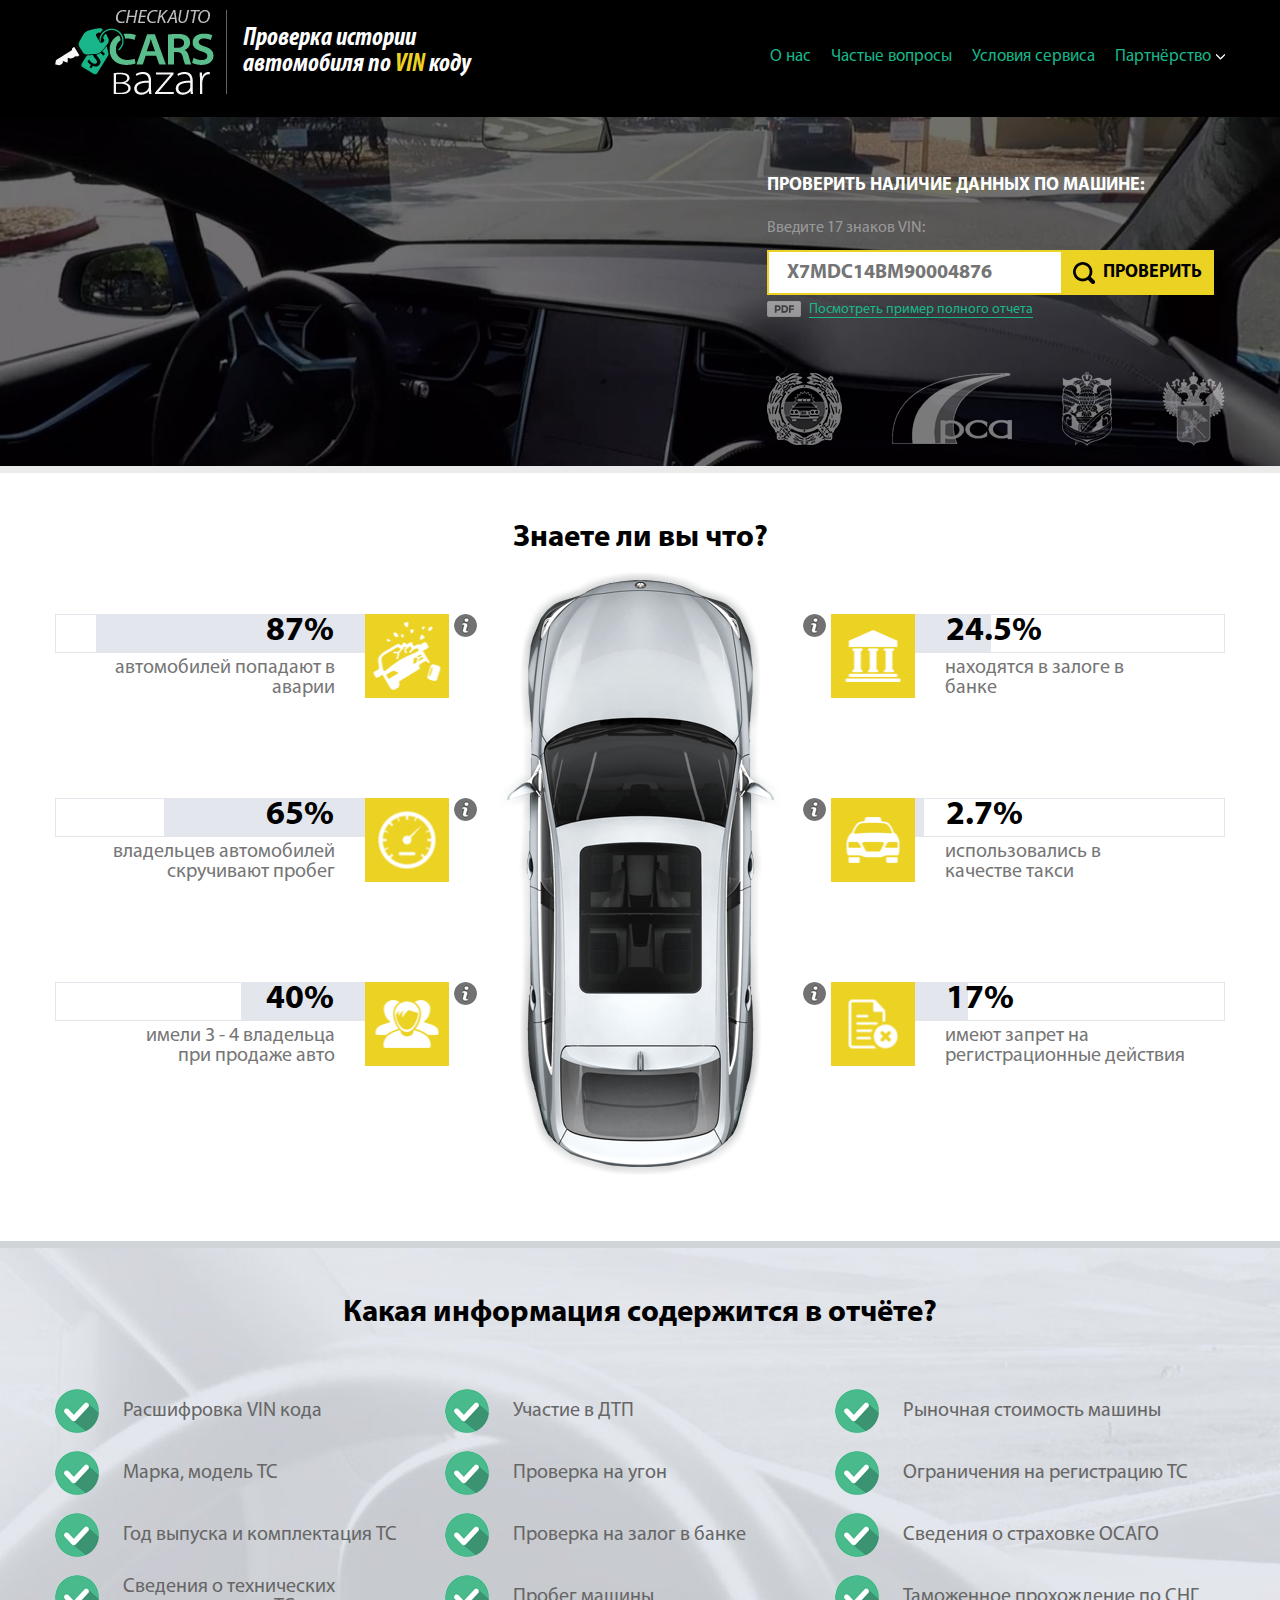
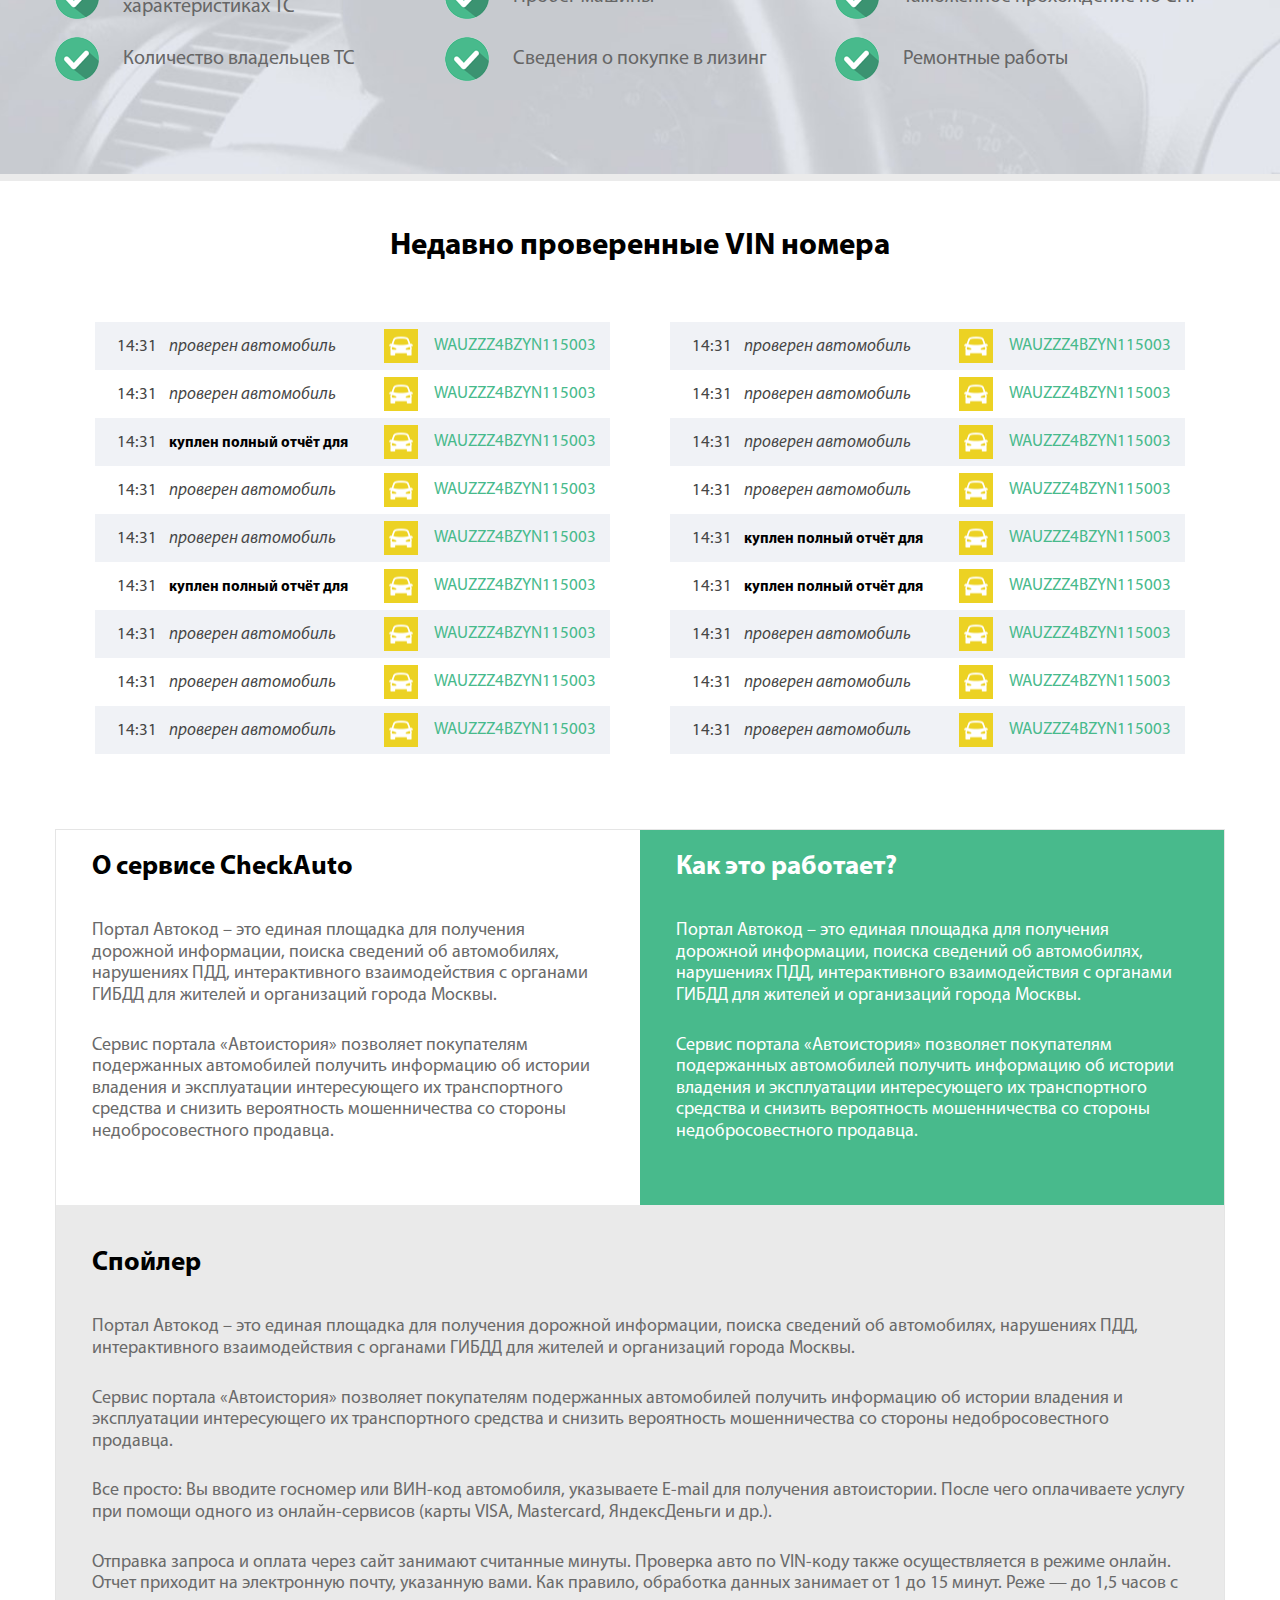
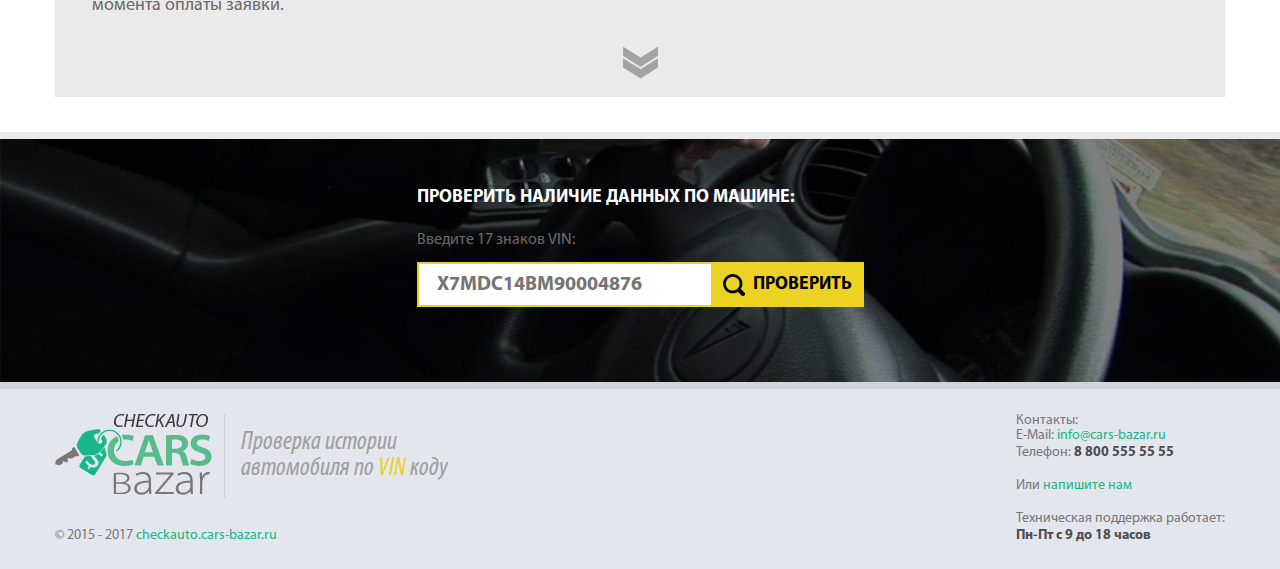
<file: index.html>
<!DOCTYPE html>
<html lang="ru">
	<head>
		<meta charset="utf-8">
		<meta name="viewport" content="width=device-width, initial-scale=1.0, maximum-scale=1.0, user-scalable=no">
		<meta name="description" content="Проверка истории автомобиля по VIN коду">
		<link rel="stylesheet" href="css/reset.css">
		<link rel="stylesheet" href="css/main.css">
		<title>CheckAuto Cars Bazar</title>
	</head>
	<body>
		<div class="modal-window">
			<div class="modal-window-wrapper">
				<div class="close-button">
					<i class="icon icon-close"></i>
				</div>
				<div id="modal1" class="modal-window-full-report">
					<div class="modal-window-content">
						<div class="vin-full-report">
							<h3 class="modal-window-title">Получен полный отчёт по VIN коду - Z8NBBUJ32BS024566</h3>
							<div class="modal-window-container">
								<div class="buttons-wrapper">
									<a class="button print" href="#">Распечатать</a>
									<a class="button pdf" href="#">Сохранить в PDF</a>
								</div>
								<h5 class="report-data-category">Общие сведения об автомобиле</h5>
								<ul class="vin-report-list">
									<li class="vin-report-data">
										<span class="vin-report-data-title">VIN</span>
										<span class="vin-report-data-value">Z8NBBUJ32BS024566</span>
									</li>
									<li class="vin-report-data">
										<span class="vin-report-data-title">Модель</span>
										<span class="vin-report-data-value">Honda Civic</span>
									</li>
									<li class="vin-report-data">
										<span class="vin-report-data-title">Год производства</span>
										<span class="vin-report-data-value">2008</span>
									</li>
									<li class="vin-report-data">
										<span class="vin-report-data-title">Объем двигателя</span>
										<span class="vin-report-data-value">1799 куб. см.</span>
									</li>
									<li class="vin-report-data">
										<span class="vin-report-data-title">Мощность двигателя</span>
										<span class="vin-report-data-value">133 л.с. / 98 кВт</span>
									</li>
									<li class="vin-report-data">
										<span class="vin-report-data-title">Цвет</span>
										<span class="vin-report-data-value">Серый</span>
									</li>
									<li class="vin-report-data">
										<span class="vin-report-data-title">Комплектация</span>
										<span class="vin-report-data-value">Седан</span>
									</li>
								</ul>
								<h5 class="report-data-category">Данные таможни</h5>
								<ul class="vin-report-list">
									<li class="vin-report-data">
										<span class="vin-report-data-title">Дата декларации</span>
										<span class="vin-report-data-value">2008/10/06</span>
									</li>
									<li class="vin-report-data">
										<span class="vin-report-data-title">Страна вывоз</span>
										<span class="vin-report-data-value">Турция</span>
									</li>
								</ul>
								<h5 class="report-data-category">Данные ОСАГО</h5>
								<ul class="vin-report-list">
									<li class="vin-report-data">
										<span class="vin-report-data-title">Дата запроса действительности полиса</span>
										<span class="vin-report-data-value">2008/10/06</span>
									</li>
									<li class="vin-report-data">
										<span class="vin-report-data-title">Серия договора</span>
										<span class="vin-report-data-value">ЕЕЕ</span>
									</li>
									<li class="vin-report-data">
										<span class="vin-report-data-title">Номер договора</span>
										<span class="vin-report-data-value">0385473973</span>
									</li>
									<li class="vin-report-data">
										<span class="vin-report-data-title">Ограничения лиц допущенных к управлению ТС</span>
										<span class="vin-report-data-value">С ограничениями</span>
									</li>
									<li class="vin-report-data">
										<span class="vin-report-data-title">Страховая компания</span>
										<span class="vin-report-data-value">РЕСО-гарантия</span>
									</li>
									<li class="vin-report-data">
										<span class="vin-report-data-title">Примерная стоимость ОСАГО на 1 год</span>
										<span class="vin-report-data-value">
											10570 рублей
											<a class="button" href="http://cars-bazar.ru/uslugi/osago/" target="_blank">Купить ОСАГО</a>
										</span>
									</li>
								</ul>
								<h5 class="report-data-category">Пробег автомобиля</h5>
								<ul class="vin-report-list">
									<li class="vin-report-data">
										<span class="vin-report-data-title">Значение</span>
										<span class="vin-report-data-value">Данные не зафиксированы</span>
									</li>
								</ul>
								<h5 class="report-data-category">Сведения об участии в ДТП</h5>
								<ul class="vin-report-list">
									<li class="vin-report-data">
										<span class="vin-report-data-value single">Данные об участии в ДТП не найдены</span>
									</li>
									<li class="vin-report-data">
										<span class="vin-report-data-hint">
											Мы не смогли найти факты, которые указывают на наличие ДТП.<br>
											Тем не менее, это не означает, что данный автомобиль НЕ УЧАСТВОВАЛ в ДТП
										</span>
									</li>
								</ul>
								<h5 class="report-data-category">Количество владельцев</h5>
								<ul class="vin-report-list">
									<li class="vin-report-data">
										<span class="vin-report-data-title">Владельцев</span>
										<span class="vin-report-data-value">4</span>
									</li>
								</ul>
								<h5 class="report-data-category">История регистрационных действий</h5>
								<ul class="vin-report-list">
									<li class="vin-report-data">
										<span class="vin-report-data-title">Дата последней операции</span>
										<span class="vin-report-data-value">2008-11-11</span>
									</li>
									<li class="vin-report-data">
										<span class="vin-report-data-title">Дата последней операции</span>
										<span class="vin-report-data-value">2014-05-02</span>
									</li>
									<li class="vin-report-data">
										<span class="vin-report-data-title">Дата последней операции</span>
										<span class="vin-report-data-value">2015-10-08</span>
									</li>
									<li class="vin-report-data">
										<span class="vin-report-data-title">Дата последней операции</span>
										<span class="vin-report-data-value">2015-10-08</span>
									</li>
								</ul>
								<h5 class="report-data-category">Информация о розыске ТС, в системе МВД России</h5>
								<ul class="vin-report-list">
									<li class="vin-report-data">
										<span class="vin-report-data-value single">ГИБДД подтвердило, что автомобиль не числится в угоне</span>
									</li>
								</ul>
								<h5 class="report-data-category">Информация о наложении ограничений в Госавтоинспекции на ТС</h5>
								<ul class="vin-report-list">
									<li class="vin-report-data">
										<span class="vin-report-data-value single">Ограничений нет (проверено в ГИБДД)</span>
									</li>
								</ul>
								<h5 class="report-data-category">Утилизация</h5>
								<ul class="vin-report-list">
									<li class="vin-report-data">
										<span class="vin-report-data-value single">Автомобиль не был утилизирован (Проверено в ГИБДД)</span>
									</li>
								</ul>
								<h5 class="report-data-category">Использование автомобиля в качестве такси</h5>
								<ul class="vin-report-list">
									<li class="vin-report-data">
										<span class="vin-report-data-value single">На автомобиль не выдавалась лицензия на такси</span>
									</li>
								</ul>
								<h5 class="report-data-category">Информация о нахождении в залоге у банков</h5>
								<ul class="vin-report-list">
									<li class="vin-report-data">
										<span class="vin-report-data-title">Дата регистрации</span>
										<span class="vin-report-data-value">5.10.2015</span>
									</li>
									<li class="vin-report-data">
										<span class="vin-report-data-title">Номер уведомления</span>
										<span class="vin-report-data-value">2015-000-953173-757</span>
									</li>
									<li class="vin-report-data">
										<span class="vin-report-data-title">Имущество</span>
										<span class="vin-report-data-value">VIN: NLAFD75308W072210</span>
									</li>
									<li class="vin-report-data">
										<span class="vin-report-data-title">Залогодержатель</span>
										<span class="vin-report-data-value">Иванов Иван Иванович (02.04.1992)</span>
									</li>
									<li class="vin-report-data">
										<span class="vin-report-data-title">Залогодатель</span>
										<span class="vin-report-data-value">Банк СОЮЗ (акционерное общество)</span>
									</li>
								</ul>
								<div class="buttons-wrapper">
									<a class="button print" href="#">Распечатать</a>
									<a class="button pdf" href="#">Сохранить в PDF</a>
								</div>
							</div>
						</div>
					</div>
				</div>
				<div id="modal2" class="modal-window-notification">
					<div class="modal-window-content">
						<div class="payment-notification">
							<h3 class="modal-window-title">Оплата прошла успешно</h3>
							<div class="modal-window-container">
								<span class="modal-window-text">Ваш отчёт по VIN коду - Z8NBBUJ32BS024566 подготавливается.</span>
								<span class="modal-window-text">Пожалуйста подождите, обычно это занимает не более 45 секунд.</span>
							</div>
						</div>
						<div class="payment-status">
							<div class="modal-window-container">
								<div class="payment-status-icon">
									<i class="icon icon-timer"></i>
								</div>
							</div>
						</div>
					</div>
				</div>
				<div id="modal3" class="modal-window-contact">
					<div class="modal-window-content">
						<div class="contact-form">
							<h3 class="modal-window-title">Задайте вопрос</h3>
							<div class="modal-window-container">
								<span class="modal-window-text">С вами свяжутся в течении рабочего дня</span>
								<form name="contact-form" method="POST">
									<input name="name" class="text-input" placeholder="Введите ваше Имя*" type="text" required>
									<input name="email" class="text-input" placeholder="Введите ваш E-Mail*" type="text" required>
									<input name="phone" class="text-input" placeholder="Введите ваш Телефон*" type="text" pattern="^((8|\+7)[\- ]?)?(\(?\d{3}\)?[\- ]?)?[\d\- ]{7,10}$" required>
									<textarea name="message" class="text-input" rows="3" required></textarea>
									<input class="button" value="Отправить" type="submit">
								</form>
								<span class="modal-window-text">Ваши данные не передаются третьим лицам</span>
							</div>
						</div>
					</div>
				</div>
			</div>
			<div class="modal-window-overlay"></div>
		</div>

		<header class="header">
			<div class="container">
				<a class="site-logo" href="index.html">
					<img src="img/site_logo.png" alt="">
				</a>
				<h2 class="site-description">
					Проверка истории<br>
					автомобиля по <span>VIN</span> коду
				</h2>
				<nav class="site-nav">
					<div class="menu-button">
						<i class="icon icon-hamburger"></i>
					</div>
					<ul class="site-nav-menu">
						<li class="site-nav-menu-item">
							<a href="#about">О нас</a>
						</li>
						<li class="site-nav-menu-item">
							<a href="faq.html">Частые вопросы</a>
						</li>
						<li class="site-nav-menu-item">
							<a href="conditions.html">Условия сервиса</a>
						</li>
						<li class="site-nav-menu-item dropdown">
							<a href="partnership.html">Партнёрство</a>
							<ul class="dropdown-menu">
								<li class="dropdown-menu-item">
									<a href="partnership1.html">Ссылка 1</a>
								</li>
								<li class="dropdown-menu-item">
									<a href="partnership2.html">Ссылка 2</a>
								</li>
								<li class="dropdown-menu-item">
									<a href="partnership3.html">Ссылка 3</a>
								</li>
								<li class="dropdown-menu-item">
									<a href="partnership4.html">Ссылка 4</a>
								</li>
							</ul>
						</li>
					</ul>
				</nav>
			</div>
		</header>
		<section class="main">
			<div class="container">
				<div class="check-form">
					<h5 class="form-title">Проверить наличие данных по машине:</h5>
					<span class="input-hint">Введите 17 знаков VIN:</span>
					<form action="report.html">
						<input name="vin" class="text-input" placeholder="X7MDC14BM90004876" type="text" maxlength="17" required>
						<input class="button search" value="Проверить" type="submit">
					</form>
					<div class="view-report">
						<i class="icon icon-pdf"></i>
						<a class="link open-modal" data-modal="#modal1" href="#">
							Посмотреть пример полного отчета
						</a>
					</div>
					<ul class="check-categories">
						<li class="check-category">
							<i class="icon icon-gibdd"></i>
							<h6 class="check-category-title">ГИБДД</h6>
						</li>
						<li class="check-category">
							<i class="icon icon-rsa"></i>
							<h6 class="check-category-title">РСА</h6>
						</li>
						<li class="check-category">
							<i class="icon icon-fnp"></i>
							<h6 class="check-category-title">ФНП</h6>
						</li>
						<li class="check-category">
							<i class="icon icon-fts"></i>
							<h6 class="check-category-title">ФТС</h6>
						</li>
					</ul>
				</div>
			</div>
		</section>
		<section class="facts">
			<div class="container">
				<h2 class="section-title">Знаете ли вы что?</h2>
				<div class="facts-list left">
					<div class="fact clearfix">
						<div class="fact-info">
							<div class="fact-percent">87%</div>
							<span class="fact-text">автомобилей попадают в аварии</span>
						</div>
						<div class="fact-icon">
							<i class="icon icon-crash"></i>
						</div>
						<div class="fact-description">
							<i class="icon icon-info"></i>
							<div class="fact-tooltip">
								<h3>Знаете ли Вы что...</h3>
								<p>87% автомобилей попадают в аварии, при этом около половины автомобилей не подлегают ремонту. Не смотря на такую ситуацию в продаже более 60% автомобилей обозначены как безаварийные</p>
							</div>
						</div>
					</div>
					<div class="fact left clearfix">
						<div class="fact-info">
							<div class="fact-percent">65%</div>
							<span class="fact-text">владельцев автомобилей скручивают пробег</span>
						</div>
						<div class="fact-icon">
							<i class="icon icon-speed"></i>
						</div>
						<div class="fact-description">
							<i class="icon icon-info"></i>
							<div class="fact-tooltip">
								<h3>Знаете ли Вы что...</h3>
								<p>87% автомобилей попадают в аварии, при этом около половины автомобилей не подлегают ремонту. Не смотря на такую ситуацию в продаже более 60% автомобилей обозначены как безаварийные</p>
							</div>
						</div>
					</div>
					<div class="fact left clearfix">
						<div class="fact-info">
							<div class="fact-percent">40%</div>
							<span class="fact-text">имели 3 - 4 владельца при продаже авто</span>
						</div>
						<div class="fact-icon">
							<i class="icon icon-people"></i>
						</div>
						<div class="fact-description">
							<i class="icon icon-info"></i>
							<div class="fact-tooltip">
								<h3>Знаете ли Вы что...</h3>
								<p>87% автомобилей попадают в аварии, при этом около половины автомобилей не подлегают ремонту. Не смотря на такую ситуацию в продаже более 60% автомобилей обозначены как безаварийные</p>
							</div>
						</div>
					</div>
				</div>
				<div class="facts-list right">
					<div class="fact clearfix">
						<div class="fact-info">
							<div class="fact-percent">24.5%</div>
							<span class="fact-text">находятся в залоге в банке</span>
						</div>
						<div class="fact-icon">
							<i class="icon icon-bank"></i>
						</div>
						<div class="fact-description">
							<i class="icon icon-info"></i>
							<div class="fact-tooltip">
								<h3>Знаете ли Вы что...</h3>
								<p>87% автомобилей попадают в аварии, при этом около половины автомобилей не подлегают ремонту. Не смотря на такую ситуацию в продаже более 60% автомобилей обозначены как безаварийные</p>
							</div>
						</div>
					</div>
					<div class="fact left clearfix">
						<div class="fact-info">
							<div class="fact-percent">2.7%</div>
							<span class="fact-text">использовались в качестве такси</span>
						</div>
						<div class="fact-icon">
							<i class="icon icon-taxi"></i>
						</div>
						<div class="fact-description">
							<i class="icon icon-info"></i>
							<div class="fact-tooltip">
								<h3>Знаете ли Вы что...</h3>
								<p>87% автомобилей попадают в аварии, при этом около половины автомобилей не подлегают ремонту. Не смотря на такую ситуацию в продаже более 60% автомобилей обозначены как безаварийные</p>
							</div>
						</div>
					</div>
					<div class="fact left clearfix">
						<div class="fact-info">
							<div class="fact-percent">17%</div>
							<span class="fact-text">имеют запрет на регистрационные действия</span>
						</div>
						<div class="fact-icon">
							<i class="icon icon-interdict"></i>
						</div>
						<div class="fact-description">
							<i class="icon icon-info"></i>
							<div class="fact-tooltip">
								<h3>Знаете ли Вы что...</h3>
								<p>87% автомобилей попадают в аварии, при этом около половины автомобилей не подлегают ремонту. Не смотря на такую ситуацию в продаже более 60% автомобилей обозначены как безаварийные</p>
							</div>
						</div>
					</div>
				</div>
			</div>
		</section>
		<section class="report-info">
			<div class="container">
				<h2 class="section-title">Какая информация содержится в отчёте?</h2>
				<ul class="report-info-list">
					<li class="report-info-list-item">
						<span>Расшифровка VIN кода</span>
					</li>
					<li class="report-info-list-item">
						<span>Марка, модель ТС</span>
					</li>
					<li class="report-info-list-item">
						<span>Год выпуска и комплектация ТС</span>
					</li>
					<li class="report-info-list-item">
						<span>Сведения о технических характеристиках ТС</span>
					</li>
					<li class="report-info-list-item">
						<span>Количество владельцев ТС</span>
					</li>
				</ul>
				<ul class="report-info-list">
					<li class="report-info-list-item">
						<span>Участие в ДТП</span>
					</li>
					<li class="report-info-list-item">
						<span>Проверка на угон</span>
					</li>
					<li class="report-info-list-item">
						<span>Проверка на залог в банке</span>
					</li>
					<li class="report-info-list-item">
						<span>Пробег машины</span>
					</li>
					<li class="report-info-list-item">
						<span>Сведения о покупке в лизинг</span>
					</li>
				</ul>
				<ul class="report-info-list">
					<li class="report-info-list-item">
						<span>Рыночная стоимость машины</span>
					</li>
					<li class="report-info-list-item">
						<span>Ограничения на регистрацию ТС</span>
					</li>
					<li class="report-info-list-item">
						<span>Сведения о страховке ОСАГО</span>
					</li>
					<li class="report-info-list-item">
						<span>Таможенное прохождение по СНГ</span>
					</li>
					<li class="report-info-list-item">
						<span>Ремонтные работы</span>
					</li>
				</ul>
			</div>
		</section>
		<section class="recent-numbers">
			<div class="container">
				<h2 class="section-title">Недавно проверенные VIN номера</h2>
				<ul class="recent-numbers-list">
					<li class="recent-number">
						<div class="check-info">
							<span class="check-time">14:31</span>
							<span class="check-category">проверен автомобиль</span>
						</div>
						<div class="check-number">
							<div class="check-icon">
								<i class="icon icon-car"></i>
							</div>
							<a class="link" href="#">WAUZZZ4BZYN115003</a>
						</div>
					</li>
					<li class="recent-number">
						<div class="check-info">
							<span class="check-time">14:31</span>
							<span class="check-category">проверен автомобиль</span>
						</div>
						<div class="check-number">
							<div class="check-icon">
								<i class="icon icon-car"></i>
							</div>
							<a class="link" href="#">WAUZZZ4BZYN115003</a>
						</div>
					</li>
					<li class="recent-number">
						<div class="check-info">
							<span class="check-time">14:31</span>
							<span class="check-category purchased">куплен полный отчёт для</span>
						</div>
						<div class="check-number">
							<div class="check-icon">
								<i class="icon icon-car"></i>
							</div>
							<a class="link" href="#">WAUZZZ4BZYN115003</a>
						</div>
					</li>
					<li class="recent-number">
						<div class="check-info">
							<span class="check-time">14:31</span>
							<span class="check-category">проверен автомобиль</span>
						</div>
						<div class="check-number">
							<div class="check-icon">
								<i class="icon icon-car"></i>
							</div>
							<a class="link" href="#">WAUZZZ4BZYN115003</a>
						</div>
					</li>
					<li class="recent-number">
						<div class="check-info">
							<span class="check-time">14:31</span>
							<span class="check-category">проверен автомобиль</span>
						</div>
						<div class="check-number">
							<div class="check-icon">
								<i class="icon icon-car"></i>
							</div>
							<a class="link" href="#">WAUZZZ4BZYN115003</a>
						</div>
					</li>
					<li class="recent-number">
						<div class="check-info">
							<span class="check-time">14:31</span>
							<span class="check-category purchased">куплен полный отчёт для</span>
						</div>
						<div class="check-number">
							<div class="check-icon">
								<i class="icon icon-car"></i>
							</div>
							<a class="link" href="#">WAUZZZ4BZYN115003</a>
						</div>
					</li>
					<li class="recent-number">
						<div class="check-info">
							<span class="check-time">14:31</span>
							<span class="check-category">проверен автомобиль</span>
						</div>
						<div class="check-number">
							<div class="check-icon">
								<i class="icon icon-car"></i>
							</div>
							<a class="link" href="#">WAUZZZ4BZYN115003</a>
						</div>
					</li>
					<li class="recent-number">
						<div class="check-info">
							<span class="check-time">14:31</span>
							<span class="check-category">проверен автомобиль</span>
						</div>
						<div class="check-number">
							<div class="check-icon">
								<i class="icon icon-car"></i>
							</div>
							<a class="link" href="#">WAUZZZ4BZYN115003</a>
						</div>
					</li>
					<li class="recent-number">
						<div class="check-info">
							<span class="check-time">14:31</span>
							<span class="check-category">проверен автомобиль</span>
						</div>
						<div class="check-number">
							<div class="check-icon">
								<i class="icon icon-car"></i>
							</div>
							<a class="link" href="#">WAUZZZ4BZYN115003</a>
						</div>
					</li>
				</ul>
				<ul class="recent-numbers-list">
					<li class="recent-number">
						<div class="check-info">
							<span class="check-time">14:31</span>
							<span class="check-category">проверен автомобиль</span>
						</div>
						<div class="check-number">
							<div class="check-icon">
								<i class="icon icon-car"></i>
							</div>
							<a class="link" href="#">WAUZZZ4BZYN115003</a>
						</div>
					</li>
					<li class="recent-number">
						<div class="check-info">
							<span class="check-time">14:31</span>
							<span class="check-category">проверен автомобиль</span>
						</div>
						<div class="check-number">
							<div class="check-icon">
								<i class="icon icon-car"></i>
							</div>
							<a class="link" href="#">WAUZZZ4BZYN115003</a>
						</div>
					</li>
					<li class="recent-number">
						<div class="check-info">
							<span class="check-time">14:31</span>
							<span class="check-category">проверен автомобиль</span>
						</div>
						<div class="check-number">
							<div class="check-icon">
								<i class="icon icon-car"></i>
							</div>
							<a class="link" href="#">WAUZZZ4BZYN115003</a>
						</div>
					</li>
					<li class="recent-number">
						<div class="check-info">
							<span class="check-time">14:31</span>
							<span class="check-category">проверен автомобиль</span>
						</div>
						<div class="check-number">
							<div class="check-icon">
								<i class="icon icon-car"></i>
							</div>
							<a class="link" href="#">WAUZZZ4BZYN115003</a>
						</div>
					</li>
					<li class="recent-number">
						<div class="check-info">
							<span class="check-time">14:31</span>
							<span class="check-category purchased">куплен полный отчёт для</span>
						</div>
						<div class="check-number">
							<div class="check-icon">
								<i class="icon icon-car"></i>
							</div>
							<a class="link" href="#">WAUZZZ4BZYN115003</a>
						</div>
					</li>
					<li class="recent-number">
						<div class="check-info">
							<span class="check-time">14:31</span>
							<span class="check-category purchased">куплен полный отчёт для</span>
						</div>
						<div class="check-number">
							<div class="check-icon">
								<i class="icon icon-car"></i>
							</div>
							<a class="link" href="#">WAUZZZ4BZYN115003</a>
						</div>
					</li>
					<li class="recent-number">
						<div class="check-info">
							<span class="check-time">14:31</span>
							<span class="check-category">проверен автомобиль</span>
						</div>
						<div class="check-number">
							<div class="check-icon">
								<i class="icon icon-car"></i>
							</div>
							<a class="link" href="#">WAUZZZ4BZYN115003</a>
						</div>
					</li>
					<li class="recent-number">
						<div class="check-info">
							<span class="check-time">14:31</span>
							<span class="check-category">проверен автомобиль</span>
						</div>
						<div class="check-number">
							<div class="check-icon">
								<i class="icon icon-car"></i>
							</div>
							<a class="link" href="#">WAUZZZ4BZYN115003</a>
						</div>
					</li>
					<li class="recent-number">
						<div class="check-info">
							<span class="check-time">14:31</span>
							<span class="check-category">проверен автомобиль</span>
						</div>
						<div class="check-number">
							<div class="check-icon">
								<i class="icon icon-car"></i>
							</div>
							<a class="link" href="#">WAUZZZ4BZYN115003</a>
						</div>
					</li>
				</ul>
			</div>
		</section>
		<section id="about" class="about">
			<div class="container">
				<div class="section-blocks-wrapper clearfix">
					<section class="section-block half">
						<h2 class="section-title">О сервисе CheckAuto</h2>
						<p class="main-text">Портал Автокод – это единая площадка для получения дорожной информации, поиска сведений об автомобилях, нарушениях ПДД, интерактивного взаимодействия с органами ГИБДД для жителей и организаций города Москвы.</p>
						<p class="main-text">Сервис портала «Автоистория» позволяет покупателям подержанных автомобилей получить информацию об истории владения и эксплуатации интересующего их транспортного средства и снизить вероятность мошенничества со стороны недобросовестного продавца.</p>
					</section>
					<section class="section-block invert half">
						<h2 class="section-title">Как это работает?</h2>
						<p class="main-text">Портал Автокод – это единая площадка для получения дорожной информации, поиска сведений об автомобилях, нарушениях ПДД, интерактивного взаимодействия с органами ГИБДД для жителей и организаций города Москвы.</p>
						<p class="main-text">Сервис портала «Автоистория» позволяет покупателям подержанных автомобилей получить информацию об истории владения и эксплуатации интересующего их транспортного средства и снизить вероятность мошенничества со стороны недобросовестного продавца.</p>
					</section>
					<section class="section-block spoiler">
						<h1 class="section-title">Спойлер</h1>
						<p class="main-text">Портал Автокод – это единая площадка для получения дорожной информации, поиска сведений об автомобилях, нарушениях ПДД, интерактивного взаимодействия с органами ГИБДД для жителей и организаций города Москвы.</p>
						<p class="main-text">Сервис портала «Автоистория» позволяет покупателям подержанных автомобилей получить информацию об истории владения и эксплуатации интересующего их транспортного средства и снизить вероятность мошенничества со стороны недобросовестного продавца.</p>
						<p class="main-text">Вcе просто: Вы вводите госномер или ВИН-код автомобиля, указываете E-mail для получения автоистории. После чего оплачиваете услугу при помощи одного из онлайн-сервисов (карты VISA, Mastercard, ЯндексДеньги и др.).</p>
						<p class="main-text">Отправка запроса и оплата через сайт занимают считанные минуты. Проверка авто по VIN-коду также осуществляется в режиме онлайн. Отчет приходит на электронную почту, указанную вами. Как правило, обработка данных занимает от 1 до 15 минут. Реже — до 1,5 часов с момента оплаты заявки.</p>
						<div class="spoiler-button">
							<i class="icon icon-down-arrows"></i>
						</div>
						<div class="spoiler-content">
							<p class="main-text">Портал Автокод – это единая площадка для получения дорожной информации, поиска сведений об автомобилях, нарушениях ПДД, интерактивного взаимодействия с органами ГИБДД для жителей и организаций города Москвы.</p>
							<p class="main-text">Сервис портала «Автоистория» позволяет покупателям подержанных автомобилей получить информацию об истории владения и эксплуатации интересующего их транспортного средства и снизить вероятность мошенничества со стороны недобросовестного продавца.</p>
						</div>
					</section>
				</div>
			</div>
		</section>
		<section class="check">
			<div class="container">
				<div class="check-form">
					<h5 class="form-title">Проверить наличие данных по машине:</h5>
					<span class="input-hint">Введите 17 знаков VIN:</span>
					<form action="report.html">
						<input name="vin" class="text-input" placeholder="X7MDC14BM90004876" type="text" maxlength="17" required>
						<input class="button search" value="Проверить" type="submit">
					</form>
				</div>
			</div>
		</section>
		<footer class="footer">
			<div class="container">
				<div class="footer-left clearfix">
					<a class="site-logo" href="index.html">
						<img src="img/site_logo_dark.png" alt="">
					</a>
					<h2 class="site-description">
						Проверка истории<br>
						автомобиля по <span>VIN</span> коду
					</h2>
				</div>
				<div class="footer-right">
					<span>Контакты:</span>
					<ul class="contact-info">
						<li class="contact-info-item">
							E-Mail:
							<a class="link" href="mailto:info@cars-bazar.ru">info@cars-bazar.ru</a>
						</li>
						<li class="contact-info-item">
							Телефон:
							<span>8 800 555 55 55</span>
						</li>
						<li class="contact-info-item">
							Или
							<a class="link open-modal" data-modal="#modal3" href="#">напишите нам</a>
						</li>
						<li class="contact-info-item">
							Техническая поддержка работает:
							<span>Пн-Пт с 9 до 18 часов</span>
						</li>
					</ul>
				</div>
				<span class="copyright">
					© 2015 - 2017
					<a class="link" href="index.html">checkauto.cars-bazar.ru</a>
				</span>
			</div>
		</footer>

		<script src="https://ajax.googleapis.com/ajax/libs/jquery/1.12.4/jquery.min.js"></script>
		<script src="vendor/jquery.inputmask.bundle.min.js"></script>
		<script src="js/main.js"></script>
		<script src="js/lastvins.js"></script>
	</body>
</html>
</file>
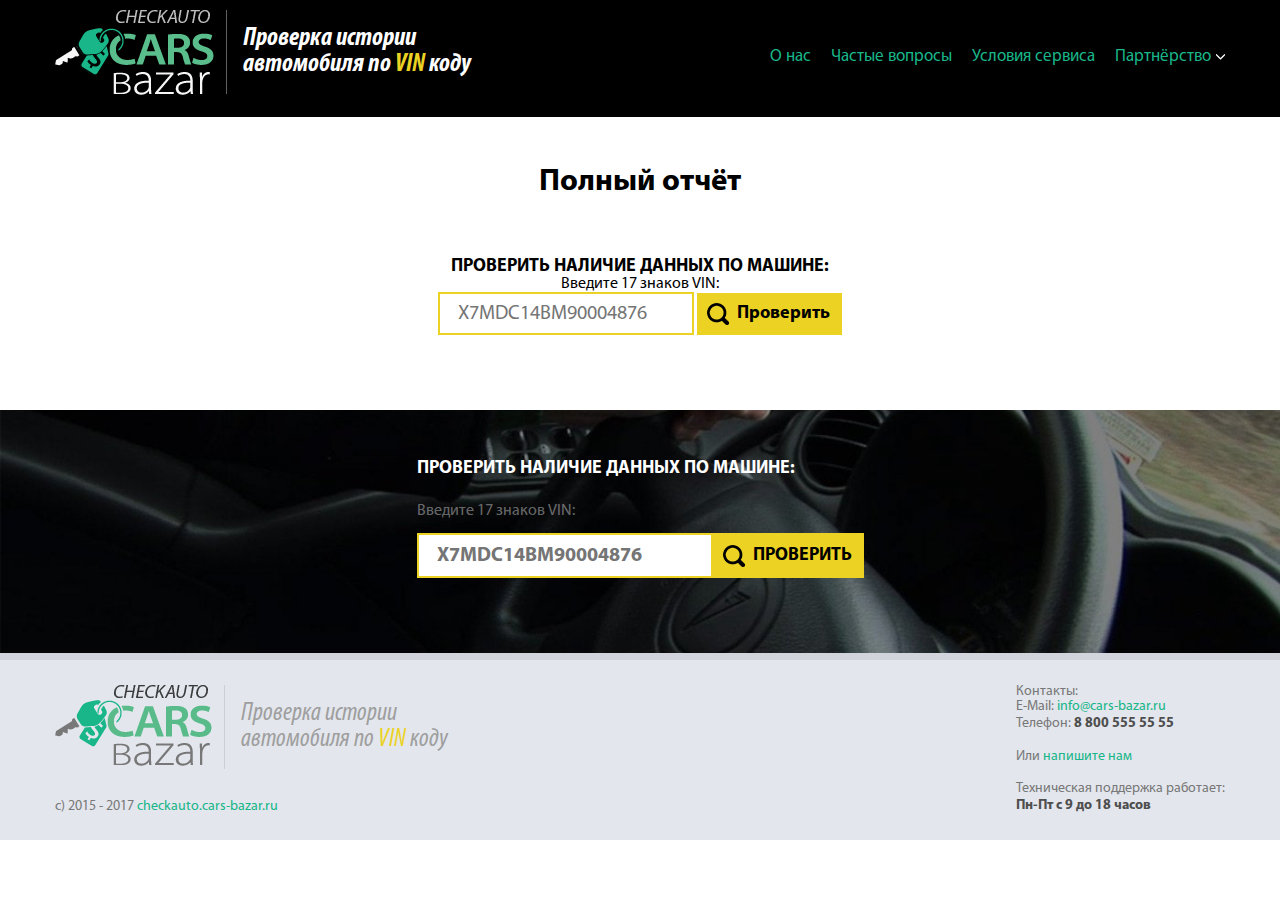
<file: admin/index.html>
<!DOCTYPE html>
<html lang="ru">
	<head>
		<meta charset="utf-8">
		<meta name="viewport" content="width=device-width, initial-scale=1.0, maximum-scale=1.0, user-scalable=no">
		<meta name="description" content="Проверка истории автомобиля по VIN коду">
		<link rel="stylesheet" href="../css/reset.css">
		<link rel="stylesheet" href="../css/main.css">
		<title>CheckAuto Cars Bazar::Manager Mode</title>
	</head>
	<body>
		<div class="modal-window">
			<div class="modal-window-wrapper">
				<div class="close-button">
					<i class="icon icon-close"></i>
				</div>
				<div id="modal1" class="modal-window-full-report">
					<div class="modal-window-content">
						<div class="vin-full-report">
							<h3 class="modal-window-title"></h3>
							<div class="modal-window-container">
								<div class="buttons-wrapper">
									<a class="button print" href="#">Распечатать</a>
									<a class="button pdf" href="#">Сохранить в PDF</a>
								</div>
								<div class="vin-full-report-container">
									<h5 class="report-data-category">Общие сведения об автомобиле</h5>
									<ul class="vin-report-list">
										<li class="vin-report-data">
											<span class="vin-report-data-title">VIN</span>
											<span class="vin-report-data-value vechile-vin"></span>
										</li>
										<li class="vin-report-data">
											<span class="vin-report-data-title">Модель</span>
											<span class="vin-report-data-value vechile-model">Honda Civic</span>
										</li>
										<li class="vin-report-data">
											<span class="vin-report-data-title">Год производства</span>
											<span class="vin-report-data-value vechile-year">2008</span>
										</li>
										<li class="vin-report-data">
											<span class="vin-report-data-title">Объем двигателя</span>
											<span class="vin-report-data-value vechile-volume">1799 куб. см.</span>
										</li>
										<li class="vin-report-data">
											<span class="vin-report-data-title">Мощность двигателя</span>
											<span class="vin-report-data-value vechile-power">133 л.с. / 98 кВт</span>
										</li>
										<li class="vin-report-data">
											<span class="vin-report-data-title">Цвет</span>
											<span class="vin-report-data-value vechile-color">Серый</span>
										</li>
										<li class="vin-report-data">
											<span class="vin-report-data-title">Комплектация</span>
											<span class="vin-report-data-value vechile-complect">Седан</span>
										</li>
									</ul>
									<h5 class="report-data-category">Данные таможни</h5>
									<ul class="vin-report-list">
										<li class="vin-report-data">
											<span class="vin-report-data-title">Дата декларации</span>
											<span class="vin-report-data-value vechile-customs-year">2008/10/06</span>
										</li>
										<li class="vin-report-data">
											<span class="vin-report-data-title">Страна вывоз</span>
											<span class="vin-report-data-value vechile-customs-country">Турция</span>
										</li>
									</ul>
									<h5 class="report-data-category">Данные ОСАГО</h5>
									<ul class="vin-report-list">
										<li class="vin-report-data">
											<span class="vin-report-data-title">Дата запроса действительности полиса</span>
											<span class="vin-report-data-value osago-year">2008/10/06</span>
										</li>
										<li class="vin-report-data">
											<span class="vin-report-data-title">Серия договора</span>
											<span class="vin-report-data-value osago-series">ЕЕЕ</span>
										</li>
										<li class="vin-report-data">
											<span class="vin-report-data-title">Номер договора</span>
											<span class="vin-report-data-value osago-number">0385473973</span>
										</li>
										<li class="vin-report-data">
											<span class="vin-report-data-title">Ограничения лиц допущенных к управлению ТС</span>
											<span class="vin-report-data-value osago-restricts">С ограничениями</span>
										</li>
										<li class="vin-report-data">
											<span class="vin-report-data-title">Страховая компания</span>
											<span class="vin-report-data-value osago-company">РЕСО-гарантия</span>
										</li>
										<li class="vin-report-data">
											<span class="vin-report-data-title">Примерная стоимость ОСАГО на 1 год</span>
											<span class="vin-report-data-value osago-price">
												10570 рублей
												<a class="button" href="http://cars-bazar.ru/uslugi/osago/" target="_blank">Купить ОСАГО</a>
											</span>
										</li>
									</ul>
									<h5 class="report-data-category">Пробег автомобиля</h5>
									<ul class="vin-report-list">
										<li class="vin-report-data">
											<span class="vin-report-data-title">Значение</span>
											<span class="vin-report-data-value vechile-longs">Данные не зафиксированы</span>
										</li>
									</ul>
									<h5 class="report-data-category">Сведения об участии в ДТП</h5>
									<ul class="vin-report-list">
										<li class="vin-report-data">
											<span class="vin-report-data-value single dtp">Данные об участии в ДТП не найдены</span>
										</li>
										<li class="vin-report-data dtp-list">

										</li>
									</ul>
									<h5 class="report-data-category">Количество владельцев</h5>
									<ul class="vin-report-list">
										<li class="vin-report-data">
											<span class="vin-report-data-title">Владельцев</span>
											<span class="vin-report-data-value history-count">-</span>
										</li>
									</ul>
									<h5 class="report-data-category">История регистрационных действий</h5>
									<ul class="vin-report-list history-list">

									</ul>
									<h5 class="report-data-category">Информация о розыске ТС, в системе МВД России</h5>
									<ul class="vin-report-list">
										<li class="vin-report-data">
											<span class="vin-report-data-value single wanted">ГИБДД подтвердило, что автомобиль не числится в угоне</span>
										</li>
									</ul>
									<h5 class="report-data-category">Информация о наложении ограничений в Госавтоинспекции на ТС</h5>
									<ul class="vin-report-list">
										<li class="vin-report-data">
											<span class="vin-report-data-value single restrict">Ограничений нет (проверено в ГИБДД)</span>
										</li>
									</ul>
									<h5 class="report-data-category">Утилизация</h5>
									<ul class="vin-report-list">
										<li class="vin-report-data">
											<span class="vin-report-data-value single utilized">Автомобиль не был утилизирован (Проверено в ГИБДД)</span>
										</li>
									</ul>
									<h5 class="report-data-category">Использование автомобиля в качестве такси</h5>
									<ul class="vin-report-list">
										<li class="vin-report-data">
											<span class="vin-report-data-value single taxy">На автомобиль не выдавалась лицензия на такси</span>
										</li>
									</ul>
									<h5 class="report-data-category">Информация о нахождении в залоге у банков</h5>
									<ul class="vin-report-list zalog">
										<li class="vin-report-data">
											<span class="vin-report-data-title">Дата регистрации</span>
											<span class="vin-report-data-value zalog-date">5.10.2015</span>
										</li>
										<li class="vin-report-data">
											<span class="vin-report-data-title">Номер уведомления</span>
											<span class="vin-report-data-value zalog-number">2015-000-953173-757</span>
										</li>
										<li class="vin-report-data">
											<span class="vin-report-data-title">Имущество</span>
											<span class="vin-report-data-value zalog-value" >VIN: NLAFD75308W072210</span>
										</li>
										<li class="vin-report-data">
											<span class="vin-report-data-title">Залогодержатель</span>
											<span class="vin-report-data-value zalog-debitor">Иванов Иван Иванович (02.04.1992)</span>
										</li>
										<li class="vin-report-data">
											<span class="vin-report-data-title">Залогодатель</span>
											<span class="vin-report-data-value zalog-creditor">Банк СОЮЗ (акционерное общество)</span>
										</li>
									</ul>
								</div>
								<div class="buttons-wrapper">
									<a class="button print" href="#">Распечатать</a>
									<a class="button pdf" href="#">Сохранить в PDF</a>
								</div>
							</div>
						</div>
					</div>
				</div>
				<div id="modal2" class="modal-window-notification">
					<div class="modal-window-content">
						<div class="payment-notification">
							<h3 class="modal-window-title">Формируется отчет</h3>
							<div class="modal-window-container request-status">
								<span class="modal-window-text">Ваш отчёт по VIN коду - Z8NBBUJ32BS024566 подготавливается.</span>
								<span class="modal-window-text">Пожалуйста подождите, обычно это занимает не более 45 секунд.</span>
							</div>
						</div>
						<div class="payment-status">
							<div class="modal-window-container">
								<div class="payment-status-icon">
									<i class="icon icon-timer"></i>
								</div>
							</div>
						</div>
					</div>
				</div>
				<div id="modal3" class="modal-window-contact">
					<div class="modal-window-content">
						<div class="contact-form">
							<h3 class="modal-window-title">Задайте вопрос</h3>
							<div class="modal-window-container">
								<span class="modal-window-text">С вами свяжутся в течении рабочего дня</span>
								<form name="contact-form" method="POST">
									<input name="name" class="text-input" placeholder="Введите ваше Имя*" type="text" required>
									<input name="email" class="text-input" placeholder="Введите ваш E-Mail*" type="text" required>
									<input name="phone" class="text-input" placeholder="Введите ваш Телефон*" type="text" pattern="^((8|\+7)[\- ]?)?(\(?\d{3}\)?[\- ]?)?[\d\- ]{7,10}$" required>
									<textarea name="message" class="text-input" rows="3" required></textarea>
									<input class="button" value="Отправить" type="submit">
								</form>
								<span class="modal-window-text">Ваши данные не передаются третьим лицам</span>
							</div>
						</div>
					</div>
				</div>
			</div>
			<div class="modal-window-overlay"></div>
		</div>
		<a class="link open-modal" data-modal="#modal1" id="openreport" href="#"  style="display:none;">Посмотреть пример полного отчета</a>
		<a class="link open-modal" data-modal="#modal2" id="waitreport" href="#"  style="display:none;">Формируем отчет</a>
		<a class="link open-modal" data-modal="#modal3" id="successpayment" href="#"  style="display:none;">Оплата успешна</a>
		<header class="header">
			<div class="container">
				<a class="site-logo" href="../index.html">
					<img src="../img/site_logo.png" alt="">
				</a>
				<h2 class="site-description">
					Проверка истории<br>
					автомобиля по <span>VIN</span> коду
				</h2>
				<nav class="site-nav">
					<div class="menu-button">
						<i class="icon icon-hamburger"></i>
					</div>
					<ul class="site-nav-menu">
						<li class="site-nav-menu-item">
							<a href="../index.html#about">О нас</a>
						</li>
						<li class="site-nav-menu-item">
							<a href="../faq.html">Частые вопросы</a>
						</li>
						<li class="site-nav-menu-item">
							<a href="../conditions.html">Условия сервиса</a>
						</li>
						<li class="site-nav-menu-item dropdown">
							<a href="../partnership.html">Партнёрство</a>
							<ul class="dropdown-menu">
								<li class="dropdown-menu-item">
									<a href="../partnership1.html">Ссылка 1</a>
								</li>
								<li class="dropdown-menu-item">
									<a href="../partnership2.html">Ссылка 2</a>
								</li>
								<li class="dropdown-menu-item">
									<a href="../partnership3.html">Ссылка 3</a>
								</li>
								<li class="dropdown-menu-item">
									<a href="../partnership4.html">Ссылка 4</a>
								</li>
							</ul>
						</li>
					</ul>
				</nav>
			</div>
		</header>
		<section class="secondary-section">
			<div class="container">
				<h2 class="section-title">Полный отчёт</h2>
				<h5 class="form-title">Проверить наличие данных по машине:</h5>
				<span class="input-hint">Введите 17 знаков VIN:</span>
				<form action="index.html">
					<input name="vin" class="text-input" placeholder="X7MDC14BM90004876" type="text" maxlength="17" required>
					<input class="button search" value="Проверить" type="submit">
				</form>
				<div class="vin-report" style="display:none;">
					<h5 class="report-data-category">Общие сведения об автомобиле</h5>
					<ul class="vin-report-list">
						<li class="vin-report-data">
							<span class="vin-report-data-title">Модель</span>
							<span class="vin-report-data-value vechile-model"><img src="../img/loader.gif" style="height:1em"/></span>
						</li>
						<li class="vin-report-data">
							<span class="vin-report-data-title">VIN</span>
							<span class="vin-report-data-value vechile-vin"><img src="../img/loader.gif" style="height:1em"/></span>
						</li>
						<li class="vin-report-data">
							<span class="vin-report-data-title">Год производства</span>
							<span class="vin-report-data-value vechile-year"><img src="../img/loader.gif" style="height:1em"/></span>
						</li>
						<li class="vin-report-data">
							<span class="vin-report-data-title">Цвет</span>
							<span class="vin-report-data-value vechile-color"><img src="../img/loader.gif" style="height:1em"/></span>
						</li>
						<li class="vin-report-data">
							<span class="vin-report-data-title">Мощность двигателя</span>
							<span class="vin-report-data-value vechile-power"><img src="../img/loader.gif" style="height:1em"/></span>
						</li>
						<li class="vin-report-data">
							<span class="vin-report-data-title">Объём двигателя</span>
							<span class="vin-report-data-value vechile-volume"><img src="../img/loader.gif" style="height:1em"/></span>
						</li>
						<li class="vin-report-data">
							<span class="vin-report-data-title">Комплектация автомобиля</span>
							<span class="vin-report-data-value vechile-complect"><img src="../img/loader.gif" style="height:1em"/></span>
						</li>
						<li class="vin-report-data">
							<span class="vin-report-data-title">Участие в ДТП</span>
							<span class="vin-report-data-value vechile-dtp"><img src="../img/loader.gif" style="height:1em"/></span>
						</li>
						<li class="vin-report-data">
							<span class="vin-report-data-title">Ограничения на регистрационные действия</span>
							<span class="vin-report-data-value vechile-"><img src="../img/loader.gif" style="height:1em"/></span>
						</li>
						<li class="vin-report-data">
							<span class="vin-report-data-title">Проверка на нахождение в залоге</span>
							<span class="vin-report-data-value vechile-"><img src="../img/loader.gif" style="height:1em"/></span>
						</li>
						<li class="vin-report-data">
							<span class="vin-report-data-title">Информация об угоне и розыске</span>
							<span class="vin-report-data-value vechile-"><img src="../img/loader.gif" style="height:1em"/></span>
						</li>
						<li class="vin-report-data">
							<span class="vin-report-data-title">Пробег машины</span>
							<span class="vin-report-data-value vechile-"><img src="../img/loader.gif" style="height:1em"/></span>
						</li>
						<li class="vin-report-data">
							<span class="vin-report-data-title">Количество владельцев ТС</span>
							<span class="vin-report-data-value vechile-"><img src="../img/loader.gif" style="height:1em"/></span>
						</li>
						<li class="vin-report-data">
							<span class="vin-report-data-title">История регистрационных действий</span>
							<span class="vin-report-data-value vechile-"><img src="../img/loader.gif" style="height:1em"/></span>
						</li>
						<li class="vin-report-data">
							<span class="vin-report-data-title">Сведения о страховке ОСАГО</span>
							<span class="vin-report-data-value vechile-"><img src="../img/loader.gif" style="height:1em"/></span>
						</li>
						<li class="vin-report-data">
							<span class="vin-report-data-title">Информация о утилизации</span>
							<span class="vin-report-data-value vechile-"><img src="../img/loader.gif" style="height:1em"/></span>
						</li>
						<li class="vin-report-data">
							<span class="vin-report-data-title">Статус владельца (физ / юр. лицо)</span>
							<span class="vin-report-data-value vechile-"><img src="../img/loader.gif" style="height:1em"/></span>
						</li>
						<li class="vin-report-data">
							<span class="vin-report-data-title">Использование в качестве такси</span>
							<span class="vin-report-data-value vechile-"><img src="../img/loader.gif" style="height:1em"/></span>
						</li>
						<li class="vin-report-data">
							<span class="vin-report-data-title">Таможенная история</span>
							<span class="vin-report-data-value vechile-"><img src="../img/loader.gif" style="height:1em"/></span>
						</li>
						<li class="vin-report-data">
							<span class="vin-report-data-title">Сведения о покупке в лизинг</span>
							<span class="vin-report-data-value vechile-"><img src="../img/loader.gif" style="height:1em"/></span>
						</li>
					</ul>
				</div>
			</div>
		</section>
		<section class="check">
			<div class="container">
				<div class="check-form">
					<h5 class="form-title">Проверить наличие данных по машине:</h5>
					<span class="input-hint">Введите 17 знаков VIN:</span>
					<form action="report.html">
						<input name="vin" class="text-input" placeholder="X7MDC14BM90004876" type="text" maxlength="17" required>
						<input class="button search" value="Проверить" type="submit">
					</form>
				</div>
			</div>
		</section>
		<footer class="footer">
			<div class="container">
				<div class="footer-left clearfix">
					<a class="site-logo" href="index.html">
						<img src="../img/site_logo_dark.png" alt="">
					</a>
					<h2 class="site-description">
						Проверка истории<br>
						автомобиля по <span>VIN</span> коду
					</h2>
				</div>
				<div class="footer-right">
					<span>Контакты:</span>
					<ul class="contact-info">
						<li class="contact-info-item">
							E-Mail:
							<a class="link" href="mailto:info@cars-bazar.ru">info@cars-bazar.ru</a>
						</li>
						<li class="contact-info-item">
							Телефон:
							<span>8 800 555 55 55</span>
						</li>
						<li class="contact-info-item">
							Или
							<a class="link open-modal" data-modal="#modal3" href="#">напишите нам</a>
						</li>
						<li class="contact-info-item">
							Техническая поддержка работает:
							<span>Пн-Пт с 9 до 18 часов</span>
						</li>
					</ul>
				</div>
				<span class="copyright">
					c) 2015 - 2017
					<a class="link" href="index.html">checkauto.cars-bazar.ru</a>
				</span>
			</div>
		</footer>

		<script src="https://ajax.googleapis.com/ajax/libs/jquery/1.12.4/jquery.min.js"></script>
		<script src="../vendor/jquery.inputmask.bundle.min.js"></script>
		<script src="../vendor/jspdf.min.js"></script>
		<script src="../vendor/html2canvas.js"></script>
		<script src="../js/main.js"></script>
		<script src="../js/vin.js"></script>
		<script>
		//get query parameters
		var qp = {};
		var __p = window.location.href.match(/\?(.+)$/);
		if(__p!=null&&__p.length>1){
			var __a = __p[1].split(/\&/);
			for(var i in  __a){
				var nv = __a[i].split(/=/);
				qp[nv[0]] = decodeURIComponent(nv[1].replace(/\+/ig," "));
			}
		}
		$(document).ready(function(){

			if(typeof(qp.vin)!="undefined"){
				var timerId = 0;
				$.ajax({
					url:"report.php?type=full&vin="+qp.vin,
					dataType:"json",
					beforeSend:function(){
						$(".vin-report").hide();
						$(".request-status").html('<span class="modal-window-text">Ваш отчёт по VIN коду - '+qp.vin+' подготавливается.</span>'
							+'<span class="modal-window-text">Пожалуйста подождите, идет обработка запроса.<br />Ожидаемое время формирования через: <span class="request-status-timer">45</span> секунд.</span>'
						);
						$("#waitreport").click();
						//$(".request-status").html("<img src='../img/loader.gif' style='height:1.2em;' /> <br />Идет обработка запроса. Ожидаемое время формирования через: <span class='request-status-timer'>45</span> сек.");
						timerId = setInterval(function(){
							var cv =parseInt($(".request-status-timer").text());
							cv--;
							$(".request-status-timer").text(cv);
							if(cv == 0 ){
								$(".request-status").html(
									'<span class="modal-window-text">Ваш отчёт по VIN коду - '+qp.vin+' все еще формируется.</span>'
										+'<span class="modal-window-text">"В данный момент очень много запросов к нашей системе.<br />Пожалуй, нам нужно еще <span class="request-status-timer">30</span> секунд.</span>'

								)
							}

						},1000);
					},
					success:function(d){
						var cdate = new Date(),
							today={
								year:cdate.getFullYear(),
								month:(cdate.getMonth()+1<10)?"0"+(cdate.getMonth()+1):cdate.getMonth()+1,
								day:(cdate.getDate()<10)?"0"+cdate.getDate():cdate.getDate(),
								toString:function(){
									var f = arguments.length?arguments[0]:0;
									switch(f){
										case 0: return this.year+'/'+this.month+'/'+this.day;
									}
								}
							},formatDate=function(to){
								//"$(".request-status-timer").text(cv);"
								var cdate = new Date(to);
								var cday={
									year:cdate.getFullYear(),
									month:(cdate.getMonth()+1<10)?"0"+(cdate.getMonth()+1):cdate.getMonth()+1,
									day:(cdate.getDate()<10)?"0"+cdate.getDate():cdate.getDate(),
									toString:function(){
										var f = arguments.length?arguments[0]:0;
										switch(f){
											case 0: return this.year+'/'+this.month+'/'+this.day;
										}
									}
								};
								return cday.toString();
							};
						try{
							var container = $(".vin-full-report-container");
							container.html('');
							$(".modal-window-title").html("Получен полный отчёт по VIN коду - "+d.history.RequestResult.vehicle.vin);
							container.append('<h5 class="report-data-category">Общие сведения об автомобиле</h5>');
							putData(container,[
		                        {title:"Модель",code:"vehicle-model",value:d.history.RequestResult.vehicle.model},
		                        {title:"VIN",code:"vehicle-vin",value:d.history.RequestResult.vehicle.vin},
		                        {title:"Год производства",code:"vehicle-year",value:d.history.RequestResult.vehicle.year},
		                        {title:"Цвет",code:"vehicle-color",value:d.history.RequestResult.vehicle.color},
		                        {title:"Мощность двигателя",code:"vehicle-powerHp",value:parseFloat(d.history.RequestResult.vehicle.powerHp).toFixed(0)+" л.с."},
		                        {title:"Объём двигателя",code:"vehicle-engineVolume",value:parseFloat(d.history.RequestResult.vehicle.engineVolume).toFixed(0)+" куб. см."},
		                        {title:"Тип",code:"vehicle-category",value:getCategory(d.history.RequestResult.vehicle.category)}
							]);
							container.append('<h5 class="report-data-category">Данные таможни</h5>');
							putData(container,[
								{title:"Дата декларации",code:"customs-date",value:d.history.RequestResult.vehicle.year},
								// {title:"Выдан",code:"customs-issue",value:d.history.RequestResult.vehiclePassport.issue},
								// {title:"Номер документа",code:"customs-number",value:d.history.RequestResult.vehiclePassport.number},
								{title:"Страна вывоз",code:"customs-country",value:getCountry(qp.vin)}
							]);
							container.append('<h5 class="report-data-category">Данные ОСАГО</h5>');
							putData(container,[
								{title:"Дата запроса действительности полиса",code:"osago-date",value:formatDate(new Date())},
								{title:"Серия договора",code:"osago-policyBsoSerial",value:d.rca.policyResponseUIItems[0].policyBsoSerial},
								{title:"Номер договора",code:"osago-policyBsoNumber",value:d.rca.policyResponseUIItems[0].policyBsoNumber},
								{title:"Ограничения лиц допущенных к управлению ТС",code:"osago-policyIsRestrict",value:(d.rca.policyResponseUIItems[0].policyIsRestrict=="1")?"С ограничениями":"Без ограничений"},
								{title:"Страховая компания",code:"osago-insCompanyName",value:d.rca.policyResponseUIItems[0].insCompanyName},
								{title:"Примерная стоимость ОСАГО на 1 год",code:"osago-price",value:'10570 рублей<a class="button" href="http://cars-bazar.ru/uslugi/osago/" target="_blank">Купить ОСАГО</a>'}
							]);
							container.append('<h5 class="report-data-category" style="background-color:#19b689;">Рыночная стоимость по Carprice</h5>');
							var cp = "от 525 000 руб. до 713 000 руб.";
							if(typeof(d.carprice)!="undefined" && d.carprice!=null){
								val = "от "+d.carprice.car_price_from+" до "+d.carprice.car_price;
							}
							putData(container,[{title:"Примерная стоимость",value:val}]);

							container.append('<h5 class="report-data-category">Пробег автомобиля</h5>');
							putData(container,[
								{title:"Значение",value:"Данные не зафиксированы",code:"data-value"}
							]);
							container.append('<h5 class="report-data-category">Сведения об участии в ДТП</h5>');
							if(d.dtp.RequestResult.Accidents.length){
								var dtp = [];
								for(var i in d.dtp.RequestResult.Accidents){
									dtp.push(
										{title:"Информация о ДТП №"+d.dtp.RequestResult.Accidents[i].AccidentNumber},
										{title:"Тип ДТП",value:d.dtp.RequestResult.Accidents[i].AccidentType},
										{title:"Место ДТП",value:d.dtp.RequestResult.Accidents[i].RegionName},
										{title:"Время ДТП",value:d.dtp.RequestResult.Accidents[i].AccidentDateTime},
										{title:"Марка (модель) ТС",value:d.dtp.RequestResult.Accidents[i].VehicleMark+" ("+d.dtp.RequestResult.Accidents[i].VehicleModel+")"},
										{title:"Статус",value:d.dtp.RequestResult.Accidents[i].VehicleDamageState+" "+d.dtp.RequestResult.Accidents[i].DamagePoints.join(', ')},
										{title:"Год выпуска ТС",value:d.dtp.RequestResult.Accidents[i].VehicleYear}
									);
								}
								putData(container,dtp);
							}
							else {
								putData(container,[
									{title:"Данные не зафиксированы",hint:'Мы не смогли найти факты, которые указывают на наличие ДТП.<br>Тем не менее, это не означает, что данный автомобиль НЕ УЧАСТВОВАЛ в ДТП'}
								]);
							}
							container.append('<h5 class="report-data-category">Количество владельцев</h5>');
							putData(container,{title:"Владельцев",value:d.history.RequestResult.ownershipPeriods.ownershipPeriod.length});

							container.append('<h5 class="report-data-category">История регистрационных действий</h5>');
							var owners = [];
							for(var i in d.history.RequestResult.ownershipPeriods.ownershipPeriod){
								var to = d.history.RequestResult.ownershipPeriods.ownershipPeriod[i].to;
								if(typeof(to)=="undefined")to = "По текущий момент";
								else to = formatDate(to);
								owners.push({title:"Дата последней операции",value:to});
							}
							putData(container,owners);

							container.append('<h5 class="report-data-category">Информация о розыске ТС, в системе МВД России</h5>');
							var wanted = [{title:"ГИБДД подтвердило, что автомобиль не числится в угоне"}];
							if(d.wanted.RequestResult.count>0){wanted = [];}
							putData(container,wanted);

							container.append('<h5 class="report-data-category">Информация о наложении ограничений в Госавтоинспекции на ТС</h5>');
							var dd = [{title:"Ограничений нет (проверено в ГИБДД)"}];
							if(d.restrict.RequestResult.count>0){dd=[]}
							putData(container,dd);

							container.append('<h5 class="report-data-category">Утилизация</h5>');
							putData(container,[{title:'Автомобиль не был утилизирован (Проверено в ГИБДД)'}]);

							container.append('<h5 class="report-data-category">Использование автомобиля в качестве такси</h5>');
							putData(container,[{title:'На автомобиль не выдавалась лицензия на такси'}]);

							container.append('<h5 class="report-data-category">Информация о нахождении в залоге у банков</h5>');
							var zal = [{title:'Данный автомобиль не числится в залоге'}];
							if(d.zalog!=null){
								if(typeof(d.zalog.list)!="undefined"){
									zal = [];
									for(var i in d.zalog.list){
										var zl = d.zalog.list[i],props = [],debitors =[],creditors=[];
										for(var j in zl.properties)props.push(zl.properties[j].prefix+": "+zl.properties[j].value);
										for(var j in zl.pledgors)debitors.push((zl.pledgors[j].type=="person")?zl.pledgors[j].name+" ("+zl.pledgors[j].birth+")":zl.pledgors[j].name);
										for(var j in zl.pledgees)creditors.push((zl.pledgees[j].type=="person")?zl.pledgees[j].name+" ("+zl.pledgees[j].birth+")":zl.pledgees[j].name);

										zal.push({title:"Дата регистрации",value:zl.registerDate});
										zal.push({title:"Номер уведомления",value:zl.referenceNumber});
										zal.push({title:"Имущество",value:props.join(', ')});
										zal.push({title:"Залогодержатель",value:debitors.join(', ')});
										zal.push({title:"Залогодатель",value:creditors.join(', ')});
									}
								}
								else zal = [{title:'Нет данных о залоге данного автомобиля'}];

							}
							putData(container,zal);

							container.append('');

							$("#openreport").click();
						}
						catch(e){
							console.debug(e);
							$(".request-status").html(
								'<span class="modal-window-text">Ваш отчёт по VIN коду - '+qp.vin+' не сформировалася.</span>'
								+'<button class="button" onclick="document.location.reload();">Повторить попытку</button>'

							)
						}

					},
					complete:function(){
						clearInterval(timerId);
						//$(".request-status").html("");
					}
				});
			}
		});
		</script>
	</body>
</html>
</file>
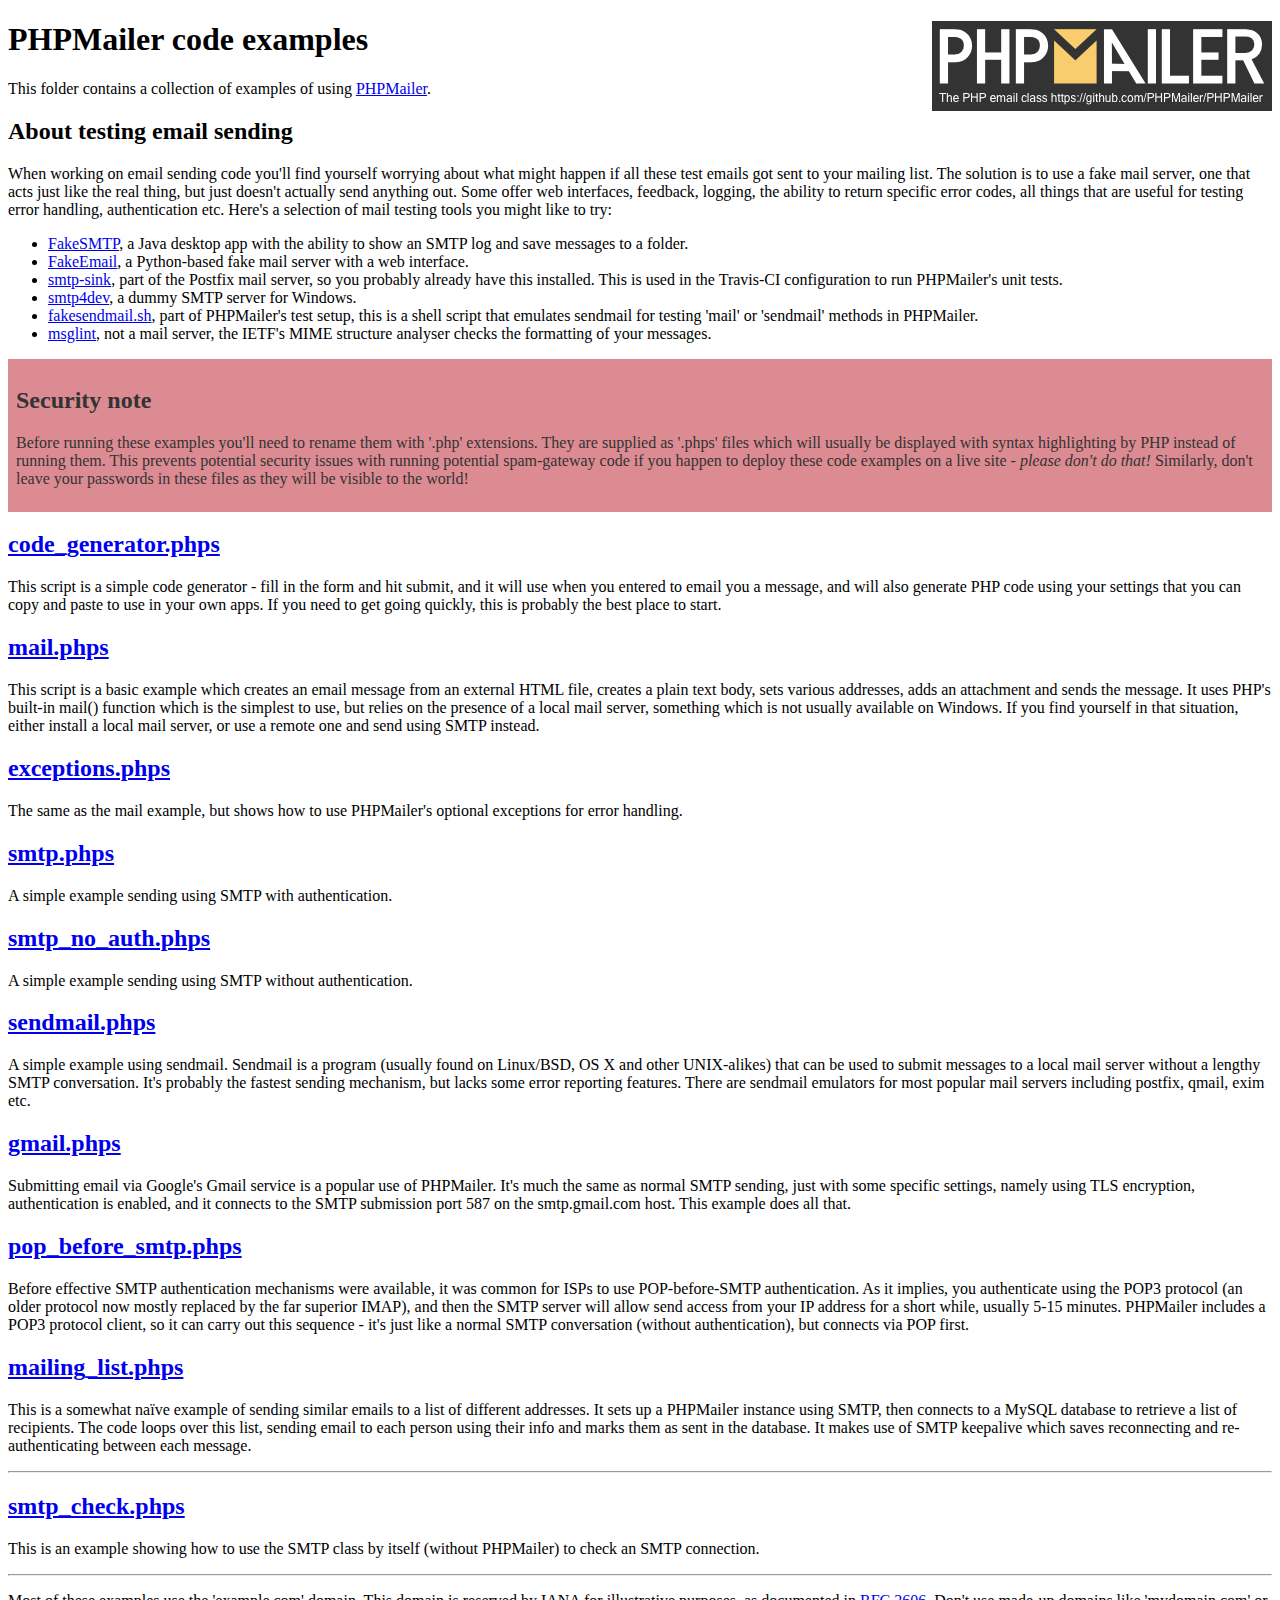
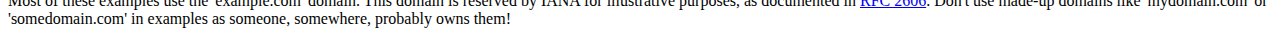
<file: mail/phpmailer/examples/index.html>
<!DOCTYPE html>
<html>
<head>
	<meta charset="UTF-8">
	<title>PHPMailer Examples</title>
</head>
<body>
<h1>PHPMailer code examples<a href="https://github.com/PHPMailer/PHPMailer"><img src="images/phpmailer.png" style="float:right; border:0;" alt="PHPMailer logo"></a></h1>
<p>This folder contains a collection of examples of using <a href="https://github.com/PHPMailer/PHPMailer">PHPMailer</a>.</p>
<h2>About testing email sending</h2>
<p>When working on email sending code you'll find yourself worrying about what might happen if all these test emails got sent to your mailing list. The solution is to use a fake mail server, one that acts just like the real thing, but just doesn't actually send anything out. Some offer web interfaces, feedback, logging, the ability to return specific error codes, all things that are useful for testing error handling, authentication etc. Here's a selection of mail testing tools you might like to try:</p>
<ul>
  <li><a href="https://github.com/Nilhcem/FakeSMTP">FakeSMTP</a>, a Java desktop app with the ability to show an SMTP log and save messages to a folder. </li>
  <li><a href="https://github.com/isotoma/FakeEmail">FakeEmail</a>, a Python-based fake mail server with a web interface.</li>
  <li><a href="http://www.postfix.org/smtp-sink.1.html">smtp-sink</a>, part of the Postfix mail server, so you probably already have this installed. This is used in the Travis-CI configuration to run PHPMailer's unit tests.</li>
  <li><a href="http://smtp4dev.codeplex.com">smtp4dev</a>, a dummy SMTP server for Windows.</li>
  <li><a href="https://github.com/PHPMailer/PHPMailer/blob/master/test/fakesendmail.sh">fakesendmail.sh</a>, part of PHPMailer's test setup, this is a shell script that emulates sendmail for testing 'mail' or 'sendmail' methods in PHPMailer.</li>
  <li><a href="http://tools.ietf.org/tools/msglint/">msglint</a>, not a mail server, the IETF's MIME structure analyser checks the formatting of your messages.</li>
</ul>
<div style="padding: 8px; color: #333333; background-color: #dc8b92">
<h2>Security note</h2>
<p>Before running these examples you'll need to rename them with '.php' extensions. They are supplied as '.phps' files which will usually be displayed with syntax highlighting by PHP instead of running them. This prevents potential security issues with running potential spam-gateway code if you happen to deploy these code examples on a live site - <em>please don't do that!</em> Similarly, don't leave your passwords in these files as they will be visible to the world!</p>
</div>
<h2><a href="code_generator.phps">code_generator.phps</a></h2>
<p>This script is a simple code generator - fill in the form and hit submit, and it will use when you entered to email you a message, and will also generate PHP code using your settings that you can copy and paste to use in your own apps. If you need to get going quickly, this is probably the best place to start.</p>
<h2><a href="mail.phps">mail.phps</a></h2>
<p>This script is a basic example which creates an email message from an external HTML file, creates a plain text body, sets various addresses, adds an attachment and sends the message. It uses PHP's built-in mail() function which is the simplest to use, but relies on the presence of a local mail server, something which is not usually available on Windows. If you find yourself in that situation, either install a local mail server, or use a remote one and send using SMTP instead.</p>
<h2><a href="exceptions.phps">exceptions.phps</a></h2>
<p>The same as the mail example, but shows how to use PHPMailer's optional exceptions for error handling.</p>
<h2><a href="smtp.phps">smtp.phps</a></h2>
<p>A simple example sending using SMTP with authentication.</p>
<h2><a href="smtp_no_auth.phps">smtp_no_auth.phps</a></h2>
<p>A simple example sending using SMTP without authentication.</p>
<h2><a href="sendmail.phps">sendmail.phps</a></h2>
<p>A simple example using sendmail. Sendmail is a program (usually found on Linux/BSD, OS X and other UNIX-alikes) that can be used to submit messages to a local mail server without a lengthy SMTP conversation. It's probably the fastest sending mechanism, but lacks some error reporting features. There are sendmail emulators for most popular mail servers including postfix, qmail, exim etc.</p>
<h2><a href="gmail.phps">gmail.phps</a></h2>
<p>Submitting email via Google's Gmail service is a popular use of PHPMailer. It's much the same as normal SMTP sending, just with some specific settings, namely using TLS encryption, authentication is enabled, and it connects to the SMTP submission port 587 on the smtp.gmail.com host. This example does all that.</p>
<h2><a href="pop_before_smtp.phps">pop_before_smtp.phps</a></h2>
<p>Before effective SMTP authentication mechanisms were available, it was common for ISPs to use POP-before-SMTP authentication. As it implies, you authenticate using the POP3 protocol (an older protocol now mostly replaced by the far superior IMAP), and then the SMTP server will allow send access from your IP address for a short while, usually 5-15 minutes. PHPMailer includes a POP3 protocol client, so it can carry out this sequence - it's just like a normal SMTP conversation (without authentication), but connects via POP first.</p>
<h2><a href="mailing_list.phps">mailing_list.phps</a></h2>
<p>This is a somewhat naïve example of sending similar emails to a list of different addresses. It sets up a PHPMailer instance using SMTP, then connects to a MySQL database to retrieve a list of recipients. The code loops over this list, sending email to each person using their info and marks them as sent in the database. It makes use of SMTP keepalive which saves reconnecting and re-authenticating between each message.</p>
<hr>
<h2><a href="smtp_check.phps">smtp_check.phps</a></h2>
<p>This is an example showing how to use the SMTP class by itself (without PHPMailer) to check an SMTP connection.</p>
<hr>
<p>Most of these examples use the 'example.com' domain. This domain is reserved by IANA for illustrative purposes, as documented in <a href="http://tools.ietf.org/html/rfc2606">RFC 2606</a>. Don't use made-up domains like 'mydomain.com' or 'somedomain.com' in examples as someone, somewhere, probably owns them!</p>
</body>
</html>
</file>
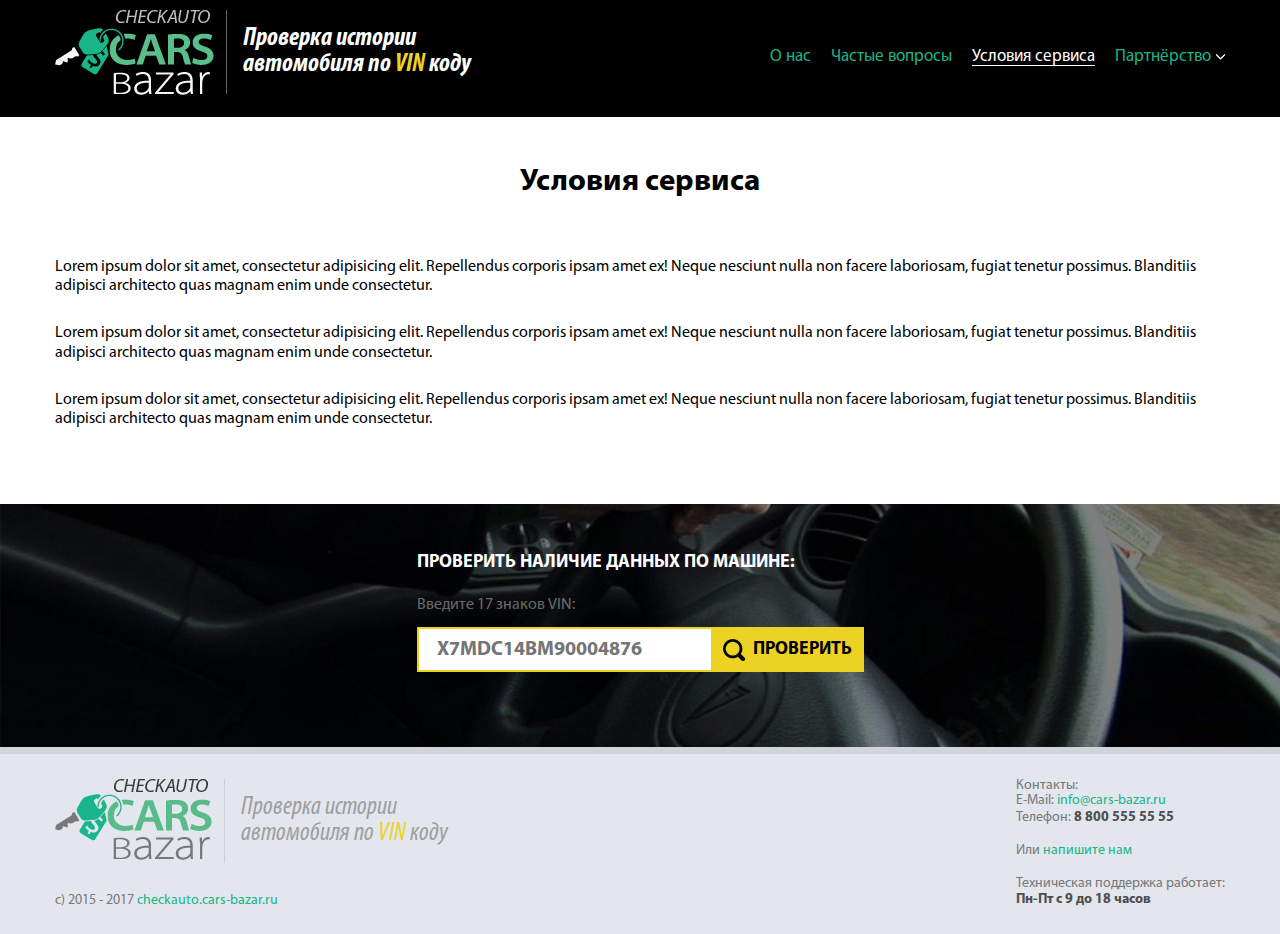
<file: conditions.html>
<!DOCTYPE html>
<html lang="ru">
	<head>
		<meta charset="utf-8">
		<meta name="viewport" content="width=device-width, initial-scale=1.0, maximum-scale=1.0, user-scalable=no">
		<meta name="description" content="Проверка истории автомобиля по VIN коду">
		<link rel="stylesheet" href="css/reset.css">
		<link rel="stylesheet" href="css/main.css">
		<title>CheckAuto Cars Bazar</title>
	</head>
	<body>
		<div class="modal-window">
			<div class="modal-window-wrapper">	
				<div class="close-button">
					<i class="icon icon-close"></i>
				</div>				
				<div id="modal1" class="modal-window-full-report">
					<div class="modal-window-content">
						<div class="vin-full-report">
							<h3 class="modal-window-title">Получен полный отчёт по VIN коду - Z8NBBUJ32BS024566</h3>
							<div class="modal-window-container">
								<div class="buttons-wrapper">
									<a class="button print" href="#">Распечатать</a>
									<a class="button pdf" href="#">Сохранить в PDF</a>
								</div>
								<h5 class="report-data-category">Общие сведения об автомобиле</h5>
								<ul class="vin-report-list">
									<li class="vin-report-data">
										<span class="vin-report-data-title">VIN</span>
										<span class="vin-report-data-value">Z8NBBUJ32BS024566</span>
									</li>
									<li class="vin-report-data">
										<span class="vin-report-data-title">Модель</span>
										<span class="vin-report-data-value">Honda Civic</span>
									</li>									
									<li class="vin-report-data">
										<span class="vin-report-data-title">Год производства</span>
										<span class="vin-report-data-value">2008</span>
									</li>
									<li class="vin-report-data">
										<span class="vin-report-data-title">Объем двигателя</span>
										<span class="vin-report-data-value">1799 куб. см.</span>
									</li>
									<li class="vin-report-data">
										<span class="vin-report-data-title">Мощность двигателя</span>
										<span class="vin-report-data-value">133 л.с. / 98 кВт</span>
									</li>
									<li class="vin-report-data">
										<span class="vin-report-data-title">Цвет</span>
										<span class="vin-report-data-value">Серый</span>
									</li>
									<li class="vin-report-data">
										<span class="vin-report-data-title">Комплектация</span>
										<span class="vin-report-data-value">Седан</span>
									</li>																		
								</ul>
								<h5 class="report-data-category">Данные таможни</h5>
								<ul class="vin-report-list">
									<li class="vin-report-data">
										<span class="vin-report-data-title">Дата декларации</span>
										<span class="vin-report-data-value">2008/10/06</span>
									</li>
									<li class="vin-report-data">
										<span class="vin-report-data-title">Страна вывоз</span>
										<span class="vin-report-data-value">Турция</span>
									</li>					
								</ul>
								<h5 class="report-data-category">Данные ОСАГО</h5>
								<ul class="vin-report-list">
									<li class="vin-report-data">
										<span class="vin-report-data-title">Дата запроса действительности полиса</span>
										<span class="vin-report-data-value">2008/10/06</span>
									</li>
									<li class="vin-report-data">
										<span class="vin-report-data-title">Серия договора</span>
										<span class="vin-report-data-value">ЕЕЕ</span>
									</li>
									<li class="vin-report-data">
										<span class="vin-report-data-title">Номер договора</span>
										<span class="vin-report-data-value">0385473973</span>
									</li>
									<li class="vin-report-data">
										<span class="vin-report-data-title">Ограничения лиц допущенных к управлению ТС</span>
										<span class="vin-report-data-value">С ограничениями</span>
									</li>
									<li class="vin-report-data">
										<span class="vin-report-data-title">Страховая компания</span>
										<span class="vin-report-data-value">РЕСО-гарантия</span>
									</li>
									<li class="vin-report-data">
										<span class="vin-report-data-title">Примерная стоимость ОСАГО на 1 год</span>
										<span class="vin-report-data-value">
											10570 рублей
											<a class="button" href="http://cars-bazar.ru/uslugi/osago/" target="_blank">Купить ОСАГО</a>
										</span>
									</li>	
								</ul>
								<h5 class="report-data-category">Пробег автомобиля</h5>
								<ul class="vin-report-list">
									<li class="vin-report-data">
										<span class="vin-report-data-title">Значение</span>
										<span class="vin-report-data-value">Данные не зафиксированы</span>
									</li>	
								</ul>
								<h5 class="report-data-category">Сведения об участии в ДТП</h5>
								<ul class="vin-report-list">
									<li class="vin-report-data">
										<span class="vin-report-data-value single">Данные об участии в ДТП не найдены</span>
									</li>	
									<li class="vin-report-data">
										<span class="vin-report-data-hint">
											Мы не смогли найти факты, которые указывают на наличие ДТП.<br>
											Тем не менее, это не означает, что данный автомобиль НЕ УЧАСТВОВАЛ в ДТП
										</span>
									</li>
								</ul>
								<h5 class="report-data-category">Количество владельцев</h5>
								<ul class="vin-report-list">
									<li class="vin-report-data">
										<span class="vin-report-data-title">Владельцев</span>
										<span class="vin-report-data-value">4</span>
									</li>	
								</ul>
								<h5 class="report-data-category">История регистрационных действий</h5>
								<ul class="vin-report-list">
									<li class="vin-report-data">
										<span class="vin-report-data-title">Дата последней операции</span>
										<span class="vin-report-data-value">2008-11-11</span>
									</li>	
									<li class="vin-report-data">
										<span class="vin-report-data-title">Дата последней операции</span>
										<span class="vin-report-data-value">2014-05-02</span>
									</li>	
									<li class="vin-report-data">
										<span class="vin-report-data-title">Дата последней операции</span>
										<span class="vin-report-data-value">2015-10-08</span>
									</li>	
									<li class="vin-report-data">
										<span class="vin-report-data-title">Дата последней операции</span>
										<span class="vin-report-data-value">2015-10-08</span>
									</li>						
								</ul>	
								<h5 class="report-data-category">Информация о розыске ТС, в системе МВД России</h5>
								<ul class="vin-report-list">
									<li class="vin-report-data">
										<span class="vin-report-data-value single">ГИБДД подтвердило, что автомобиль не числится в угоне</span>
									</li>	
								</ul>
								<h5 class="report-data-category">Информация о наложении ограничений в Госавтоинспекции на ТС</h5>
								<ul class="vin-report-list">
									<li class="vin-report-data">
										<span class="vin-report-data-value single">Ограничений нет (проверено в ГИБДД)</span>
									</li>	
								</ul>
								<h5 class="report-data-category">Утилизация</h5>
								<ul class="vin-report-list">
									<li class="vin-report-data">
										<span class="vin-report-data-value single">Автомобиль не был утилизирован (Проверено в ГИБДД)</span>
									</li>	
								</ul>
								<h5 class="report-data-category">Использование автомобиля в качестве такси</h5>
								<ul class="vin-report-list">
									<li class="vin-report-data">
										<span class="vin-report-data-value single">На автомобиль не выдавалась лицензия на такси</span>
									</li>	
								</ul>
								<h5 class="report-data-category">Информация о нахождении в залоге у банков</h5>
								<ul class="vin-report-list">
									<li class="vin-report-data">
										<span class="vin-report-data-title">Дата регистрации</span>
										<span class="vin-report-data-value">5.10.2015</span>
									</li>	
									<li class="vin-report-data">
										<span class="vin-report-data-title">Номер уведомления</span>
										<span class="vin-report-data-value">2015-000-953173-757</span>
									</li>	
									<li class="vin-report-data">
										<span class="vin-report-data-title">Имущество</span>
										<span class="vin-report-data-value">VIN: NLAFD75308W072210</span>
									</li>	
									<li class="vin-report-data">
										<span class="vin-report-data-title">Залогодержатель</span>
										<span class="vin-report-data-value">Иванов Иван Иванович (02.04.1992)</span>
									</li>
									<li class="vin-report-data">
										<span class="vin-report-data-title">Залогодатель</span>
										<span class="vin-report-data-value">Банк СОЮЗ (акционерное общество)</span>
									</li>															
								</ul>
								<div class="buttons-wrapper">
									<a class="button print" href="#">Распечатать</a>
									<a class="button pdf" href="#">Сохранить в PDF</a>
								</div>												
							</div>
						</div>
					</div>	
				</div>	
				<div id="modal2" class="modal-window-notification">
					<div class="modal-window-content">
						<div class="payment-notification">
							<h3 class="modal-window-title">Оплата прошла успешно</h3>
							<div class="modal-window-container">
								<span class="modal-window-text">Ваш отчёт по VIN коду - Z8NBBUJ32BS024566 подготавливается.</span>
								<span class="modal-window-text">Пожалуйста подождите, обычно это занимает не более 45 секунд.</span>
							</div>
						</div>
						<div class="payment-status">
							<div class="modal-window-container">
								<div class="payment-status-icon">
									<i class="icon icon-timer"></i>
								</div>
							</div>
						</div>
					</div>
				</div>	
				<div id="modal3" class="modal-window-contact">
					<div class="modal-window-content">
						<div class="contact-form">
							<h3 class="modal-window-title">Задайте вопрос</h3>
							<div class="modal-window-container">
								<span class="modal-window-text">С вами свяжутся в течении рабочего дня</span>
								<form name="contact-form" method="POST">
									<input name="name" class="text-input" placeholder="Введите ваше Имя*" type="text" required>
									<input name="email" class="text-input" placeholder="Введите ваш E-Mail*" type="text" required>
									<input name="phone" class="text-input" placeholder="Введите ваш Телефон*" type="text" pattern="^((8|\+7)[\- ]?)?(\(?\d{3}\)?[\- ]?)?[\d\- ]{7,10}$" required>
									<textarea name="message" class="text-input" rows="3" required></textarea>
									<input class="button" value="Отправить" type="submit">
								</form>
								<span class="modal-window-text">Ваши данные не передаются третьим лицам</span>
							</div>
						</div>
					</div>
				</div>										
			</div>
			<div class="modal-window-overlay"></div>
		</div>

		<header class="header">
			<div class="container">
				<a class="site-logo" href="index.html">
					<img src="img/site_logo.png" alt="">
				</a>
				<h2 class="site-description">
					Проверка истории<br>
					автомобиля по <span>VIN</span> коду
				</h2>
				<nav class="site-nav">
					<div class="menu-button">
						<i class="icon icon-hamburger"></i>
					</div>				
					<ul class="site-nav-menu">
						<li class="site-nav-menu-item">
							<a href="index.html#about">О нас</a>
						</li>
						<li class="site-nav-menu-item">
							<a href="faq.html">Частые вопросы</a>
						</li>	
						<li class="site-nav-menu-item active">
							<a href="conditions.html">Условия сервиса</a>
						</li>
						<li class="site-nav-menu-item dropdown">
							<a href="partnership.html">Партнёрство</a>
							<ul class="dropdown-menu">
								<li class="dropdown-menu-item">
									<a href="partnership1.html">Ссылка 1</a>
								</li>
								<li class="dropdown-menu-item">
									<a href="partnership2.html">Ссылка 2</a>
								</li>
								<li class="dropdown-menu-item">
									<a href="partnership3.html">Ссылка 3</a>
								</li>
								<li class="dropdown-menu-item">
									<a href="partnership4.html">Ссылка 4</a>
								</li>	
							</ul>
						</li>																	
					</ul>
				</nav>
			</div>
		</header>
		<section class="secondary-section">
			<div class="container">
				<h1 class="section-title">Условия сервиса</h1>
				<p class="main-text">Lorem ipsum dolor sit amet, consectetur adipisicing elit. Repellendus corporis ipsam amet ex! Neque nesciunt nulla non facere laboriosam, fugiat tenetur possimus. Blanditiis adipisci architecto quas magnam enim unde consectetur.</p>
				<p class="main-text">Lorem ipsum dolor sit amet, consectetur adipisicing elit. Repellendus corporis ipsam amet ex! Neque nesciunt nulla non facere laboriosam, fugiat tenetur possimus. Blanditiis adipisci architecto quas magnam enim unde consectetur.</p>
				<p class="main-text">Lorem ipsum dolor sit amet, consectetur adipisicing elit. Repellendus corporis ipsam amet ex! Neque nesciunt nulla non facere laboriosam, fugiat tenetur possimus. Blanditiis adipisci architecto quas magnam enim unde consectetur.</p>
			</div>
		</section>
		<section class="check">
			<div class="container">
				<div class="check-form">
					<h5 class="form-title">Проверить наличие данных по машине:</h5>
					<span class="input-hint">Введите 17 знаков VIN:</span>
					<form action="report.html">
						<input name="vin" class="text-input" placeholder="X7MDC14BM90004876" type="text" maxlength="17" required>
						<input class="button search" value="Проверить" type="submit">
					</form>
				</div>
			</div>
		</section>
		<footer class="footer">
			<div class="container">
				<div class="footer-left clearfix">
					<a class="site-logo" href="index.html">
						<img src="img/site_logo_dark.png" alt="">
					</a>
					<h2 class="site-description">
						Проверка истории<br>
						автомобиля по <span>VIN</span> коду
					</h2>	
				</div>	
				<div class="footer-right">
					<span>Контакты:</span>
					<ul class="contact-info">
						<li class="contact-info-item">
							E-Mail: 
							<a class="link" href="mailto:info@cars-bazar.ru">info@cars-bazar.ru</a>
						</li>
						<li class="contact-info-item">
							Телефон: 
							<span>8 800 555 55 55</span>
						</li>
						<li class="contact-info-item">
							Или
							<a class="link open-modal" data-modal="#modal3" href="#">напишите нам</a>
						</li>
						<li class="contact-info-item">
							Техническая поддержка работает:
							<span>Пн-Пт с 9 до 18 часов</span>
						</li>
					</ul>
				</div>
				<span class="copyright">
					c) 2015 - 2017
					<a class="link" href="index.html">checkauto.cars-bazar.ru</a>
				</span>						
			</div>
		</footer>

		<script src="https://ajax.googleapis.com/ajax/libs/jquery/1.12.4/jquery.min.js"></script>
		<script src="vendor/jquery.inputmask.bundle.min.js"></script>
		<script src="js/main.js"></script>
	</body>
</html>
</file>
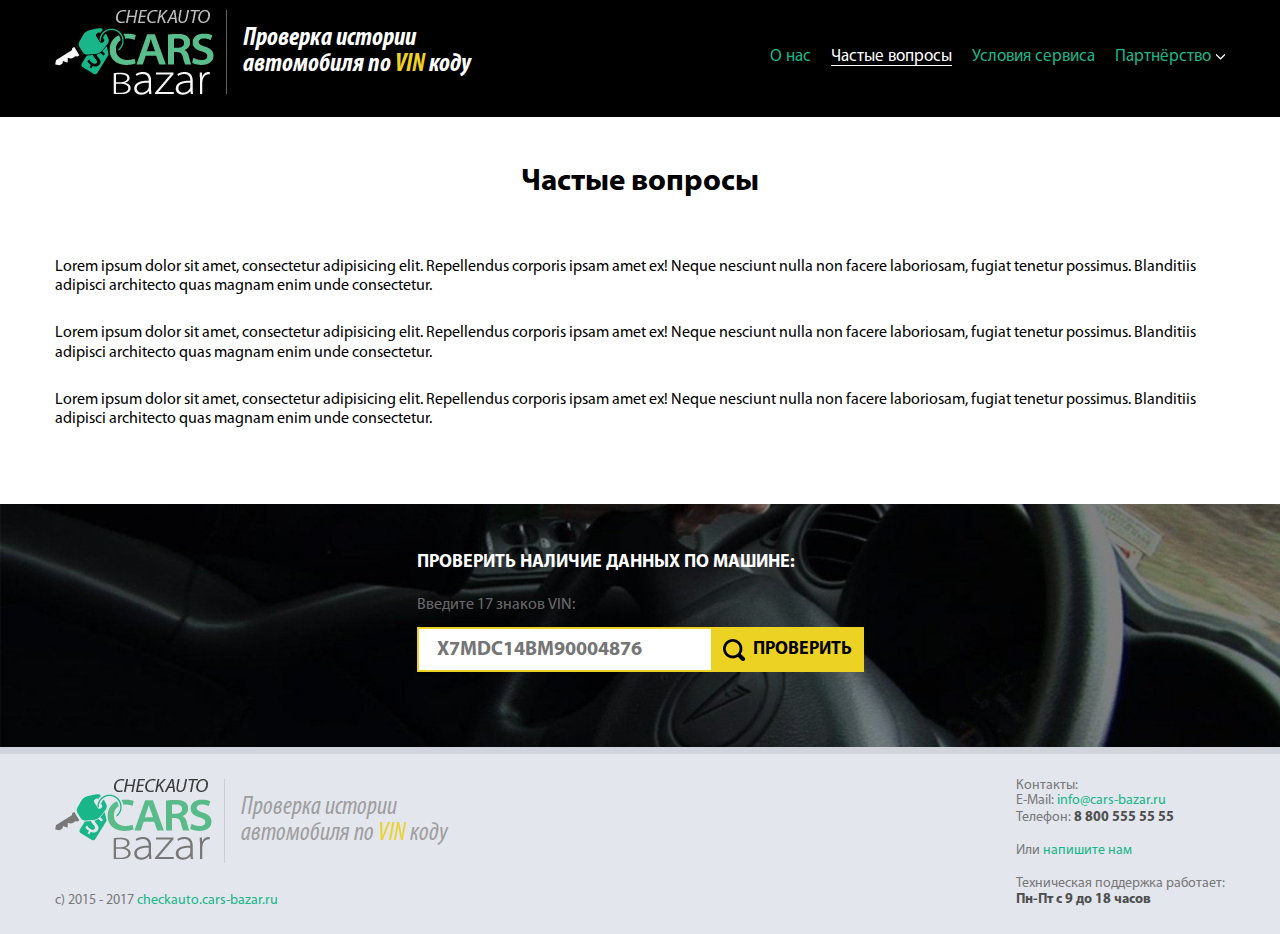
<file: faq.html>
<!DOCTYPE html>
<html lang="ru">
	<head>
		<meta charset="utf-8">
		<meta name="viewport" content="width=device-width, initial-scale=1.0, maximum-scale=1.0, user-scalable=no">
		<meta name="description" content="Проверка истории автомобиля по VIN коду">
		<link rel="stylesheet" href="css/reset.css">
		<link rel="stylesheet" href="css/main.css">
		<title>CheckAuto Cars Bazar</title>
	</head>
	<body>
		<div class="modal-window">
			<div class="modal-window-wrapper">	
				<div class="close-button">
					<i class="icon icon-close"></i>
				</div>				
				<div id="modal1" class="modal-window-full-report">
					<div class="modal-window-content">
						<div class="vin-full-report">
							<h3 class="modal-window-title">Получен полный отчёт по VIN коду - Z8NBBUJ32BS024566</h3>
							<div class="modal-window-container">
								<div class="buttons-wrapper">
									<a class="button print" href="#">Распечатать</a>
									<a class="button pdf" href="#">Сохранить в PDF</a>
								</div>
								<h5 class="report-data-category">Общие сведения об автомобиле</h5>
								<ul class="vin-report-list">
									<li class="vin-report-data">
										<span class="vin-report-data-title">VIN</span>
										<span class="vin-report-data-value">Z8NBBUJ32BS024566</span>
									</li>
									<li class="vin-report-data">
										<span class="vin-report-data-title">Модель</span>
										<span class="vin-report-data-value">Honda Civic</span>
									</li>									
									<li class="vin-report-data">
										<span class="vin-report-data-title">Год производства</span>
										<span class="vin-report-data-value">2008</span>
									</li>
									<li class="vin-report-data">
										<span class="vin-report-data-title">Объем двигателя</span>
										<span class="vin-report-data-value">1799 куб. см.</span>
									</li>
									<li class="vin-report-data">
										<span class="vin-report-data-title">Мощность двигателя</span>
										<span class="vin-report-data-value">133 л.с. / 98 кВт</span>
									</li>
									<li class="vin-report-data">
										<span class="vin-report-data-title">Цвет</span>
										<span class="vin-report-data-value">Серый</span>
									</li>
									<li class="vin-report-data">
										<span class="vin-report-data-title">Комплектация</span>
										<span class="vin-report-data-value">Седан</span>
									</li>																		
								</ul>
								<h5 class="report-data-category">Данные таможни</h5>
								<ul class="vin-report-list">
									<li class="vin-report-data">
										<span class="vin-report-data-title">Дата декларации</span>
										<span class="vin-report-data-value">2008/10/06</span>
									</li>
									<li class="vin-report-data">
										<span class="vin-report-data-title">Страна вывоз</span>
										<span class="vin-report-data-value">Турция</span>
									</li>					
								</ul>
								<h5 class="report-data-category">Данные ОСАГО</h5>
								<ul class="vin-report-list">
									<li class="vin-report-data">
										<span class="vin-report-data-title">Дата запроса действительности полиса</span>
										<span class="vin-report-data-value">2008/10/06</span>
									</li>
									<li class="vin-report-data">
										<span class="vin-report-data-title">Серия договора</span>
										<span class="vin-report-data-value">ЕЕЕ</span>
									</li>
									<li class="vin-report-data">
										<span class="vin-report-data-title">Номер договора</span>
										<span class="vin-report-data-value">0385473973</span>
									</li>
									<li class="vin-report-data">
										<span class="vin-report-data-title">Ограничения лиц допущенных к управлению ТС</span>
										<span class="vin-report-data-value">С ограничениями</span>
									</li>
									<li class="vin-report-data">
										<span class="vin-report-data-title">Страховая компания</span>
										<span class="vin-report-data-value">РЕСО-гарантия</span>
									</li>
									<li class="vin-report-data">
										<span class="vin-report-data-title">Примерная стоимость ОСАГО на 1 год</span>
										<span class="vin-report-data-value">
											10570 рублей
											<a class="button" href="http://cars-bazar.ru/uslugi/osago/" target="_blank">Купить ОСАГО</a>
										</span>
									</li>	
								</ul>
								<h5 class="report-data-category">Пробег автомобиля</h5>
								<ul class="vin-report-list">
									<li class="vin-report-data">
										<span class="vin-report-data-title">Значение</span>
										<span class="vin-report-data-value">Данные не зафиксированы</span>
									</li>	
								</ul>
								<h5 class="report-data-category">Сведения об участии в ДТП</h5>
								<ul class="vin-report-list">
									<li class="vin-report-data">
										<span class="vin-report-data-value single">Данные об участии в ДТП не найдены</span>
									</li>	
									<li class="vin-report-data">
										<span class="vin-report-data-hint">
											Мы не смогли найти факты, которые указывают на наличие ДТП.<br>
											Тем не менее, это не означает, что данный автомобиль НЕ УЧАСТВОВАЛ в ДТП
										</span>
									</li>
								</ul>
								<h5 class="report-data-category">Количество владельцев</h5>
								<ul class="vin-report-list">
									<li class="vin-report-data">
										<span class="vin-report-data-title">Владельцев</span>
										<span class="vin-report-data-value">4</span>
									</li>	
								</ul>
								<h5 class="report-data-category">История регистрационных действий</h5>
								<ul class="vin-report-list">
									<li class="vin-report-data">
										<span class="vin-report-data-title">Дата последней операции</span>
										<span class="vin-report-data-value">2008-11-11</span>
									</li>	
									<li class="vin-report-data">
										<span class="vin-report-data-title">Дата последней операции</span>
										<span class="vin-report-data-value">2014-05-02</span>
									</li>	
									<li class="vin-report-data">
										<span class="vin-report-data-title">Дата последней операции</span>
										<span class="vin-report-data-value">2015-10-08</span>
									</li>	
									<li class="vin-report-data">
										<span class="vin-report-data-title">Дата последней операции</span>
										<span class="vin-report-data-value">2015-10-08</span>
									</li>						
								</ul>	
								<h5 class="report-data-category">Информация о розыске ТС, в системе МВД России</h5>
								<ul class="vin-report-list">
									<li class="vin-report-data">
										<span class="vin-report-data-value single">ГИБДД подтвердило, что автомобиль не числится в угоне</span>
									</li>	
								</ul>
								<h5 class="report-data-category">Информация о наложении ограничений в Госавтоинспекции на ТС</h5>
								<ul class="vin-report-list">
									<li class="vin-report-data">
										<span class="vin-report-data-value single">Ограничений нет (проверено в ГИБДД)</span>
									</li>	
								</ul>
								<h5 class="report-data-category">Утилизация</h5>
								<ul class="vin-report-list">
									<li class="vin-report-data">
										<span class="vin-report-data-value single">Автомобиль не был утилизирован (Проверено в ГИБДД)</span>
									</li>	
								</ul>
								<h5 class="report-data-category">Использование автомобиля в качестве такси</h5>
								<ul class="vin-report-list">
									<li class="vin-report-data">
										<span class="vin-report-data-value single">На автомобиль не выдавалась лицензия на такси</span>
									</li>	
								</ul>
								<h5 class="report-data-category">Информация о нахождении в залоге у банков</h5>
								<ul class="vin-report-list">
									<li class="vin-report-data">
										<span class="vin-report-data-title">Дата регистрации</span>
										<span class="vin-report-data-value">5.10.2015</span>
									</li>	
									<li class="vin-report-data">
										<span class="vin-report-data-title">Номер уведомления</span>
										<span class="vin-report-data-value">2015-000-953173-757</span>
									</li>	
									<li class="vin-report-data">
										<span class="vin-report-data-title">Имущество</span>
										<span class="vin-report-data-value">VIN: NLAFD75308W072210</span>
									</li>	
									<li class="vin-report-data">
										<span class="vin-report-data-title">Залогодержатель</span>
										<span class="vin-report-data-value">Иванов Иван Иванович (02.04.1992)</span>
									</li>
									<li class="vin-report-data">
										<span class="vin-report-data-title">Залогодатель</span>
										<span class="vin-report-data-value">Банк СОЮЗ (акционерное общество)</span>
									</li>															
								</ul>
								<div class="buttons-wrapper">
									<a class="button print" href="#">Распечатать</a>
									<a class="button pdf" href="#">Сохранить в PDF</a>
								</div>												
							</div>
						</div>
					</div>	
				</div>	
				<div id="modal2" class="modal-window-notification">
					<div class="modal-window-content">
						<div class="payment-notification">
							<h3 class="modal-window-title">Оплата прошла успешно</h3>
							<div class="modal-window-container">
								<span class="modal-window-text">Ваш отчёт по VIN коду - Z8NBBUJ32BS024566 подготавливается.</span>
								<span class="modal-window-text">Пожалуйста подождите, обычно это занимает не более 45 секунд.</span>
							</div>
						</div>
						<div class="payment-status">
							<div class="modal-window-container">
								<div class="payment-status-icon">
									<i class="icon icon-timer"></i>
								</div>
							</div>
						</div>
					</div>
				</div>	
				<div id="modal3" class="modal-window-contact">
					<div class="modal-window-content">
						<div class="contact-form">
							<h3 class="modal-window-title">Задайте вопрос</h3>
							<div class="modal-window-container">
								<span class="modal-window-text">С вами свяжутся в течении рабочего дня</span>
								<form name="contact-form" method="POST">
									<input name="name" class="text-input" placeholder="Введите ваше Имя*" type="text" required>
									<input name="email" class="text-input" placeholder="Введите ваш E-Mail*" type="text" required>
									<input name="phone" class="text-input" placeholder="Введите ваш Телефон*" type="text" pattern="^((8|\+7)[\- ]?)?(\(?\d{3}\)?[\- ]?)?[\d\- ]{7,10}$" required>
									<textarea name="message" class="text-input" rows="3" required></textarea>
									<input class="button" value="Отправить" type="submit">
								</form>
								<span class="modal-window-text">Ваши данные не передаются третьим лицам</span>
							</div>
						</div>
					</div>
				</div>										
			</div>
			<div class="modal-window-overlay"></div>
		</div>

		<header class="header">
			<div class="container">
				<a class="site-logo" href="index.html">
					<img src="img/site_logo.png" alt="">
				</a>
				<h2 class="site-description">
					Проверка истории<br>
					автомобиля по <span>VIN</span> коду
				</h2>
				<nav class="site-nav">
					<div class="menu-button">
						<i class="icon icon-hamburger"></i>
					</div>				
					<ul class="site-nav-menu">
						<li class="site-nav-menu-item">
							<a href="index.html#about">О нас</a>
						</li>
						<li class="site-nav-menu-item active">
							<a href="faq.html">Частые вопросы</a>
						</li>	
						<li class="site-nav-menu-item">
							<a href="conditions.html">Условия сервиса</a>
						</li>
						<li class="site-nav-menu-item dropdown">
							<a href="partnership.html">Партнёрство</a>
							<ul class="dropdown-menu">
								<li class="dropdown-menu-item">
									<a href="partnership1.html">Ссылка 1</a>
								</li>
								<li class="dropdown-menu-item">
									<a href="partnership2.html">Ссылка 2</a>
								</li>
								<li class="dropdown-menu-item">
									<a href="partnership3.html">Ссылка 3</a>
								</li>
								<li class="dropdown-menu-item">
									<a href="partnership4.html">Ссылка 4</a>
								</li>	
							</ul>
						</li>																	
					</ul>
				</nav>
			</div>
		</header>
		<section class="secondary-section">
			<div class="container">
				<h1 class="section-title">Частые вопросы</h1>
				<p class="main-text">Lorem ipsum dolor sit amet, consectetur adipisicing elit. Repellendus corporis ipsam amet ex! Neque nesciunt nulla non facere laboriosam, fugiat tenetur possimus. Blanditiis adipisci architecto quas magnam enim unde consectetur.</p>
				<p class="main-text">Lorem ipsum dolor sit amet, consectetur adipisicing elit. Repellendus corporis ipsam amet ex! Neque nesciunt nulla non facere laboriosam, fugiat tenetur possimus. Blanditiis adipisci architecto quas magnam enim unde consectetur.</p>
				<p class="main-text">Lorem ipsum dolor sit amet, consectetur adipisicing elit. Repellendus corporis ipsam amet ex! Neque nesciunt nulla non facere laboriosam, fugiat tenetur possimus. Blanditiis adipisci architecto quas magnam enim unde consectetur.</p>
			</div>
		</section>
		<section class="check">
			<div class="container">
				<div class="check-form">
					<h5 class="form-title">Проверить наличие данных по машине:</h5>
					<span class="input-hint">Введите 17 знаков VIN:</span>
					<form action="report.html">
						<input name="vin" class="text-input" placeholder="X7MDC14BM90004876" type="text" maxlength="17" required>
						<input class="button search" value="Проверить" type="submit">
					</form>
				</div>
			</div>
		</section>
		<footer class="footer">
			<div class="container">
				<div class="footer-left clearfix">
					<a class="site-logo" href="index.html">
						<img src="img/site_logo_dark.png" alt="">
					</a>
					<h2 class="site-description">
						Проверка истории<br>
						автомобиля по <span>VIN</span> коду
					</h2>	
				</div>	
				<div class="footer-right">
					<span>Контакты:</span>
					<ul class="contact-info">
						<li class="contact-info-item">
							E-Mail: 
							<a class="link" href="mailto:info@cars-bazar.ru">info@cars-bazar.ru</a>
						</li>
						<li class="contact-info-item">
							Телефон: 
							<span>8 800 555 55 55</span>
						</li>
						<li class="contact-info-item">
							Или
							<a class="link open-modal" data-modal="#modal3" href="#">напишите нам</a>
						</li>
						<li class="contact-info-item">
							Техническая поддержка работает:
							<span>Пн-Пт с 9 до 18 часов</span>
						</li>
					</ul>
				</div>
				<span class="copyright">
					c) 2015 - 2017
					<a class="link" href="index.html">checkauto.cars-bazar.ru</a>
				</span>						
			</div>
		</footer>

		<script src="https://ajax.googleapis.com/ajax/libs/jquery/1.12.4/jquery.min.js"></script>
		<script src="vendor/jquery.inputmask.bundle.min.js"></script>
		<script src="js/main.js"></script>
	</body>
</html>
</file>
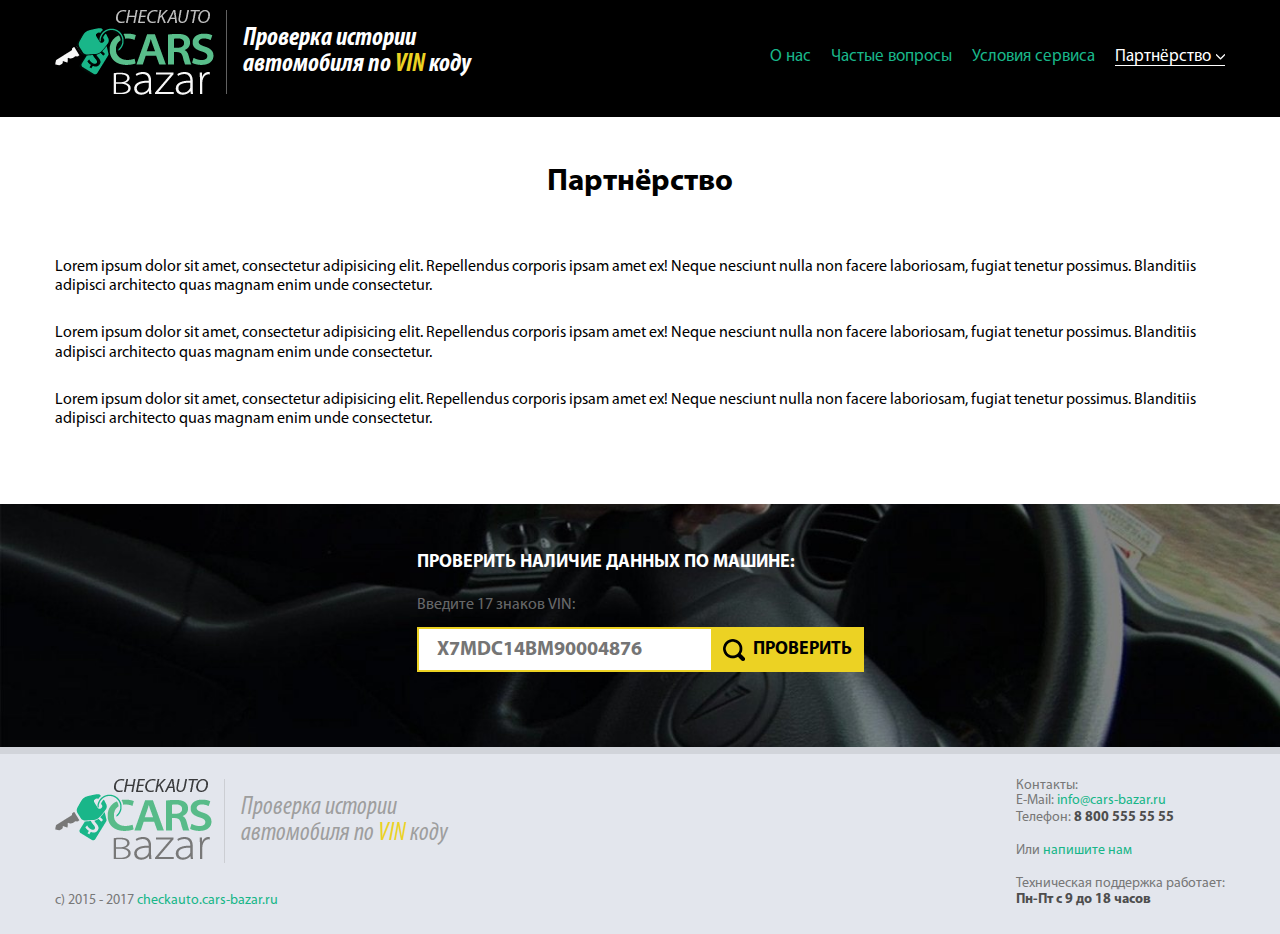
<file: partnership.html>
<!DOCTYPE html>
<html lang="ru">
	<head>
		<meta charset="utf-8">
		<meta name="viewport" content="width=device-width, initial-scale=1.0, maximum-scale=1.0, user-scalable=no">
		<meta name="description" content="Проверка истории автомобиля по VIN коду">
		<link rel="stylesheet" href="css/reset.css">
		<link rel="stylesheet" href="css/main.css">
		<title>CheckAuto Cars Bazar</title>
	</head>
	<body>
		<div class="modal-window">
			<div class="modal-window-wrapper">	
				<div class="close-button">
					<i class="icon icon-close"></i>
				</div>				
				<div id="modal1" class="modal-window-full-report">
					<div class="modal-window-content">
						<div class="vin-full-report">
							<h3 class="modal-window-title">Получен полный отчёт по VIN коду - Z8NBBUJ32BS024566</h3>
							<div class="modal-window-container">
								<div class="buttons-wrapper">
									<a class="button print" href="#">Распечатать</a>
									<a class="button pdf" href="#">Сохранить в PDF</a>
								</div>
								<h5 class="report-data-category">Общие сведения об автомобиле</h5>
								<ul class="vin-report-list">
									<li class="vin-report-data">
										<span class="vin-report-data-title">VIN</span>
										<span class="vin-report-data-value">Z8NBBUJ32BS024566</span>
									</li>
									<li class="vin-report-data">
										<span class="vin-report-data-title">Модель</span>
										<span class="vin-report-data-value">Honda Civic</span>
									</li>									
									<li class="vin-report-data">
										<span class="vin-report-data-title">Год производства</span>
										<span class="vin-report-data-value">2008</span>
									</li>
									<li class="vin-report-data">
										<span class="vin-report-data-title">Объем двигателя</span>
										<span class="vin-report-data-value">1799 куб. см.</span>
									</li>
									<li class="vin-report-data">
										<span class="vin-report-data-title">Мощность двигателя</span>
										<span class="vin-report-data-value">133 л.с. / 98 кВт</span>
									</li>
									<li class="vin-report-data">
										<span class="vin-report-data-title">Цвет</span>
										<span class="vin-report-data-value">Серый</span>
									</li>
									<li class="vin-report-data">
										<span class="vin-report-data-title">Комплектация</span>
										<span class="vin-report-data-value">Седан</span>
									</li>																		
								</ul>
								<h5 class="report-data-category">Данные таможни</h5>
								<ul class="vin-report-list">
									<li class="vin-report-data">
										<span class="vin-report-data-title">Дата декларации</span>
										<span class="vin-report-data-value">2008/10/06</span>
									</li>
									<li class="vin-report-data">
										<span class="vin-report-data-title">Страна вывоз</span>
										<span class="vin-report-data-value">Турция</span>
									</li>					
								</ul>
								<h5 class="report-data-category">Данные ОСАГО</h5>
								<ul class="vin-report-list">
									<li class="vin-report-data">
										<span class="vin-report-data-title">Дата запроса действительности полиса</span>
										<span class="vin-report-data-value">2008/10/06</span>
									</li>
									<li class="vin-report-data">
										<span class="vin-report-data-title">Серия договора</span>
										<span class="vin-report-data-value">ЕЕЕ</span>
									</li>
									<li class="vin-report-data">
										<span class="vin-report-data-title">Номер договора</span>
										<span class="vin-report-data-value">0385473973</span>
									</li>
									<li class="vin-report-data">
										<span class="vin-report-data-title">Ограничения лиц допущенных к управлению ТС</span>
										<span class="vin-report-data-value">С ограничениями</span>
									</li>
									<li class="vin-report-data">
										<span class="vin-report-data-title">Страховая компания</span>
										<span class="vin-report-data-value">РЕСО-гарантия</span>
									</li>
									<li class="vin-report-data">
										<span class="vin-report-data-title">Примерная стоимость ОСАГО на 1 год</span>
										<span class="vin-report-data-value">
											10570 рублей
											<a class="button" href="http://cars-bazar.ru/uslugi/osago/" target="_blank">Купить ОСАГО</a>
										</span>
									</li>	
								</ul>
								<h5 class="report-data-category">Пробег автомобиля</h5>
								<ul class="vin-report-list">
									<li class="vin-report-data">
										<span class="vin-report-data-title">Значение</span>
										<span class="vin-report-data-value">Данные не зафиксированы</span>
									</li>	
								</ul>
								<h5 class="report-data-category">Сведения об участии в ДТП</h5>
								<ul class="vin-report-list">
									<li class="vin-report-data">
										<span class="vin-report-data-value single">Данные об участии в ДТП не найдены</span>
									</li>	
									<li class="vin-report-data">
										<span class="vin-report-data-hint">
											Мы не смогли найти факты, которые указывают на наличие ДТП.<br>
											Тем не менее, это не означает, что данный автомобиль НЕ УЧАСТВОВАЛ в ДТП
										</span>
									</li>
								</ul>
								<h5 class="report-data-category">Количество владельцев</h5>
								<ul class="vin-report-list">
									<li class="vin-report-data">
										<span class="vin-report-data-title">Владельцев</span>
										<span class="vin-report-data-value">4</span>
									</li>	
								</ul>
								<h5 class="report-data-category">История регистрационных действий</h5>
								<ul class="vin-report-list">
									<li class="vin-report-data">
										<span class="vin-report-data-title">Дата последней операции</span>
										<span class="vin-report-data-value">2008-11-11</span>
									</li>	
									<li class="vin-report-data">
										<span class="vin-report-data-title">Дата последней операции</span>
										<span class="vin-report-data-value">2014-05-02</span>
									</li>	
									<li class="vin-report-data">
										<span class="vin-report-data-title">Дата последней операции</span>
										<span class="vin-report-data-value">2015-10-08</span>
									</li>	
									<li class="vin-report-data">
										<span class="vin-report-data-title">Дата последней операции</span>
										<span class="vin-report-data-value">2015-10-08</span>
									</li>						
								</ul>	
								<h5 class="report-data-category">Информация о розыске ТС, в системе МВД России</h5>
								<ul class="vin-report-list">
									<li class="vin-report-data">
										<span class="vin-report-data-value single">ГИБДД подтвердило, что автомобиль не числится в угоне</span>
									</li>	
								</ul>
								<h5 class="report-data-category">Информация о наложении ограничений в Госавтоинспекции на ТС</h5>
								<ul class="vin-report-list">
									<li class="vin-report-data">
										<span class="vin-report-data-value single">Ограничений нет (проверено в ГИБДД)</span>
									</li>	
								</ul>
								<h5 class="report-data-category">Утилизация</h5>
								<ul class="vin-report-list">
									<li class="vin-report-data">
										<span class="vin-report-data-value single">Автомобиль не был утилизирован (Проверено в ГИБДД)</span>
									</li>	
								</ul>
								<h5 class="report-data-category">Использование автомобиля в качестве такси</h5>
								<ul class="vin-report-list">
									<li class="vin-report-data">
										<span class="vin-report-data-value single">На автомобиль не выдавалась лицензия на такси</span>
									</li>	
								</ul>
								<h5 class="report-data-category">Информация о нахождении в залоге у банков</h5>
								<ul class="vin-report-list">
									<li class="vin-report-data">
										<span class="vin-report-data-title">Дата регистрации</span>
										<span class="vin-report-data-value">5.10.2015</span>
									</li>	
									<li class="vin-report-data">
										<span class="vin-report-data-title">Номер уведомления</span>
										<span class="vin-report-data-value">2015-000-953173-757</span>
									</li>	
									<li class="vin-report-data">
										<span class="vin-report-data-title">Имущество</span>
										<span class="vin-report-data-value">VIN: NLAFD75308W072210</span>
									</li>	
									<li class="vin-report-data">
										<span class="vin-report-data-title">Залогодержатель</span>
										<span class="vin-report-data-value">Иванов Иван Иванович (02.04.1992)</span>
									</li>
									<li class="vin-report-data">
										<span class="vin-report-data-title">Залогодатель</span>
										<span class="vin-report-data-value">Банк СОЮЗ (акционерное общество)</span>
									</li>															
								</ul>
								<div class="buttons-wrapper">
									<a class="button print" href="#">Распечатать</a>
									<a class="button pdf" href="#">Сохранить в PDF</a>
								</div>												
							</div>
						</div>
					</div>	
				</div>	
				<div id="modal2" class="modal-window-notification">
					<div class="modal-window-content">
						<div class="payment-notification">
							<h3 class="modal-window-title">Оплата прошла успешно</h3>
							<div class="modal-window-container">
								<span class="modal-window-text">Ваш отчёт по VIN коду - Z8NBBUJ32BS024566 подготавливается.</span>
								<span class="modal-window-text">Пожалуйста подождите, обычно это занимает не более 45 секунд.</span>
							</div>
						</div>
						<div class="payment-status">
							<div class="modal-window-container">
								<div class="payment-status-icon">
									<i class="icon icon-timer"></i>
								</div>
							</div>
						</div>
					</div>
				</div>	
				<div id="modal3" class="modal-window-contact">
					<div class="modal-window-content">
						<div class="contact-form">
							<h3 class="modal-window-title">Задайте вопрос</h3>
							<div class="modal-window-container">
								<span class="modal-window-text">С вами свяжутся в течении рабочего дня</span>
								<form name="contact-form" method="POST">
									<input name="name" class="text-input" placeholder="Введите ваше Имя*" type="text" required>
									<input name="email" class="text-input" placeholder="Введите ваш E-Mail*" type="text" required>
									<input name="phone" class="text-input" placeholder="Введите ваш Телефон*" type="text" pattern="^((8|\+7)[\- ]?)?(\(?\d{3}\)?[\- ]?)?[\d\- ]{7,10}$" required>
									<textarea name="message" class="text-input" rows="3" required></textarea>
									<input class="button" value="Отправить" type="submit">
								</form>
								<span class="modal-window-text">Ваши данные не передаются третьим лицам</span>
							</div>
						</div>
					</div>
				</div>										
			</div>
			<div class="modal-window-overlay"></div>
		</div>
		
		<header class="header">
			<div class="container">
				<a class="site-logo" href="index.html">
					<img src="img/site_logo.png" alt="">
				</a>
				<h2 class="site-description">
					Проверка истории<br>
					автомобиля по <span>VIN</span> коду
				</h2>
				<nav class="site-nav">
					<div class="menu-button">
						<i class="icon icon-hamburger"></i>
					</div>				
					<ul class="site-nav-menu">
						<li class="site-nav-menu-item">
							<a href="index.html#about">О нас</a>
						</li>
						<li class="site-nav-menu-item">
							<a href="faq.html">Частые вопросы</a>
						</li>	
						<li class="site-nav-menu-item">
							<a href="conditions.html">Условия сервиса</a>
						</li>
						<li class="site-nav-menu-item dropdown active">
							<a href="partnership.html">Партнёрство</a>
							<ul class="dropdown-menu">
								<li class="dropdown-menu-item">
									<a href="partnership1.html">Ссылка 1</a>
								</li>
								<li class="dropdown-menu-item">
									<a href="partnership2.html">Ссылка 2</a>
								</li>
								<li class="dropdown-menu-item">
									<a href="partnership3.html">Ссылка 3</a>
								</li>
								<li class="dropdown-menu-item">
									<a href="partnership4.html">Ссылка 4</a>
								</li>	
							</ul>
						</li>																	
					</ul>
				</nav>
			</div>
		</header>
		<section class="secondary-section">
			<div class="container">
				<h1 class="section-title">Партнёрство</h1>
				<p class="main-text">Lorem ipsum dolor sit amet, consectetur adipisicing elit. Repellendus corporis ipsam amet ex! Neque nesciunt nulla non facere laboriosam, fugiat tenetur possimus. Blanditiis adipisci architecto quas magnam enim unde consectetur.</p>
				<p class="main-text">Lorem ipsum dolor sit amet, consectetur adipisicing elit. Repellendus corporis ipsam amet ex! Neque nesciunt nulla non facere laboriosam, fugiat tenetur possimus. Blanditiis adipisci architecto quas magnam enim unde consectetur.</p>
				<p class="main-text">Lorem ipsum dolor sit amet, consectetur adipisicing elit. Repellendus corporis ipsam amet ex! Neque nesciunt nulla non facere laboriosam, fugiat tenetur possimus. Blanditiis adipisci architecto quas magnam enim unde consectetur.</p>
			</div>
		</section>
		<section class="check">
			<div class="container">
				<div class="check-form">
					<h5 class="form-title">Проверить наличие данных по машине:</h5>
					<span class="input-hint">Введите 17 знаков VIN:</span>
					<form action="report.html">
						<input name="vin" class="text-input" placeholder="X7MDC14BM90004876" type="text" maxlength="17" required>
						<input class="button search" value="Проверить" type="submit">
					</form>
				</div>
			</div>
		</section>
		<footer class="footer">
			<div class="container">
				<div class="footer-left clearfix">
					<a class="site-logo" href="index.html">
						<img src="img/site_logo_dark.png" alt="">
					</a>
					<h2 class="site-description">
						Проверка истории<br>
						автомобиля по <span>VIN</span> коду
					</h2>	
				</div>	
				<div class="footer-right">
					<span>Контакты:</span>
					<ul class="contact-info">
						<li class="contact-info-item">
							E-Mail: 
							<a class="link" href="mailto:info@cars-bazar.ru">info@cars-bazar.ru</a>
						</li>
						<li class="contact-info-item">
							Телефон: 
							<span>8 800 555 55 55</span>
						</li>
						<li class="contact-info-item">
							Или
							<a class="link open-modal" data-modal="#modal3" href="#">напишите нам</a>
						</li>
						<li class="contact-info-item">
							Техническая поддержка работает:
							<span>Пн-Пт с 9 до 18 часов</span>
						</li>
					</ul>
				</div>
				<span class="copyright">
					c) 2015 - 2017
					<a class="link" href="index.html">checkauto.cars-bazar.ru</a>
				</span>						
			</div>
		</footer>

		<script src="https://ajax.googleapis.com/ajax/libs/jquery/1.12.4/jquery.min.js"></script>
		<script src="vendor/jquery.inputmask.bundle.min.js"></script>
		<script src="js/main.js"></script>
	</body>
</html>
</file>
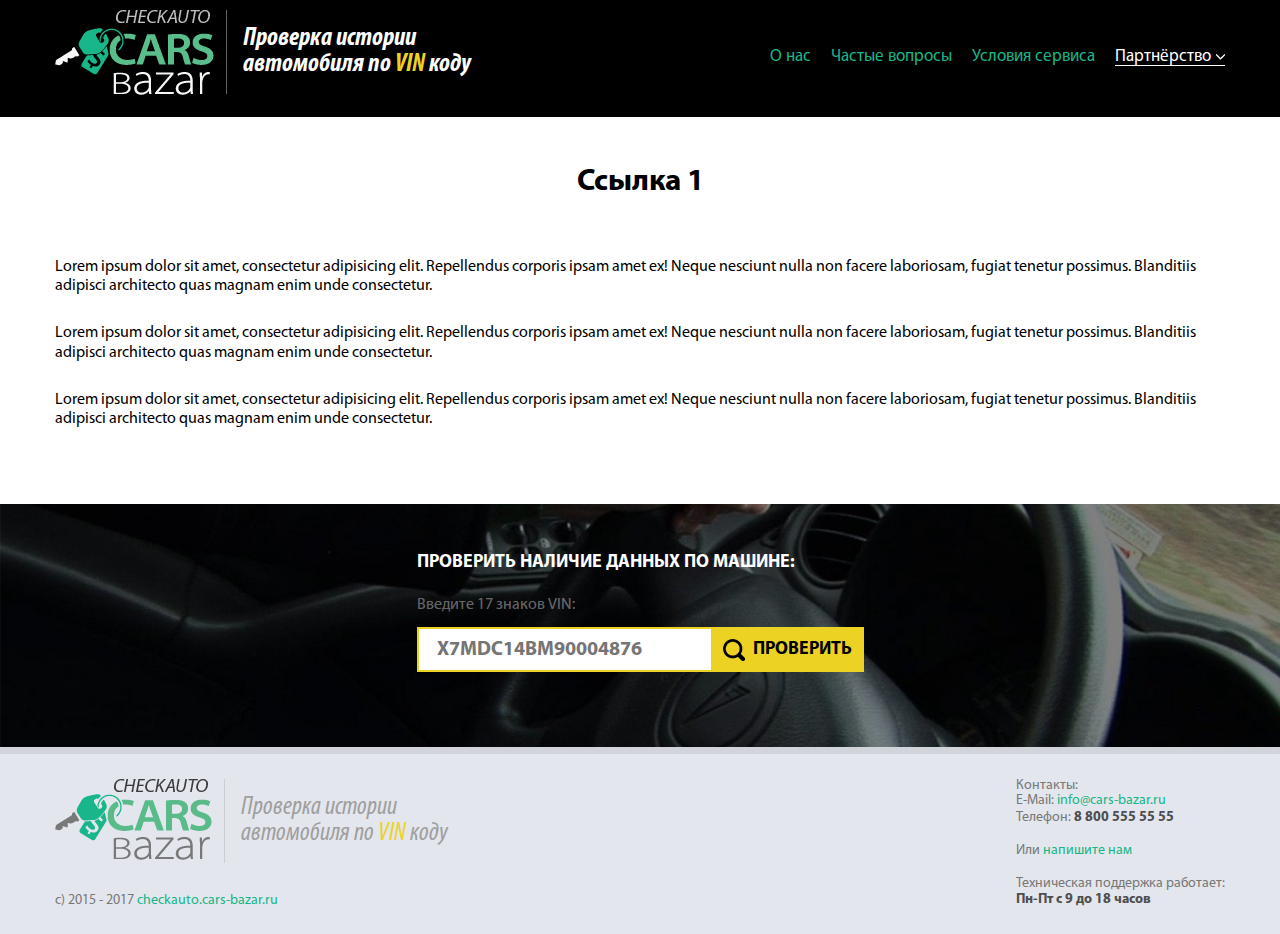
<file: partnership1.html>
<!DOCTYPE html>
<html lang="ru">
	<head>
		<meta charset="utf-8">
		<meta name="viewport" content="width=device-width, initial-scale=1.0, maximum-scale=1.0, user-scalable=no">
		<meta name="description" content="Проверка истории автомобиля по VIN коду">
		<link rel="stylesheet" href="css/reset.css">
		<link rel="stylesheet" href="css/main.css">
		<title>CheckAuto Cars Bazar</title>
	</head>
	<body>
		<div class="modal-window">
			<div class="modal-window-wrapper">	
				<div class="close-button">
					<i class="icon icon-close"></i>
				</div>				
				<div id="modal1" class="modal-window-full-report">
					<div class="modal-window-content">
						<div class="vin-full-report">
							<h3 class="modal-window-title">Получен полный отчёт по VIN коду - Z8NBBUJ32BS024566</h3>
							<div class="modal-window-container">
								<div class="buttons-wrapper">
									<a class="button print" href="#">Распечатать</a>
									<a class="button pdf" href="#">Сохранить в PDF</a>
								</div>
								<h5 class="report-data-category">Общие сведения об автомобиле</h5>
								<ul class="vin-report-list">
									<li class="vin-report-data">
										<span class="vin-report-data-title">VIN</span>
										<span class="vin-report-data-value">Z8NBBUJ32BS024566</span>
									</li>
									<li class="vin-report-data">
										<span class="vin-report-data-title">Модель</span>
										<span class="vin-report-data-value">Honda Civic</span>
									</li>									
									<li class="vin-report-data">
										<span class="vin-report-data-title">Год производства</span>
										<span class="vin-report-data-value">2008</span>
									</li>
									<li class="vin-report-data">
										<span class="vin-report-data-title">Объем двигателя</span>
										<span class="vin-report-data-value">1799 куб. см.</span>
									</li>
									<li class="vin-report-data">
										<span class="vin-report-data-title">Мощность двигателя</span>
										<span class="vin-report-data-value">133 л.с. / 98 кВт</span>
									</li>
									<li class="vin-report-data">
										<span class="vin-report-data-title">Цвет</span>
										<span class="vin-report-data-value">Серый</span>
									</li>
									<li class="vin-report-data">
										<span class="vin-report-data-title">Комплектация</span>
										<span class="vin-report-data-value">Седан</span>
									</li>																		
								</ul>
								<h5 class="report-data-category">Данные таможни</h5>
								<ul class="vin-report-list">
									<li class="vin-report-data">
										<span class="vin-report-data-title">Дата декларации</span>
										<span class="vin-report-data-value">2008/10/06</span>
									</li>
									<li class="vin-report-data">
										<span class="vin-report-data-title">Страна вывоз</span>
										<span class="vin-report-data-value">Турция</span>
									</li>					
								</ul>
								<h5 class="report-data-category">Данные ОСАГО</h5>
								<ul class="vin-report-list">
									<li class="vin-report-data">
										<span class="vin-report-data-title">Дата запроса действительности полиса</span>
										<span class="vin-report-data-value">2008/10/06</span>
									</li>
									<li class="vin-report-data">
										<span class="vin-report-data-title">Серия договора</span>
										<span class="vin-report-data-value">ЕЕЕ</span>
									</li>
									<li class="vin-report-data">
										<span class="vin-report-data-title">Номер договора</span>
										<span class="vin-report-data-value">0385473973</span>
									</li>
									<li class="vin-report-data">
										<span class="vin-report-data-title">Ограничения лиц допущенных к управлению ТС</span>
										<span class="vin-report-data-value">С ограничениями</span>
									</li>
									<li class="vin-report-data">
										<span class="vin-report-data-title">Страховая компания</span>
										<span class="vin-report-data-value">РЕСО-гарантия</span>
									</li>
									<li class="vin-report-data">
										<span class="vin-report-data-title">Примерная стоимость ОСАГО на 1 год</span>
										<span class="vin-report-data-value">
											10570 рублей
											<a class="button" href="http://cars-bazar.ru/uslugi/osago/" target="_blank">Купить ОСАГО</a>
										</span>
									</li>	
								</ul>
								<h5 class="report-data-category">Пробег автомобиля</h5>
								<ul class="vin-report-list">
									<li class="vin-report-data">
										<span class="vin-report-data-title">Значение</span>
										<span class="vin-report-data-value">Данные не зафиксированы</span>
									</li>	
								</ul>
								<h5 class="report-data-category">Сведения об участии в ДТП</h5>
								<ul class="vin-report-list">
									<li class="vin-report-data">
										<span class="vin-report-data-value single">Данные об участии в ДТП не найдены</span>
									</li>	
									<li class="vin-report-data">
										<span class="vin-report-data-hint">
											Мы не смогли найти факты, которые указывают на наличие ДТП.<br>
											Тем не менее, это не означает, что данный автомобиль НЕ УЧАСТВОВАЛ в ДТП
										</span>
									</li>
								</ul>
								<h5 class="report-data-category">Количество владельцев</h5>
								<ul class="vin-report-list">
									<li class="vin-report-data">
										<span class="vin-report-data-title">Владельцев</span>
										<span class="vin-report-data-value">4</span>
									</li>	
								</ul>
								<h5 class="report-data-category">История регистрационных действий</h5>
								<ul class="vin-report-list">
									<li class="vin-report-data">
										<span class="vin-report-data-title">Дата последней операции</span>
										<span class="vin-report-data-value">2008-11-11</span>
									</li>	
									<li class="vin-report-data">
										<span class="vin-report-data-title">Дата последней операции</span>
										<span class="vin-report-data-value">2014-05-02</span>
									</li>	
									<li class="vin-report-data">
										<span class="vin-report-data-title">Дата последней операции</span>
										<span class="vin-report-data-value">2015-10-08</span>
									</li>	
									<li class="vin-report-data">
										<span class="vin-report-data-title">Дата последней операции</span>
										<span class="vin-report-data-value">2015-10-08</span>
									</li>						
								</ul>	
								<h5 class="report-data-category">Информация о розыске ТС, в системе МВД России</h5>
								<ul class="vin-report-list">
									<li class="vin-report-data">
										<span class="vin-report-data-value single">ГИБДД подтвердило, что автомобиль не числится в угоне</span>
									</li>	
								</ul>
								<h5 class="report-data-category">Информация о наложении ограничений в Госавтоинспекции на ТС</h5>
								<ul class="vin-report-list">
									<li class="vin-report-data">
										<span class="vin-report-data-value single">Ограничений нет (проверено в ГИБДД)</span>
									</li>	
								</ul>
								<h5 class="report-data-category">Утилизация</h5>
								<ul class="vin-report-list">
									<li class="vin-report-data">
										<span class="vin-report-data-value single">Автомобиль не был утилизирован (Проверено в ГИБДД)</span>
									</li>	
								</ul>
								<h5 class="report-data-category">Использование автомобиля в качестве такси</h5>
								<ul class="vin-report-list">
									<li class="vin-report-data">
										<span class="vin-report-data-value single">На автомобиль не выдавалась лицензия на такси</span>
									</li>	
								</ul>
								<h5 class="report-data-category">Информация о нахождении в залоге у банков</h5>
								<ul class="vin-report-list">
									<li class="vin-report-data">
										<span class="vin-report-data-title">Дата регистрации</span>
										<span class="vin-report-data-value">5.10.2015</span>
									</li>	
									<li class="vin-report-data">
										<span class="vin-report-data-title">Номер уведомления</span>
										<span class="vin-report-data-value">2015-000-953173-757</span>
									</li>	
									<li class="vin-report-data">
										<span class="vin-report-data-title">Имущество</span>
										<span class="vin-report-data-value">VIN: NLAFD75308W072210</span>
									</li>	
									<li class="vin-report-data">
										<span class="vin-report-data-title">Залогодержатель</span>
										<span class="vin-report-data-value">Иванов Иван Иванович (02.04.1992)</span>
									</li>
									<li class="vin-report-data">
										<span class="vin-report-data-title">Залогодатель</span>
										<span class="vin-report-data-value">Банк СОЮЗ (акционерное общество)</span>
									</li>															
								</ul>
								<div class="buttons-wrapper">
									<a class="button print" href="#">Распечатать</a>
									<a class="button pdf" href="#">Сохранить в PDF</a>
								</div>												
							</div>
						</div>
					</div>	
				</div>	
				<div id="modal2" class="modal-window-notification">
					<div class="modal-window-content">
						<div class="payment-notification">
							<h3 class="modal-window-title">Оплата прошла успешно</h3>
							<div class="modal-window-container">
								<span class="modal-window-text">Ваш отчёт по VIN коду - Z8NBBUJ32BS024566 подготавливается.</span>
								<span class="modal-window-text">Пожалуйста подождите, обычно это занимает не более 45 секунд.</span>
							</div>
						</div>
						<div class="payment-status">
							<div class="modal-window-container">
								<div class="payment-status-icon">
									<i class="icon icon-timer"></i>
								</div>
							</div>
						</div>
					</div>
				</div>	
				<div id="modal3" class="modal-window-contact">
					<div class="modal-window-content">
						<div class="contact-form">
							<h3 class="modal-window-title">Задайте вопрос</h3>
							<div class="modal-window-container">
								<span class="modal-window-text">С вами свяжутся в течении рабочего дня</span>
								<form name="contact-form" method="POST">
									<input name="name" class="text-input" placeholder="Введите ваше Имя*" type="text" required>
									<input name="email" class="text-input" placeholder="Введите ваш E-Mail*" type="text" required>
									<input name="phone" class="text-input" placeholder="Введите ваш Телефон*" type="text" pattern="^((8|\+7)[\- ]?)?(\(?\d{3}\)?[\- ]?)?[\d\- ]{7,10}$" required>
									<textarea name="message" class="text-input" rows="3" required></textarea>
									<input class="button" value="Отправить" type="submit">
								</form>
								<span class="modal-window-text">Ваши данные не передаются третьим лицам</span>
							</div>
						</div>
					</div>
				</div>										
			</div>
			<div class="modal-window-overlay"></div>
		</div>
		
		<header class="header">
			<div class="container">
				<a class="site-logo" href="index.html">
					<img src="img/site_logo.png" alt="">
				</a>
				<h2 class="site-description">
					Проверка истории<br>
					автомобиля по <span>VIN</span> коду
				</h2>
				<nav class="site-nav">
					<div class="menu-button">
						<i class="icon icon-hamburger"></i>
					</div>				
					<ul class="site-nav-menu">
						<li class="site-nav-menu-item">
							<a href="index.html#about">О нас</a>
						</li>
						<li class="site-nav-menu-item">
							<a href="faq.html">Частые вопросы</a>
						</li>	
						<li class="site-nav-menu-item">
							<a href="conditions.html">Условия сервиса</a>
						</li>
						<li class="site-nav-menu-item dropdown active">
							<a href="partnership.html">Партнёрство</a>
							<ul class="dropdown-menu">
								<li class="dropdown-menu-item">
									<a href="partnership1.html">Ссылка 1</a>
								</li>
								<li class="dropdown-menu-item">
									<a href="partnership2.html">Ссылка 2</a>
								</li>
								<li class="dropdown-menu-item">
									<a href="partnership3.html">Ссылка 3</a>
								</li>
								<li class="dropdown-menu-item">
									<a href="partnership4.html">Ссылка 4</a>
								</li>	
							</ul>
						</li>																	
					</ul>
				</nav>
			</div>
		</header>
		<section class="secondary-section">
			<div class="container">
				<h1 class="section-title">Ссылка 1</h1>
				<p class="main-text">Lorem ipsum dolor sit amet, consectetur adipisicing elit. Repellendus corporis ipsam amet ex! Neque nesciunt nulla non facere laboriosam, fugiat tenetur possimus. Blanditiis adipisci architecto quas magnam enim unde consectetur.</p>
				<p class="main-text">Lorem ipsum dolor sit amet, consectetur adipisicing elit. Repellendus corporis ipsam amet ex! Neque nesciunt nulla non facere laboriosam, fugiat tenetur possimus. Blanditiis adipisci architecto quas magnam enim unde consectetur.</p>
				<p class="main-text">Lorem ipsum dolor sit amet, consectetur adipisicing elit. Repellendus corporis ipsam amet ex! Neque nesciunt nulla non facere laboriosam, fugiat tenetur possimus. Blanditiis adipisci architecto quas magnam enim unde consectetur.</p>
			</div>
		</section>
		<section class="check">
			<div class="container">
				<div class="check-form">
					<h5 class="form-title">Проверить наличие данных по машине:</h5>
					<span class="input-hint">Введите 17 знаков VIN:</span>
					<form action="report.html">
						<input name="vin" class="text-input" placeholder="X7MDC14BM90004876" type="text" maxlength="17" required>
						<input class="button search" value="Проверить" type="submit">
					</form>
				</div>
			</div>
		</section>
		<footer class="footer">
			<div class="container">
				<div class="footer-left clearfix">
					<a class="site-logo" href="index.html">
						<img src="img/site_logo_dark.png" alt="">
					</a>
					<h2 class="site-description">
						Проверка истории<br>
						автомобиля по <span>VIN</span> коду
					</h2>	
				</div>	
				<div class="footer-right">
					<span>Контакты:</span>
					<ul class="contact-info">
						<li class="contact-info-item">
							E-Mail: 
							<a class="link" href="mailto:info@cars-bazar.ru">info@cars-bazar.ru</a>
						</li>
						<li class="contact-info-item">
							Телефон: 
							<span>8 800 555 55 55</span>
						</li>
						<li class="contact-info-item">
							Или
							<a class="link open-modal" data-modal="#modal3" href="#">напишите нам</a>
						</li>
						<li class="contact-info-item">
							Техническая поддержка работает:
							<span>Пн-Пт с 9 до 18 часов</span>
						</li>
					</ul>
				</div>
				<span class="copyright">
					c) 2015 - 2017
					<a class="link" href="index.html">checkauto.cars-bazar.ru</a>
				</span>						
			</div>
		</footer>

		<script src="https://ajax.googleapis.com/ajax/libs/jquery/1.12.4/jquery.min.js"></script>
		<script src="vendor/jquery.inputmask.bundle.min.js"></script>
		<script src="js/main.js"></script>
	</body>
</html>
</file>
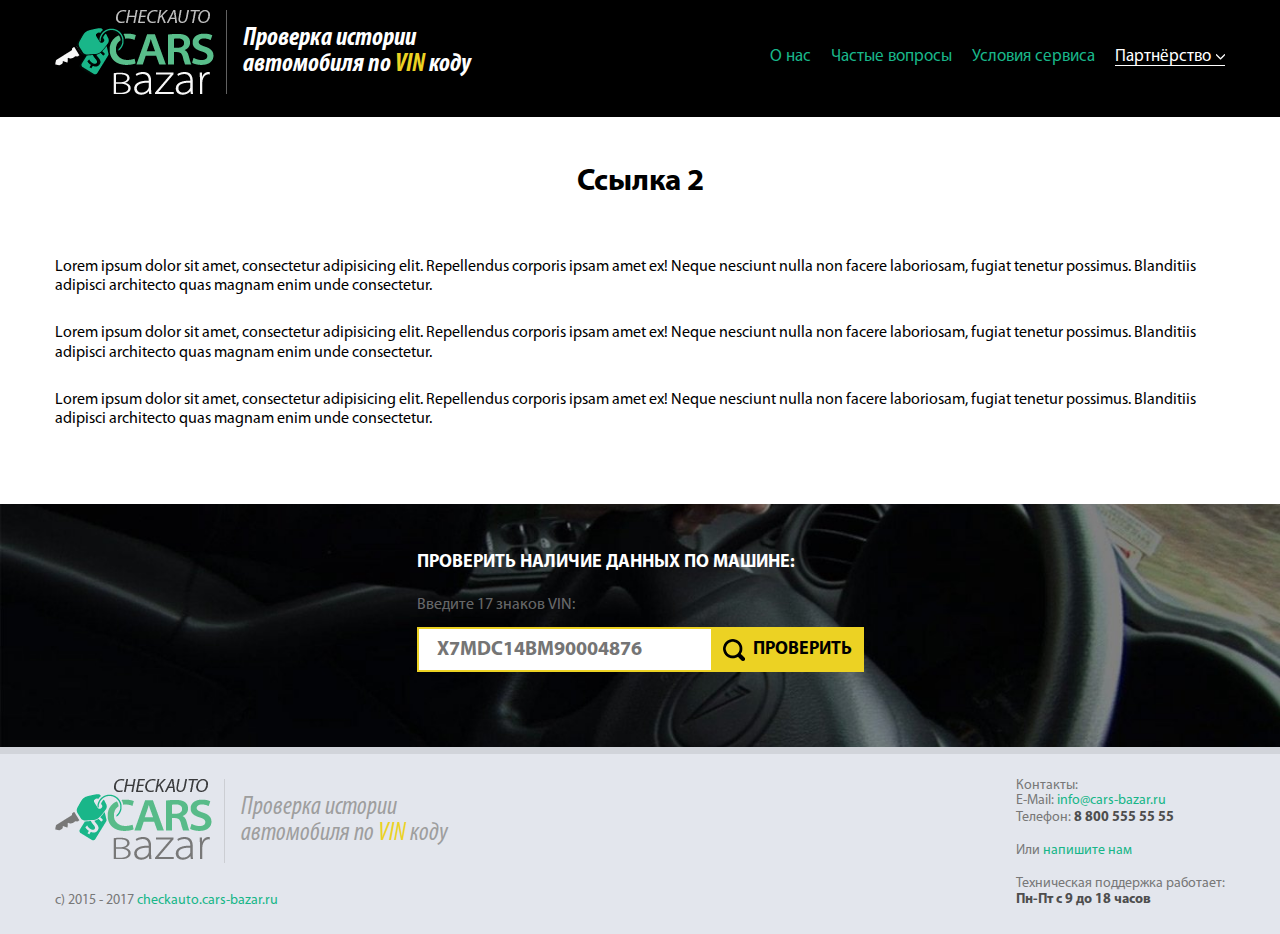
<file: partnership2.html>
<!DOCTYPE html>
<html lang="ru">
	<head>
		<meta charset="utf-8">
		<meta name="viewport" content="width=device-width, initial-scale=1.0, maximum-scale=1.0, user-scalable=no">
		<meta name="description" content="Проверка истории автомобиля по VIN коду">
		<link rel="stylesheet" href="css/reset.css">
		<link rel="stylesheet" href="css/main.css">
		<title>CheckAuto Cars Bazar</title>
	</head>
	<body>
		<div class="modal-window">
			<div class="modal-window-wrapper">	
				<div class="close-button">
					<i class="icon icon-close"></i>
				</div>				
				<div id="modal1" class="modal-window-full-report">
					<div class="modal-window-content">
						<div class="vin-full-report">
							<h3 class="modal-window-title">Получен полный отчёт по VIN коду - Z8NBBUJ32BS024566</h3>
							<div class="modal-window-container">
								<div class="buttons-wrapper">
									<a class="button print" href="#">Распечатать</a>
									<a class="button pdf" href="#">Сохранить в PDF</a>
								</div>
								<h5 class="report-data-category">Общие сведения об автомобиле</h5>
								<ul class="vin-report-list">
									<li class="vin-report-data">
										<span class="vin-report-data-title">VIN</span>
										<span class="vin-report-data-value">Z8NBBUJ32BS024566</span>
									</li>
									<li class="vin-report-data">
										<span class="vin-report-data-title">Модель</span>
										<span class="vin-report-data-value">Honda Civic</span>
									</li>									
									<li class="vin-report-data">
										<span class="vin-report-data-title">Год производства</span>
										<span class="vin-report-data-value">2008</span>
									</li>
									<li class="vin-report-data">
										<span class="vin-report-data-title">Объем двигателя</span>
										<span class="vin-report-data-value">1799 куб. см.</span>
									</li>
									<li class="vin-report-data">
										<span class="vin-report-data-title">Мощность двигателя</span>
										<span class="vin-report-data-value">133 л.с. / 98 кВт</span>
									</li>
									<li class="vin-report-data">
										<span class="vin-report-data-title">Цвет</span>
										<span class="vin-report-data-value">Серый</span>
									</li>
									<li class="vin-report-data">
										<span class="vin-report-data-title">Комплектация</span>
										<span class="vin-report-data-value">Седан</span>
									</li>																		
								</ul>
								<h5 class="report-data-category">Данные таможни</h5>
								<ul class="vin-report-list">
									<li class="vin-report-data">
										<span class="vin-report-data-title">Дата декларации</span>
										<span class="vin-report-data-value">2008/10/06</span>
									</li>
									<li class="vin-report-data">
										<span class="vin-report-data-title">Страна вывоз</span>
										<span class="vin-report-data-value">Турция</span>
									</li>					
								</ul>
								<h5 class="report-data-category">Данные ОСАГО</h5>
								<ul class="vin-report-list">
									<li class="vin-report-data">
										<span class="vin-report-data-title">Дата запроса действительности полиса</span>
										<span class="vin-report-data-value">2008/10/06</span>
									</li>
									<li class="vin-report-data">
										<span class="vin-report-data-title">Серия договора</span>
										<span class="vin-report-data-value">ЕЕЕ</span>
									</li>
									<li class="vin-report-data">
										<span class="vin-report-data-title">Номер договора</span>
										<span class="vin-report-data-value">0385473973</span>
									</li>
									<li class="vin-report-data">
										<span class="vin-report-data-title">Ограничения лиц допущенных к управлению ТС</span>
										<span class="vin-report-data-value">С ограничениями</span>
									</li>
									<li class="vin-report-data">
										<span class="vin-report-data-title">Страховая компания</span>
										<span class="vin-report-data-value">РЕСО-гарантия</span>
									</li>
									<li class="vin-report-data">
										<span class="vin-report-data-title">Примерная стоимость ОСАГО на 1 год</span>
										<span class="vin-report-data-value">
											10570 рублей
											<a class="button" href="http://cars-bazar.ru/uslugi/osago/" target="_blank">Купить ОСАГО</a>
										</span>
									</li>	
								</ul>
								<h5 class="report-data-category">Пробег автомобиля</h5>
								<ul class="vin-report-list">
									<li class="vin-report-data">
										<span class="vin-report-data-title">Значение</span>
										<span class="vin-report-data-value">Данные не зафиксированы</span>
									</li>	
								</ul>
								<h5 class="report-data-category">Сведения об участии в ДТП</h5>
								<ul class="vin-report-list">
									<li class="vin-report-data">
										<span class="vin-report-data-value single">Данные об участии в ДТП не найдены</span>
									</li>	
									<li class="vin-report-data">
										<span class="vin-report-data-hint">
											Мы не смогли найти факты, которые указывают на наличие ДТП.<br>
											Тем не менее, это не означает, что данный автомобиль НЕ УЧАСТВОВАЛ в ДТП
										</span>
									</li>
								</ul>
								<h5 class="report-data-category">Количество владельцев</h5>
								<ul class="vin-report-list">
									<li class="vin-report-data">
										<span class="vin-report-data-title">Владельцев</span>
										<span class="vin-report-data-value">4</span>
									</li>	
								</ul>
								<h5 class="report-data-category">История регистрационных действий</h5>
								<ul class="vin-report-list">
									<li class="vin-report-data">
										<span class="vin-report-data-title">Дата последней операции</span>
										<span class="vin-report-data-value">2008-11-11</span>
									</li>	
									<li class="vin-report-data">
										<span class="vin-report-data-title">Дата последней операции</span>
										<span class="vin-report-data-value">2014-05-02</span>
									</li>	
									<li class="vin-report-data">
										<span class="vin-report-data-title">Дата последней операции</span>
										<span class="vin-report-data-value">2015-10-08</span>
									</li>	
									<li class="vin-report-data">
										<span class="vin-report-data-title">Дата последней операции</span>
										<span class="vin-report-data-value">2015-10-08</span>
									</li>						
								</ul>	
								<h5 class="report-data-category">Информация о розыске ТС, в системе МВД России</h5>
								<ul class="vin-report-list">
									<li class="vin-report-data">
										<span class="vin-report-data-value single">ГИБДД подтвердило, что автомобиль не числится в угоне</span>
									</li>	
								</ul>
								<h5 class="report-data-category">Информация о наложении ограничений в Госавтоинспекции на ТС</h5>
								<ul class="vin-report-list">
									<li class="vin-report-data">
										<span class="vin-report-data-value single">Ограничений нет (проверено в ГИБДД)</span>
									</li>	
								</ul>
								<h5 class="report-data-category">Утилизация</h5>
								<ul class="vin-report-list">
									<li class="vin-report-data">
										<span class="vin-report-data-value single">Автомобиль не был утилизирован (Проверено в ГИБДД)</span>
									</li>	
								</ul>
								<h5 class="report-data-category">Использование автомобиля в качестве такси</h5>
								<ul class="vin-report-list">
									<li class="vin-report-data">
										<span class="vin-report-data-value single">На автомобиль не выдавалась лицензия на такси</span>
									</li>	
								</ul>
								<h5 class="report-data-category">Информация о нахождении в залоге у банков</h5>
								<ul class="vin-report-list">
									<li class="vin-report-data">
										<span class="vin-report-data-title">Дата регистрации</span>
										<span class="vin-report-data-value">5.10.2015</span>
									</li>	
									<li class="vin-report-data">
										<span class="vin-report-data-title">Номер уведомления</span>
										<span class="vin-report-data-value">2015-000-953173-757</span>
									</li>	
									<li class="vin-report-data">
										<span class="vin-report-data-title">Имущество</span>
										<span class="vin-report-data-value">VIN: NLAFD75308W072210</span>
									</li>	
									<li class="vin-report-data">
										<span class="vin-report-data-title">Залогодержатель</span>
										<span class="vin-report-data-value">Иванов Иван Иванович (02.04.1992)</span>
									</li>
									<li class="vin-report-data">
										<span class="vin-report-data-title">Залогодатель</span>
										<span class="vin-report-data-value">Банк СОЮЗ (акционерное общество)</span>
									</li>															
								</ul>
								<div class="buttons-wrapper">
									<a class="button print" href="#">Распечатать</a>
									<a class="button pdf" href="#">Сохранить в PDF</a>
								</div>												
							</div>
						</div>
					</div>	
				</div>	
				<div id="modal2" class="modal-window-notification">
					<div class="modal-window-content">
						<div class="payment-notification">
							<h3 class="modal-window-title">Оплата прошла успешно</h3>
							<div class="modal-window-container">
								<span class="modal-window-text">Ваш отчёт по VIN коду - Z8NBBUJ32BS024566 подготавливается.</span>
								<span class="modal-window-text">Пожалуйста подождите, обычно это занимает не более 45 секунд.</span>
							</div>
						</div>
						<div class="payment-status">
							<div class="modal-window-container">
								<div class="payment-status-icon">
									<i class="icon icon-timer"></i>
								</div>
							</div>
						</div>
					</div>
				</div>	
				<div id="modal3" class="modal-window-contact">
					<div class="modal-window-content">
						<div class="contact-form">
							<h3 class="modal-window-title">Задайте вопрос</h3>
							<div class="modal-window-container">
								<span class="modal-window-text">С вами свяжутся в течении рабочего дня</span>
								<form name="contact-form" method="POST">
									<input name="name" class="text-input" placeholder="Введите ваше Имя*" type="text" required>
									<input name="email" class="text-input" placeholder="Введите ваш E-Mail*" type="text" required>
									<input name="phone" class="text-input" placeholder="Введите ваш Телефон*" type="text" pattern="^((8|\+7)[\- ]?)?(\(?\d{3}\)?[\- ]?)?[\d\- ]{7,10}$" required>
									<textarea name="message" class="text-input" rows="3" required></textarea>
									<input class="button" value="Отправить" type="submit">
								</form>
								<span class="modal-window-text">Ваши данные не передаются третьим лицам</span>
							</div>
						</div>
					</div>
				</div>										
			</div>
			<div class="modal-window-overlay"></div>
		</div>

		<header class="header">
			<div class="container">
				<a class="site-logo" href="index.html">
					<img src="img/site_logo.png" alt="">
				</a>
				<h2 class="site-description">
					Проверка истории<br>
					автомобиля по <span>VIN</span> коду
				</h2>
				<nav class="site-nav">
					<div class="menu-button">
						<i class="icon icon-hamburger"></i>
					</div>				
					<ul class="site-nav-menu">
						<li class="site-nav-menu-item">
							<a href="index.html#about">О нас</a>
						</li>
						<li class="site-nav-menu-item">
							<a href="faq.html">Частые вопросы</a>
						</li>	
						<li class="site-nav-menu-item">
							<a href="conditions.html">Условия сервиса</a>
						</li>
						<li class="site-nav-menu-item dropdown active">
							<a href="partnership.html">Партнёрство</a>
							<ul class="dropdown-menu">
								<li class="dropdown-menu-item">
									<a href="partnership1.html">Ссылка 1</a>
								</li>
								<li class="dropdown-menu-item">
									<a href="partnership2.html">Ссылка 2</a>
								</li>
								<li class="dropdown-menu-item">
									<a href="partnership3.html">Ссылка 3</a>
								</li>
								<li class="dropdown-menu-item">
									<a href="partnership4.html">Ссылка 4</a>
								</li>	
							</ul>
						</li>																	
					</ul>
				</nav>
			</div>
		</header>
		<section class="secondary-section">
			<div class="container">
				<h1 class="section-title">Ссылка 2</h1>
				<p class="main-text">Lorem ipsum dolor sit amet, consectetur adipisicing elit. Repellendus corporis ipsam amet ex! Neque nesciunt nulla non facere laboriosam, fugiat tenetur possimus. Blanditiis adipisci architecto quas magnam enim unde consectetur.</p>
				<p class="main-text">Lorem ipsum dolor sit amet, consectetur adipisicing elit. Repellendus corporis ipsam amet ex! Neque nesciunt nulla non facere laboriosam, fugiat tenetur possimus. Blanditiis adipisci architecto quas magnam enim unde consectetur.</p>
				<p class="main-text">Lorem ipsum dolor sit amet, consectetur adipisicing elit. Repellendus corporis ipsam amet ex! Neque nesciunt nulla non facere laboriosam, fugiat tenetur possimus. Blanditiis adipisci architecto quas magnam enim unde consectetur.</p>
			</div>
		</section>
		<section class="check">
			<div class="container">
				<div class="check-form">
					<h5 class="form-title">Проверить наличие данных по машине:</h5>
					<span class="input-hint">Введите 17 знаков VIN:</span>
					<form action="report.html">
						<input name="vin" class="text-input" placeholder="X7MDC14BM90004876" type="text" maxlength="17" required>
						<input class="button search" value="Проверить" type="submit">
					</form>
				</div>
			</div>
		</section>
		<footer class="footer">
			<div class="container">
				<div class="footer-left clearfix">
					<a class="site-logo" href="index.html">
						<img src="img/site_logo_dark.png" alt="">
					</a>
					<h2 class="site-description">
						Проверка истории<br>
						автомобиля по <span>VIN</span> коду
					</h2>	
				</div>	
				<div class="footer-right">
					<span>Контакты:</span>
					<ul class="contact-info">
						<li class="contact-info-item">
							E-Mail: 
							<a class="link" href="mailto:info@cars-bazar.ru">info@cars-bazar.ru</a>
						</li>
						<li class="contact-info-item">
							Телефон: 
							<span>8 800 555 55 55</span>
						</li>
						<li class="contact-info-item">
							Или
							<a class="link open-modal" data-modal="#modal3" href="#">напишите нам</a>
						</li>
						<li class="contact-info-item">
							Техническая поддержка работает:
							<span>Пн-Пт с 9 до 18 часов</span>
						</li>
					</ul>
				</div>
				<span class="copyright">
					c) 2015 - 2017
					<a class="link" href="index.html">checkauto.cars-bazar.ru</a>
				</span>						
			</div>
		</footer>

		<script src="https://ajax.googleapis.com/ajax/libs/jquery/1.12.4/jquery.min.js"></script>
		<script src="vendor/jquery.inputmask.bundle.min.js"></script>
		<script src="js/main.js"></script>
	</body>
</html>
</file>
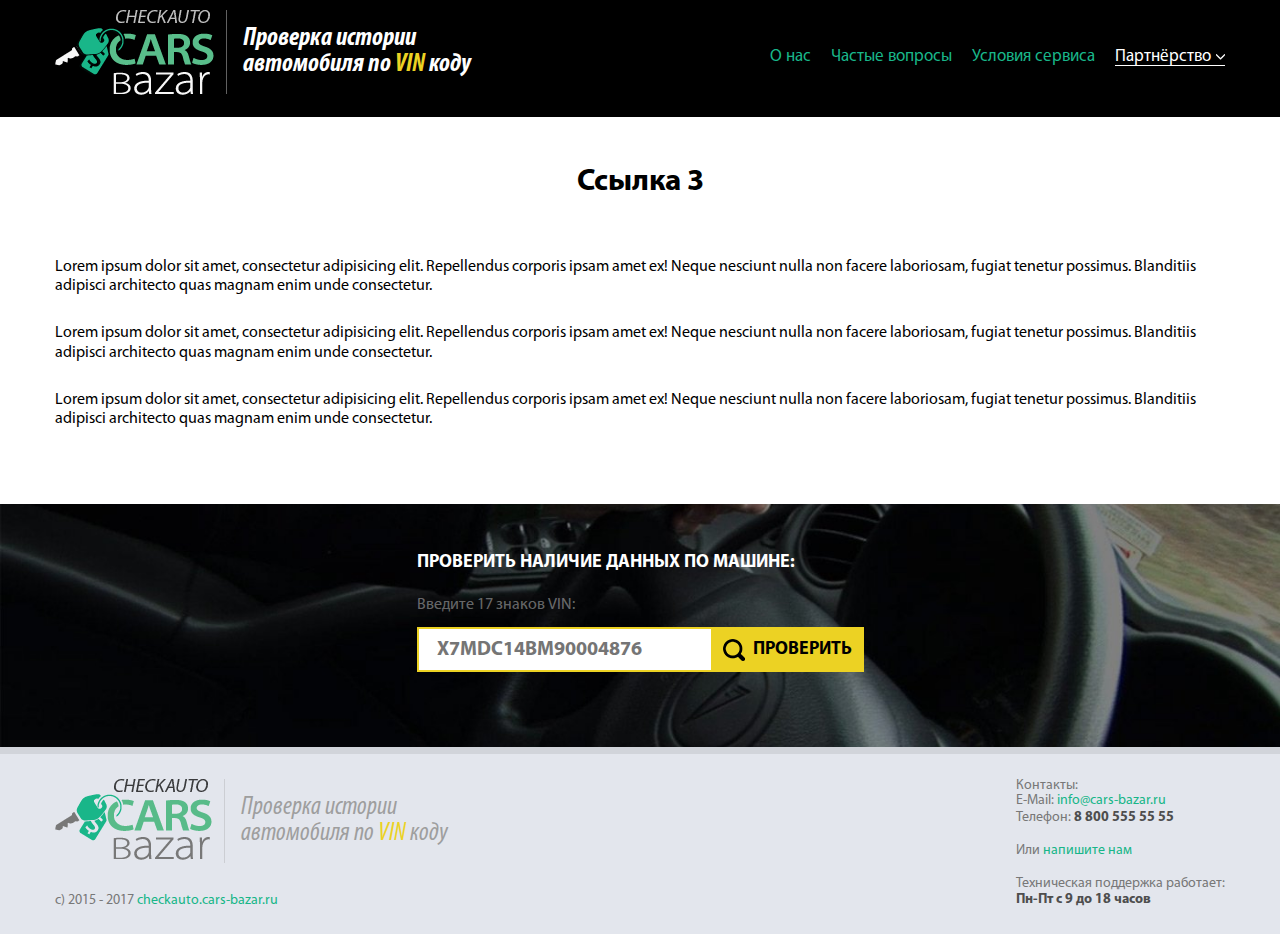
<file: partnership3.html>
<!DOCTYPE html>
<html lang="ru">
	<head>
		<meta charset="utf-8">
		<meta name="viewport" content="width=device-width, initial-scale=1.0, maximum-scale=1.0, user-scalable=no">
		<meta name="description" content="Проверка истории автомобиля по VIN коду">
		<link rel="stylesheet" href="css/reset.css">
		<link rel="stylesheet" href="css/main.css">
		<title>CheckAuto Cars Bazar</title>
	</head>
	<body>
		<div class="modal-window">
			<div class="modal-window-wrapper">	
				<div class="close-button">
					<i class="icon icon-close"></i>
				</div>				
				<div id="modal1" class="modal-window-full-report">
					<div class="modal-window-content">
						<div class="vin-full-report">
							<h3 class="modal-window-title">Получен полный отчёт по VIN коду - Z8NBBUJ32BS024566</h3>
							<div class="modal-window-container">
								<div class="buttons-wrapper">
									<a class="button print" href="#">Распечатать</a>
									<a class="button pdf" href="#">Сохранить в PDF</a>
								</div>
								<h5 class="report-data-category">Общие сведения об автомобиле</h5>
								<ul class="vin-report-list">
									<li class="vin-report-data">
										<span class="vin-report-data-title">VIN</span>
										<span class="vin-report-data-value">Z8NBBUJ32BS024566</span>
									</li>
									<li class="vin-report-data">
										<span class="vin-report-data-title">Модель</span>
										<span class="vin-report-data-value">Honda Civic</span>
									</li>									
									<li class="vin-report-data">
										<span class="vin-report-data-title">Год производства</span>
										<span class="vin-report-data-value">2008</span>
									</li>
									<li class="vin-report-data">
										<span class="vin-report-data-title">Объем двигателя</span>
										<span class="vin-report-data-value">1799 куб. см.</span>
									</li>
									<li class="vin-report-data">
										<span class="vin-report-data-title">Мощность двигателя</span>
										<span class="vin-report-data-value">133 л.с. / 98 кВт</span>
									</li>
									<li class="vin-report-data">
										<span class="vin-report-data-title">Цвет</span>
										<span class="vin-report-data-value">Серый</span>
									</li>
									<li class="vin-report-data">
										<span class="vin-report-data-title">Комплектация</span>
										<span class="vin-report-data-value">Седан</span>
									</li>																		
								</ul>
								<h5 class="report-data-category">Данные таможни</h5>
								<ul class="vin-report-list">
									<li class="vin-report-data">
										<span class="vin-report-data-title">Дата декларации</span>
										<span class="vin-report-data-value">2008/10/06</span>
									</li>
									<li class="vin-report-data">
										<span class="vin-report-data-title">Страна вывоз</span>
										<span class="vin-report-data-value">Турция</span>
									</li>					
								</ul>
								<h5 class="report-data-category">Данные ОСАГО</h5>
								<ul class="vin-report-list">
									<li class="vin-report-data">
										<span class="vin-report-data-title">Дата запроса действительности полиса</span>
										<span class="vin-report-data-value">2008/10/06</span>
									</li>
									<li class="vin-report-data">
										<span class="vin-report-data-title">Серия договора</span>
										<span class="vin-report-data-value">ЕЕЕ</span>
									</li>
									<li class="vin-report-data">
										<span class="vin-report-data-title">Номер договора</span>
										<span class="vin-report-data-value">0385473973</span>
									</li>
									<li class="vin-report-data">
										<span class="vin-report-data-title">Ограничения лиц допущенных к управлению ТС</span>
										<span class="vin-report-data-value">С ограничениями</span>
									</li>
									<li class="vin-report-data">
										<span class="vin-report-data-title">Страховая компания</span>
										<span class="vin-report-data-value">РЕСО-гарантия</span>
									</li>
									<li class="vin-report-data">
										<span class="vin-report-data-title">Примерная стоимость ОСАГО на 1 год</span>
										<span class="vin-report-data-value">
											10570 рублей
											<a class="button" href="http://cars-bazar.ru/uslugi/osago/" target="_blank">Купить ОСАГО</a>
										</span>
									</li>	
								</ul>
								<h5 class="report-data-category">Пробег автомобиля</h5>
								<ul class="vin-report-list">
									<li class="vin-report-data">
										<span class="vin-report-data-title">Значение</span>
										<span class="vin-report-data-value">Данные не зафиксированы</span>
									</li>	
								</ul>
								<h5 class="report-data-category">Сведения об участии в ДТП</h5>
								<ul class="vin-report-list">
									<li class="vin-report-data">
										<span class="vin-report-data-value single">Данные об участии в ДТП не найдены</span>
									</li>	
									<li class="vin-report-data">
										<span class="vin-report-data-hint">
											Мы не смогли найти факты, которые указывают на наличие ДТП.<br>
											Тем не менее, это не означает, что данный автомобиль НЕ УЧАСТВОВАЛ в ДТП
										</span>
									</li>
								</ul>
								<h5 class="report-data-category">Количество владельцев</h5>
								<ul class="vin-report-list">
									<li class="vin-report-data">
										<span class="vin-report-data-title">Владельцев</span>
										<span class="vin-report-data-value">4</span>
									</li>	
								</ul>
								<h5 class="report-data-category">История регистрационных действий</h5>
								<ul class="vin-report-list">
									<li class="vin-report-data">
										<span class="vin-report-data-title">Дата последней операции</span>
										<span class="vin-report-data-value">2008-11-11</span>
									</li>	
									<li class="vin-report-data">
										<span class="vin-report-data-title">Дата последней операции</span>
										<span class="vin-report-data-value">2014-05-02</span>
									</li>	
									<li class="vin-report-data">
										<span class="vin-report-data-title">Дата последней операции</span>
										<span class="vin-report-data-value">2015-10-08</span>
									</li>	
									<li class="vin-report-data">
										<span class="vin-report-data-title">Дата последней операции</span>
										<span class="vin-report-data-value">2015-10-08</span>
									</li>						
								</ul>	
								<h5 class="report-data-category">Информация о розыске ТС, в системе МВД России</h5>
								<ul class="vin-report-list">
									<li class="vin-report-data">
										<span class="vin-report-data-value single">ГИБДД подтвердило, что автомобиль не числится в угоне</span>
									</li>	
								</ul>
								<h5 class="report-data-category">Информация о наложении ограничений в Госавтоинспекции на ТС</h5>
								<ul class="vin-report-list">
									<li class="vin-report-data">
										<span class="vin-report-data-value single">Ограничений нет (проверено в ГИБДД)</span>
									</li>	
								</ul>
								<h5 class="report-data-category">Утилизация</h5>
								<ul class="vin-report-list">
									<li class="vin-report-data">
										<span class="vin-report-data-value single">Автомобиль не был утилизирован (Проверено в ГИБДД)</span>
									</li>	
								</ul>
								<h5 class="report-data-category">Использование автомобиля в качестве такси</h5>
								<ul class="vin-report-list">
									<li class="vin-report-data">
										<span class="vin-report-data-value single">На автомобиль не выдавалась лицензия на такси</span>
									</li>	
								</ul>
								<h5 class="report-data-category">Информация о нахождении в залоге у банков</h5>
								<ul class="vin-report-list">
									<li class="vin-report-data">
										<span class="vin-report-data-title">Дата регистрации</span>
										<span class="vin-report-data-value">5.10.2015</span>
									</li>	
									<li class="vin-report-data">
										<span class="vin-report-data-title">Номер уведомления</span>
										<span class="vin-report-data-value">2015-000-953173-757</span>
									</li>	
									<li class="vin-report-data">
										<span class="vin-report-data-title">Имущество</span>
										<span class="vin-report-data-value">VIN: NLAFD75308W072210</span>
									</li>	
									<li class="vin-report-data">
										<span class="vin-report-data-title">Залогодержатель</span>
										<span class="vin-report-data-value">Иванов Иван Иванович (02.04.1992)</span>
									</li>
									<li class="vin-report-data">
										<span class="vin-report-data-title">Залогодатель</span>
										<span class="vin-report-data-value">Банк СОЮЗ (акционерное общество)</span>
									</li>															
								</ul>
								<div class="buttons-wrapper">
									<a class="button print" href="#">Распечатать</a>
									<a class="button pdf" href="#">Сохранить в PDF</a>
								</div>												
							</div>
						</div>
					</div>	
				</div>	
				<div id="modal2" class="modal-window-notification">
					<div class="modal-window-content">
						<div class="payment-notification">
							<h3 class="modal-window-title">Оплата прошла успешно</h3>
							<div class="modal-window-container">
								<span class="modal-window-text">Ваш отчёт по VIN коду - Z8NBBUJ32BS024566 подготавливается.</span>
								<span class="modal-window-text">Пожалуйста подождите, обычно это занимает не более 45 секунд.</span>
							</div>
						</div>
						<div class="payment-status">
							<div class="modal-window-container">
								<div class="payment-status-icon">
									<i class="icon icon-timer"></i>
								</div>
							</div>
						</div>
					</div>
				</div>	
				<div id="modal3" class="modal-window-contact">
					<div class="modal-window-content">
						<div class="contact-form">
							<h3 class="modal-window-title">Задайте вопрос</h3>
							<div class="modal-window-container">
								<span class="modal-window-text">С вами свяжутся в течении рабочего дня</span>
								<form name="contact-form" method="POST">
									<input name="name" class="text-input" placeholder="Введите ваше Имя*" type="text" required>
									<input name="email" class="text-input" placeholder="Введите ваш E-Mail*" type="text" required>
									<input name="phone" class="text-input" placeholder="Введите ваш Телефон*" type="text" pattern="^((8|\+7)[\- ]?)?(\(?\d{3}\)?[\- ]?)?[\d\- ]{7,10}$" required>
									<textarea name="message" class="text-input" rows="3" required></textarea>
									<input class="button" value="Отправить" type="submit">
								</form>
								<span class="modal-window-text">Ваши данные не передаются третьим лицам</span>
							</div>
						</div>
					</div>
				</div>										
			</div>
			<div class="modal-window-overlay"></div>
		</div>
		
		<header class="header">
			<div class="container">
				<a class="site-logo" href="index.html">
					<img src="img/site_logo.png" alt="">
				</a>
				<h2 class="site-description">
					Проверка истории<br>
					автомобиля по <span>VIN</span> коду
				</h2>
				<nav class="site-nav">
					<div class="menu-button">
						<i class="icon icon-hamburger"></i>
					</div>				
					<ul class="site-nav-menu">
						<li class="site-nav-menu-item">
							<a href="index.html#about">О нас</a>
						</li>
						<li class="site-nav-menu-item">
							<a href="faq.html">Частые вопросы</a>
						</li>	
						<li class="site-nav-menu-item">
							<a href="conditions.html">Условия сервиса</a>
						</li>
						<li class="site-nav-menu-item dropdown active">
							<a href="partnership.html">Партнёрство</a>
							<ul class="dropdown-menu">
								<li class="dropdown-menu-item">
									<a href="partnership1.html">Ссылка 1</a>
								</li>
								<li class="dropdown-menu-item">
									<a href="partnership2.html">Ссылка 2</a>
								</li>
								<li class="dropdown-menu-item">
									<a href="partnership3.html">Ссылка 3</a>
								</li>
								<li class="dropdown-menu-item">
									<a href="partnership4.html">Ссылка 4</a>
								</li>	
							</ul>
						</li>																	
					</ul>
				</nav>
			</div>
		</header>
		<section class="secondary-section">
			<div class="container">
				<h1 class="section-title">Ссылка 3</h1>
				<p class="main-text">Lorem ipsum dolor sit amet, consectetur adipisicing elit. Repellendus corporis ipsam amet ex! Neque nesciunt nulla non facere laboriosam, fugiat tenetur possimus. Blanditiis adipisci architecto quas magnam enim unde consectetur.</p>
				<p class="main-text">Lorem ipsum dolor sit amet, consectetur adipisicing elit. Repellendus corporis ipsam amet ex! Neque nesciunt nulla non facere laboriosam, fugiat tenetur possimus. Blanditiis adipisci architecto quas magnam enim unde consectetur.</p>
				<p class="main-text">Lorem ipsum dolor sit amet, consectetur adipisicing elit. Repellendus corporis ipsam amet ex! Neque nesciunt nulla non facere laboriosam, fugiat tenetur possimus. Blanditiis adipisci architecto quas magnam enim unde consectetur.</p>
			</div>
		</section>
		<section class="check">
			<div class="container">
				<div class="check-form">
					<h5 class="form-title">Проверить наличие данных по машине:</h5>
					<span class="input-hint">Введите 17 знаков VIN:</span>
					<form action="report.html">
						<input name="vin" class="text-input" placeholder="X7MDC14BM90004876" type="text" maxlength="17" required>
						<input class="button search" value="Проверить" type="submit">
					</form>
				</div>
			</div>
		</section>
		<footer class="footer">
			<div class="container">
				<div class="footer-left clearfix">
					<a class="site-logo" href="index.html">
						<img src="img/site_logo_dark.png" alt="">
					</a>
					<h2 class="site-description">
						Проверка истории<br>
						автомобиля по <span>VIN</span> коду
					</h2>	
				</div>	
				<div class="footer-right">
					<span>Контакты:</span>
					<ul class="contact-info">
						<li class="contact-info-item">
							E-Mail: 
							<a class="link" href="mailto:info@cars-bazar.ru">info@cars-bazar.ru</a>
						</li>
						<li class="contact-info-item">
							Телефон: 
							<span>8 800 555 55 55</span>
						</li>
						<li class="contact-info-item">
							Или
							<a class="link open-modal" data-modal="#modal3" href="#">напишите нам</a>
						</li>
						<li class="contact-info-item">
							Техническая поддержка работает:
							<span>Пн-Пт с 9 до 18 часов</span>
						</li>
					</ul>
				</div>
				<span class="copyright">
					c) 2015 - 2017
					<a class="link" href="index.html">checkauto.cars-bazar.ru</a>
				</span>						
			</div>
		</footer>

		<script src="https://ajax.googleapis.com/ajax/libs/jquery/1.12.4/jquery.min.js"></script>
		<script src="vendor/jquery.inputmask.bundle.min.js"></script>
		<script src="js/main.js"></script>
	</body>
</html>
</file>
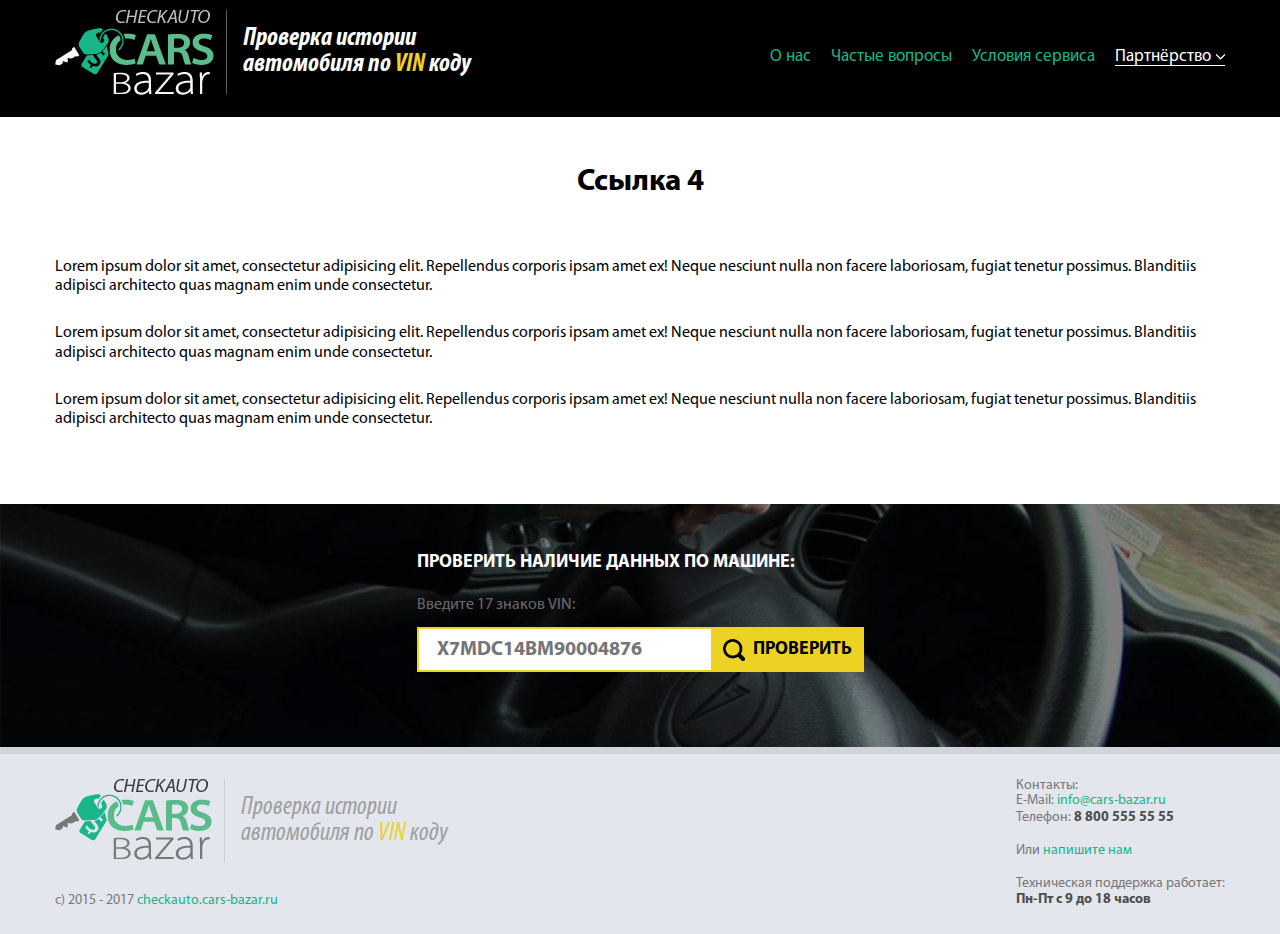
<file: partnership4.html>
<!DOCTYPE html>
<html lang="ru">
	<head>
		<meta charset="utf-8">
		<meta name="viewport" content="width=device-width, initial-scale=1.0, maximum-scale=1.0, user-scalable=no">
		<meta name="description" content="Проверка истории автомобиля по VIN коду">
		<link rel="stylesheet" href="css/reset.css">
		<link rel="stylesheet" href="css/main.css">
		<title>CheckAuto Cars Bazar</title>
	</head>
	<body>
		<div class="modal-window">
			<div class="modal-window-wrapper">	
				<div class="close-button">
					<i class="icon icon-close"></i>
				</div>				
				<div id="modal1" class="modal-window-full-report">
					<div class="modal-window-content">
						<div class="vin-full-report">
							<h3 class="modal-window-title">Получен полный отчёт по VIN коду - Z8NBBUJ32BS024566</h3>
							<div class="modal-window-container">
								<div class="buttons-wrapper">
									<a class="button print" href="#">Распечатать</a>
									<a class="button pdf" href="#">Сохранить в PDF</a>
								</div>
								<h5 class="report-data-category">Общие сведения об автомобиле</h5>
								<ul class="vin-report-list">
									<li class="vin-report-data">
										<span class="vin-report-data-title">VIN</span>
										<span class="vin-report-data-value">Z8NBBUJ32BS024566</span>
									</li>
									<li class="vin-report-data">
										<span class="vin-report-data-title">Модель</span>
										<span class="vin-report-data-value">Honda Civic</span>
									</li>									
									<li class="vin-report-data">
										<span class="vin-report-data-title">Год производства</span>
										<span class="vin-report-data-value">2008</span>
									</li>
									<li class="vin-report-data">
										<span class="vin-report-data-title">Объем двигателя</span>
										<span class="vin-report-data-value">1799 куб. см.</span>
									</li>
									<li class="vin-report-data">
										<span class="vin-report-data-title">Мощность двигателя</span>
										<span class="vin-report-data-value">133 л.с. / 98 кВт</span>
									</li>
									<li class="vin-report-data">
										<span class="vin-report-data-title">Цвет</span>
										<span class="vin-report-data-value">Серый</span>
									</li>
									<li class="vin-report-data">
										<span class="vin-report-data-title">Комплектация</span>
										<span class="vin-report-data-value">Седан</span>
									</li>																		
								</ul>
								<h5 class="report-data-category">Данные таможни</h5>
								<ul class="vin-report-list">
									<li class="vin-report-data">
										<span class="vin-report-data-title">Дата декларации</span>
										<span class="vin-report-data-value">2008/10/06</span>
									</li>
									<li class="vin-report-data">
										<span class="vin-report-data-title">Страна вывоз</span>
										<span class="vin-report-data-value">Турция</span>
									</li>					
								</ul>
								<h5 class="report-data-category">Данные ОСАГО</h5>
								<ul class="vin-report-list">
									<li class="vin-report-data">
										<span class="vin-report-data-title">Дата запроса действительности полиса</span>
										<span class="vin-report-data-value">2008/10/06</span>
									</li>
									<li class="vin-report-data">
										<span class="vin-report-data-title">Серия договора</span>
										<span class="vin-report-data-value">ЕЕЕ</span>
									</li>
									<li class="vin-report-data">
										<span class="vin-report-data-title">Номер договора</span>
										<span class="vin-report-data-value">0385473973</span>
									</li>
									<li class="vin-report-data">
										<span class="vin-report-data-title">Ограничения лиц допущенных к управлению ТС</span>
										<span class="vin-report-data-value">С ограничениями</span>
									</li>
									<li class="vin-report-data">
										<span class="vin-report-data-title">Страховая компания</span>
										<span class="vin-report-data-value">РЕСО-гарантия</span>
									</li>
									<li class="vin-report-data">
										<span class="vin-report-data-title">Примерная стоимость ОСАГО на 1 год</span>
										<span class="vin-report-data-value">
											10570 рублей
											<a class="button" href="http://cars-bazar.ru/uslugi/osago/" target="_blank">Купить ОСАГО</a>
										</span>
									</li>	
								</ul>
								<h5 class="report-data-category">Пробег автомобиля</h5>
								<ul class="vin-report-list">
									<li class="vin-report-data">
										<span class="vin-report-data-title">Значение</span>
										<span class="vin-report-data-value">Данные не зафиксированы</span>
									</li>	
								</ul>
								<h5 class="report-data-category">Сведения об участии в ДТП</h5>
								<ul class="vin-report-list">
									<li class="vin-report-data">
										<span class="vin-report-data-value single">Данные об участии в ДТП не найдены</span>
									</li>	
									<li class="vin-report-data">
										<span class="vin-report-data-hint">
											Мы не смогли найти факты, которые указывают на наличие ДТП.<br>
											Тем не менее, это не означает, что данный автомобиль НЕ УЧАСТВОВАЛ в ДТП
										</span>
									</li>
								</ul>
								<h5 class="report-data-category">Количество владельцев</h5>
								<ul class="vin-report-list">
									<li class="vin-report-data">
										<span class="vin-report-data-title">Владельцев</span>
										<span class="vin-report-data-value">4</span>
									</li>	
								</ul>
								<h5 class="report-data-category">История регистрационных действий</h5>
								<ul class="vin-report-list">
									<li class="vin-report-data">
										<span class="vin-report-data-title">Дата последней операции</span>
										<span class="vin-report-data-value">2008-11-11</span>
									</li>	
									<li class="vin-report-data">
										<span class="vin-report-data-title">Дата последней операции</span>
										<span class="vin-report-data-value">2014-05-02</span>
									</li>	
									<li class="vin-report-data">
										<span class="vin-report-data-title">Дата последней операции</span>
										<span class="vin-report-data-value">2015-10-08</span>
									</li>	
									<li class="vin-report-data">
										<span class="vin-report-data-title">Дата последней операции</span>
										<span class="vin-report-data-value">2015-10-08</span>
									</li>						
								</ul>	
								<h5 class="report-data-category">Информация о розыске ТС, в системе МВД России</h5>
								<ul class="vin-report-list">
									<li class="vin-report-data">
										<span class="vin-report-data-value single">ГИБДД подтвердило, что автомобиль не числится в угоне</span>
									</li>	
								</ul>
								<h5 class="report-data-category">Информация о наложении ограничений в Госавтоинспекции на ТС</h5>
								<ul class="vin-report-list">
									<li class="vin-report-data">
										<span class="vin-report-data-value single">Ограничений нет (проверено в ГИБДД)</span>
									</li>	
								</ul>
								<h5 class="report-data-category">Утилизация</h5>
								<ul class="vin-report-list">
									<li class="vin-report-data">
										<span class="vin-report-data-value single">Автомобиль не был утилизирован (Проверено в ГИБДД)</span>
									</li>	
								</ul>
								<h5 class="report-data-category">Использование автомобиля в качестве такси</h5>
								<ul class="vin-report-list">
									<li class="vin-report-data">
										<span class="vin-report-data-value single">На автомобиль не выдавалась лицензия на такси</span>
									</li>	
								</ul>
								<h5 class="report-data-category">Информация о нахождении в залоге у банков</h5>
								<ul class="vin-report-list">
									<li class="vin-report-data">
										<span class="vin-report-data-title">Дата регистрации</span>
										<span class="vin-report-data-value">5.10.2015</span>
									</li>	
									<li class="vin-report-data">
										<span class="vin-report-data-title">Номер уведомления</span>
										<span class="vin-report-data-value">2015-000-953173-757</span>
									</li>	
									<li class="vin-report-data">
										<span class="vin-report-data-title">Имущество</span>
										<span class="vin-report-data-value">VIN: NLAFD75308W072210</span>
									</li>	
									<li class="vin-report-data">
										<span class="vin-report-data-title">Залогодержатель</span>
										<span class="vin-report-data-value">Иванов Иван Иванович (02.04.1992)</span>
									</li>
									<li class="vin-report-data">
										<span class="vin-report-data-title">Залогодатель</span>
										<span class="vin-report-data-value">Банк СОЮЗ (акционерное общество)</span>
									</li>															
								</ul>
								<div class="buttons-wrapper">
									<a class="button print" href="#">Распечатать</a>
									<a class="button pdf" href="#">Сохранить в PDF</a>
								</div>												
							</div>
						</div>
					</div>	
				</div>	
				<div id="modal2" class="modal-window-notification">
					<div class="modal-window-content">
						<div class="payment-notification">
							<h3 class="modal-window-title">Оплата прошла успешно</h3>
							<div class="modal-window-container">
								<span class="modal-window-text">Ваш отчёт по VIN коду - Z8NBBUJ32BS024566 подготавливается.</span>
								<span class="modal-window-text">Пожалуйста подождите, обычно это занимает не более 45 секунд.</span>
							</div>
						</div>
						<div class="payment-status">
							<div class="modal-window-container">
								<div class="payment-status-icon">
									<i class="icon icon-timer"></i>
								</div>
							</div>
						</div>
					</div>
				</div>	
				<div id="modal3" class="modal-window-contact">
					<div class="modal-window-content">
						<div class="contact-form">
							<h3 class="modal-window-title">Задайте вопрос</h3>
							<div class="modal-window-container">
								<span class="modal-window-text">С вами свяжутся в течении рабочего дня</span>
								<form name="contact-form" method="POST">
									<input name="name" class="text-input" placeholder="Введите ваше Имя*" type="text" required>
									<input name="email" class="text-input" placeholder="Введите ваш E-Mail*" type="text" required>
									<input name="phone" class="text-input" placeholder="Введите ваш Телефон*" type="text" pattern="^((8|\+7)[\- ]?)?(\(?\d{3}\)?[\- ]?)?[\d\- ]{7,10}$" required>
									<textarea name="message" class="text-input" rows="3" required></textarea>
									<input class="button" value="Отправить" type="submit">
								</form>
								<span class="modal-window-text">Ваши данные не передаются третьим лицам</span>
							</div>
						</div>
					</div>
				</div>										
			</div>
			<div class="modal-window-overlay"></div>
		</div>
		
		<header class="header">
			<div class="container">
				<a class="site-logo" href="index.html">
					<img src="img/site_logo.png" alt="">
				</a>
				<h2 class="site-description">
					Проверка истории<br>
					автомобиля по <span>VIN</span> коду
				</h2>
				<nav class="site-nav">
					<div class="menu-button">
						<i class="icon icon-hamburger"></i>
					</div>				
					<ul class="site-nav-menu">
						<li class="site-nav-menu-item">
							<a href="index.html#about">О нас</a>
						</li>
						<li class="site-nav-menu-item">
							<a href="faq.html">Частые вопросы</a>
						</li>	
						<li class="site-nav-menu-item">
							<a href="conditions.html">Условия сервиса</a>
						</li>
						<li class="site-nav-menu-item dropdown active">
							<a href="partnership.html">Партнёрство</a>
							<ul class="dropdown-menu">
								<li class="dropdown-menu-item">
									<a href="partnership1.html">Ссылка 1</a>
								</li>
								<li class="dropdown-menu-item">
									<a href="partnership2.html">Ссылка 2</a>
								</li>
								<li class="dropdown-menu-item">
									<a href="partnership3.html">Ссылка 3</a>
								</li>
								<li class="dropdown-menu-item">
									<a href="partnership4.html">Ссылка 4</a>
								</li>	
							</ul>
						</li>																	
					</ul>
				</nav>
			</div>
		</header>
		<section class="secondary-section">
			<div class="container">
				<h1 class="section-title">Ссылка 4</h1>
				<p class="main-text">Lorem ipsum dolor sit amet, consectetur adipisicing elit. Repellendus corporis ipsam amet ex! Neque nesciunt nulla non facere laboriosam, fugiat tenetur possimus. Blanditiis adipisci architecto quas magnam enim unde consectetur.</p>
				<p class="main-text">Lorem ipsum dolor sit amet, consectetur adipisicing elit. Repellendus corporis ipsam amet ex! Neque nesciunt nulla non facere laboriosam, fugiat tenetur possimus. Blanditiis adipisci architecto quas magnam enim unde consectetur.</p>
				<p class="main-text">Lorem ipsum dolor sit amet, consectetur adipisicing elit. Repellendus corporis ipsam amet ex! Neque nesciunt nulla non facere laboriosam, fugiat tenetur possimus. Blanditiis adipisci architecto quas magnam enim unde consectetur.</p>
			</div>
		</section>
		<section class="check">
			<div class="container">
				<div class="check-form">
					<h5 class="form-title">Проверить наличие данных по машине:</h5>
					<span class="input-hint">Введите 17 знаков VIN:</span>
					<form action="report.html">
						<input name="vin" class="text-input" placeholder="X7MDC14BM90004876" type="text" maxlength="17" required>
						<input class="button search" value="Проверить" type="submit">
					</form>
				</div>
			</div>
		</section>
		<footer class="footer">
			<div class="container">
				<div class="footer-left clearfix">
					<a class="site-logo" href="index.html">
						<img src="img/site_logo_dark.png" alt="">
					</a>
					<h2 class="site-description">
						Проверка истории<br>
						автомобиля по <span>VIN</span> коду
					</h2>	
				</div>	
				<div class="footer-right">
					<span>Контакты:</span>
					<ul class="contact-info">
						<li class="contact-info-item">
							E-Mail: 
							<a class="link" href="mailto:info@cars-bazar.ru">info@cars-bazar.ru</a>
						</li>
						<li class="contact-info-item">
							Телефон: 
							<span>8 800 555 55 55</span>
						</li>
						<li class="contact-info-item">
							Или
							<a class="link open-modal" data-modal="#modal3" href="#">напишите нам</a>
						</li>
						<li class="contact-info-item">
							Техническая поддержка работает:
							<span>Пн-Пт с 9 до 18 часов</span>
						</li>
					</ul>
				</div>
				<span class="copyright">
					c) 2015 - 2017
					<a class="link" href="index.html">checkauto.cars-bazar.ru</a>
				</span>						
			</div>
		</footer>

		<script src="https://ajax.googleapis.com/ajax/libs/jquery/1.12.4/jquery.min.js"></script>
		<script src="vendor/jquery.inputmask.bundle.min.js"></script>
		<script src="js/main.js"></script>
	</body>
</html>
</file>
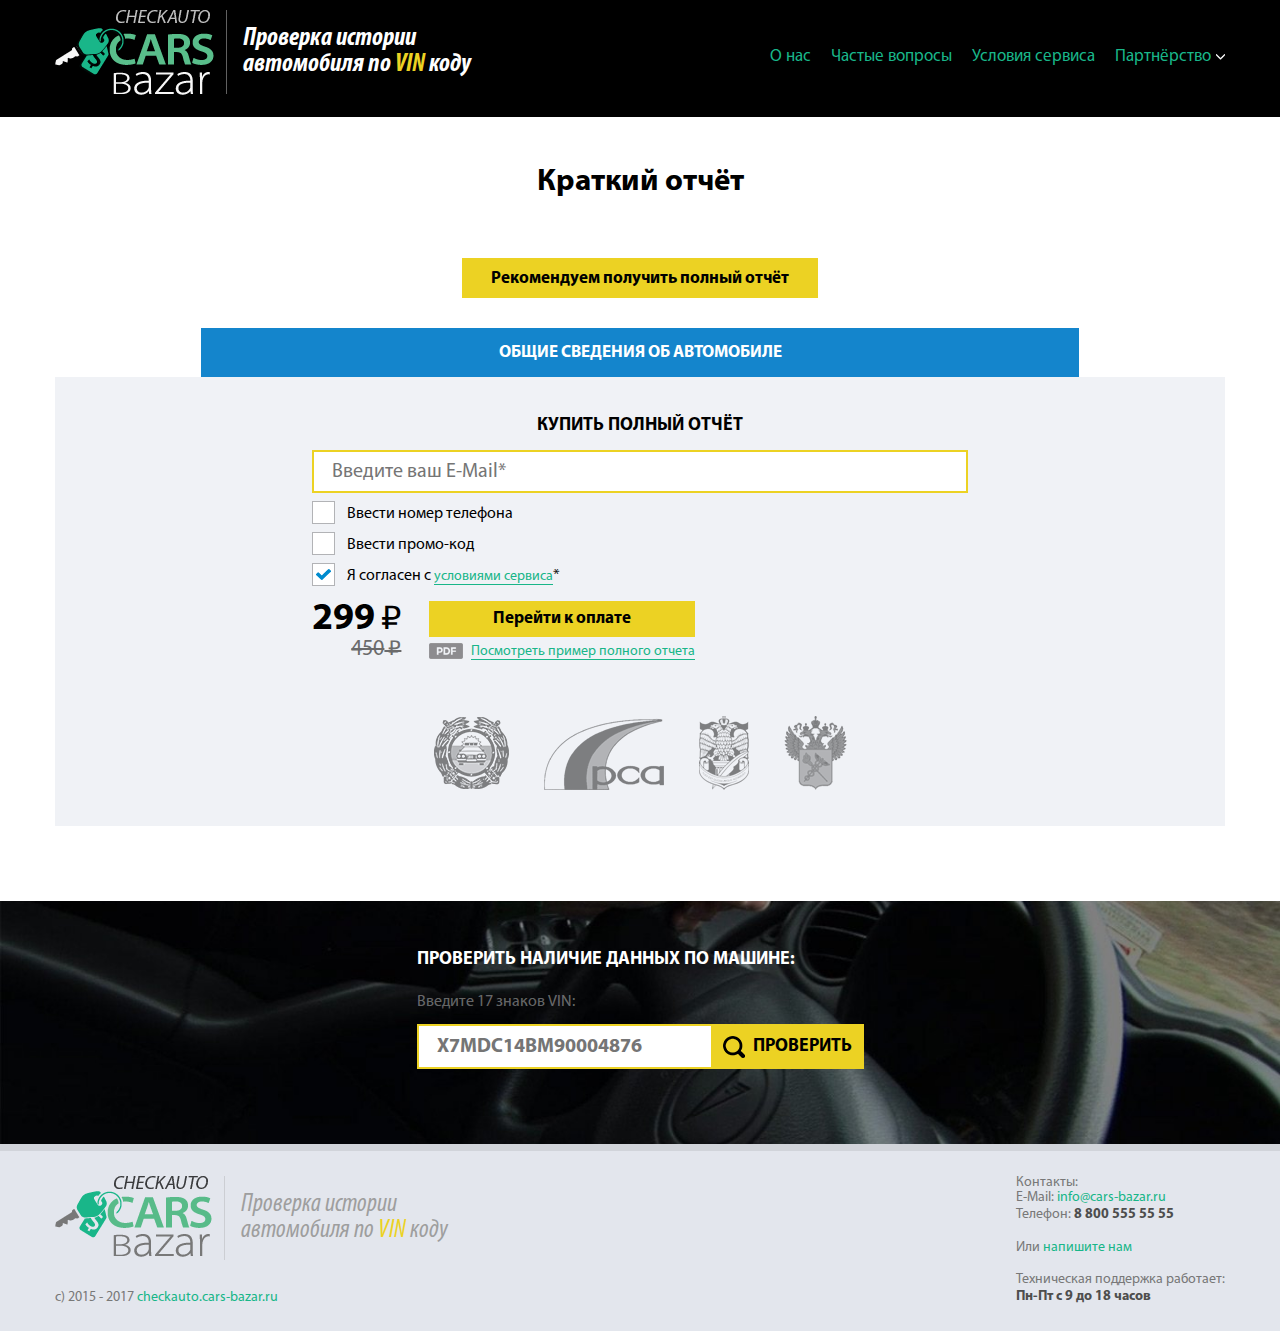
<file: report.html>
<!DOCTYPE html>
<html lang="ru">
	<head>
		<meta charset="utf-8">
		<meta name="viewport" content="width=device-width, initial-scale=1.0, maximum-scale=1.0, user-scalable=no">
		<meta name="description" content="Проверка истории автомобиля по VIN коду">
		<link rel="stylesheet" href="css/reset.css">
		<link rel="stylesheet" href="css/main.css">
		<title>CheckAuto Cars Bazar</title>
	</head>
	<body>
		<div class="modal-window">
			<div class="modal-window-wrapper">
				<div class="close-button">
					<i class="icon icon-close"></i>
				</div>
				<a class="link open-modal" data-modal="#modal2" id="waitreport" href="#"  style="display:none;">Формируем отчет</a>
				<a class="link open-modal" data-modal="#modal3" id="successpayment" href="#"  style="display:none;">Оплата успешна</a>
				<div id="modal1" class="modal-window-full-report">
					<div class="modal-window-content">
						<div class="vin-full-report">
							<h3 class="modal-window-title">Получен полный отчёт по VIN коду - Z8NBBUJ32BS024566</h3>
							<div class="modal-window-container">
								<div class="buttons-wrapper">
									<a class="button print" href="#">Распечатать</a>
									<a class="button pdf" href="#">Сохранить в PDF</a>
								</div>
								<h5 class="report-data-category">Общие сведения об автомобиле</h5>
								<ul class="vin-report-list">
									<li class="vin-report-data">
										<span class="vin-report-data-title">VIN</span>
										<span class="vin-report-data-value">Z8NBBUJ32BS024566</span>
									</li>
									<li class="vin-report-data">
										<span class="vin-report-data-title">Модель</span>
										<span class="vin-report-data-value">Honda Civic</span>
									</li>
									<li class="vin-report-data">
										<span class="vin-report-data-title">Год производства</span>
										<span class="vin-report-data-value">2008</span>
									</li>
									<li class="vin-report-data">
										<span class="vin-report-data-title">Объем двигателя</span>
										<span class="vin-report-data-value">1799 куб. см.</span>
									</li>
									<li class="vin-report-data">
										<span class="vin-report-data-title">Мощность двигателя</span>
										<span class="vin-report-data-value">133 л.с. / 98 кВт</span>
									</li>
									<li class="vin-report-data">
										<span class="vin-report-data-title">Цвет</span>
										<span class="vin-report-data-value">Серый</span>
									</li>
									<li class="vin-report-data">
										<span class="vin-report-data-title">Комплектация</span>
										<span class="vin-report-data-value">Седан</span>
									</li>
								</ul>
								<h5 class="report-data-category">Данные таможни</h5>
								<ul class="vin-report-list">
									<li class="vin-report-data">
										<span class="vin-report-data-title">Дата декларации</span>
										<span class="vin-report-data-value">2008/10/06</span>
									</li>
									<li class="vin-report-data">
										<span class="vin-report-data-title">Страна вывоз</span>
										<span class="vin-report-data-value">Турция</span>
									</li>
								</ul>
								<h5 class="report-data-category">Данные ОСАГО</h5>
								<ul class="vin-report-list">
									<li class="vin-report-data">
										<span class="vin-report-data-title">Дата запроса действительности полиса</span>
										<span class="vin-report-data-value">2008/10/06</span>
									</li>
									<li class="vin-report-data">
										<span class="vin-report-data-title">Серия договора</span>
										<span class="vin-report-data-value">ЕЕЕ</span>
									</li>
									<li class="vin-report-data">
										<span class="vin-report-data-title">Номер договора</span>
										<span class="vin-report-data-value">0385473973</span>
									</li>
									<li class="vin-report-data">
										<span class="vin-report-data-title">Ограничения лиц допущенных к управлению ТС</span>
										<span class="vin-report-data-value">С ограничениями</span>
									</li>
									<li class="vin-report-data">
										<span class="vin-report-data-title">Страховая компания</span>
										<span class="vin-report-data-value">РЕСО-гарантия</span>
									</li>
									<li class="vin-report-data">
										<span class="vin-report-data-title">Примерная стоимость ОСАГО на 1 год</span>
										<span class="vin-report-data-value">
											10570 рублей
											<a class="button" href="http://cars-bazar.ru/uslugi/osago/" target="_blank">Купить ОСАГО</a>
										</span>
									</li>
								</ul>
								<h5 class="report-data-category">Пробег автомобиля</h5>
								<ul class="vin-report-list">
									<li class="vin-report-data">
										<span class="vin-report-data-title">Значение</span>
										<span class="vin-report-data-value">Данные не зафиксированы</span>
									</li>
								</ul>
								<h5 class="report-data-category">Сведения об участии в ДТП</h5>
								<ul class="vin-report-list">
									<li class="vin-report-data">
										<span class="vin-report-data-value single">Данные об участии в ДТП не найдены</span>
									</li>
									<li class="vin-report-data">
										<span class="vin-report-data-hint">
											Мы не смогли найти факты, которые указывают на наличие ДТП.<br>
											Тем не менее, это не означает, что данный автомобиль НЕ УЧАСТВОВАЛ в ДТП
										</span>
									</li>
								</ul>
								<h5 class="report-data-category">Количество владельцев</h5>
								<ul class="vin-report-list">
									<li class="vin-report-data">
										<span class="vin-report-data-title">Владельцев</span>
										<span class="vin-report-data-value">4</span>
									</li>
								</ul>
								<h5 class="report-data-category">История регистрационных действий</h5>
								<ul class="vin-report-list">
									<li class="vin-report-data">
										<span class="vin-report-data-title">Дата последней операции</span>
										<span class="vin-report-data-value">2008-11-11</span>
									</li>
									<li class="vin-report-data">
										<span class="vin-report-data-title">Дата последней операции</span>
										<span class="vin-report-data-value">2014-05-02</span>
									</li>
									<li class="vin-report-data">
										<span class="vin-report-data-title">Дата последней операции</span>
										<span class="vin-report-data-value">2015-10-08</span>
									</li>
									<li class="vin-report-data">
										<span class="vin-report-data-title">Дата последней операции</span>
										<span class="vin-report-data-value">2015-10-08</span>
									</li>
								</ul>
								<h5 class="report-data-category">Информация о розыске ТС, в системе МВД России</h5>
								<ul class="vin-report-list">
									<li class="vin-report-data">
										<span class="vin-report-data-value single">ГИБДД подтвердило, что автомобиль не числится в угоне</span>
									</li>
								</ul>
								<h5 class="report-data-category">Информация о наложении ограничений в Госавтоинспекции на ТС</h5>
								<ul class="vin-report-list">
									<li class="vin-report-data">
										<span class="vin-report-data-value single">Ограничений нет (проверено в ГИБДД)</span>
									</li>
								</ul>
								<h5 class="report-data-category">Утилизация</h5>
								<ul class="vin-report-list">
									<li class="vin-report-data">
										<span class="vin-report-data-value single">Автомобиль не был утилизирован (Проверено в ГИБДД)</span>
									</li>
								</ul>
								<h5 class="report-data-category">Использование автомобиля в качестве такси</h5>
								<ul class="vin-report-list">
									<li class="vin-report-data">
										<span class="vin-report-data-value single">На автомобиль не выдавалась лицензия на такси</span>
									</li>
								</ul>
								<h5 class="report-data-category">Информация о нахождении в залоге у банков</h5>
								<ul class="vin-report-list">
									<li class="vin-report-data">
										<span class="vin-report-data-title">Дата регистрации</span>
										<span class="vin-report-data-value">5.10.2015</span>
									</li>
									<li class="vin-report-data">
										<span class="vin-report-data-title">Номер уведомления</span>
										<span class="vin-report-data-value">2015-000-953173-757</span>
									</li>
									<li class="vin-report-data">
										<span class="vin-report-data-title">Имущество</span>
										<span class="vin-report-data-value">VIN: NLAFD75308W072210</span>
									</li>
									<li class="vin-report-data">
										<span class="vin-report-data-title">Залогодержатель</span>
										<span class="vin-report-data-value">Иванов Иван Иванович (02.04.1992)</span>
									</li>
									<li class="vin-report-data">
										<span class="vin-report-data-title">Залогодатель</span>
										<span class="vin-report-data-value">Банк СОЮЗ (акционерное общество)</span>
									</li>
								</ul>
								<div class="buttons-wrapper">
									<a class="button print" href="#">Распечатать</a>
									<a class="button pdf" href="#">Сохранить в PDF</a>
								</div>
							</div>
						</div>
					</div>
				</div>
				<div id="modal2" class="modal-window-notification">
					<div class="modal-window-content">
						<div class="payment-notification">
							<h3 class="modal-window-title request-status-title">Оплата прошла успешно</h3>
							<div class="modal-window-container request-status">
								<span class="modal-window-text">Ваш отчёт по VIN коду - Z8NBBUJ32BS024566 подготавливается.</span>
								<span class="modal-window-text">Пожалуйста подождите, обычно это занимает не более 45 секунд.</span>
							</div>
						</div>
						<div class="payment-status">
							<div class="modal-window-container">
								<div class="payment-status-icon">
									<i class="icon icon-timer"></i>
								</div>
							</div>
						</div>
					</div>
				</div>
				<div id="modal3" class="modal-window-contact">
					<div class="modal-window-content">
						<div class="contact-form">
							<h3 class="modal-window-title">Задайте вопрос</h3>
							<div class="modal-window-container">
								<span class="modal-window-text">С вами свяжутся в течении рабочего дня</span>
								<form name="contact-form" method="POST">
									<input name="name" class="text-input" placeholder="Введите ваше Имя*" type="text" required>
									<input name="email" class="text-input" placeholder="Введите ваш E-Mail*" type="text" required>
									<input name="phone" class="text-input" placeholder="Введите ваш Телефон*" type="text" pattern="^((8|\+7)[\- ]?)?(\(?\d{3}\)?[\- ]?)?[\d\- ]{7,10}$" required>
									<textarea name="message" class="text-input" rows="3" required></textarea>
									<input class="button" value="Отправить" type="submit">
								</form>
								<span class="modal-window-text">Ваши данные не передаются третьим лицам</span>
							</div>
						</div>
					</div>
				</div>
			</div>
			<div class="modal-window-overlay"></div>
		</div>

		<header class="header">
			<div class="container">
				<a class="site-logo" href="index.html">
					<img src="img/site_logo.png" alt="">
				</a>
				<h2 class="site-description">
					Проверка истории<br>
					автомобиля по <span>VIN</span> коду
				</h2>
				<nav class="site-nav">
					<div class="menu-button">
						<i class="icon icon-hamburger"></i>
					</div>
					<ul class="site-nav-menu">
						<li class="site-nav-menu-item">
							<a href="index.html#about">О нас</a>
						</li>
						<li class="site-nav-menu-item">
							<a href="faq.html">Частые вопросы</a>
						</li>
						<li class="site-nav-menu-item">
							<a href="conditions.html">Условия сервиса</a>
						</li>
						<li class="site-nav-menu-item dropdown">
							<a href="partnership.html">Партнёрство</a>
							<ul class="dropdown-menu">
								<li class="dropdown-menu-item">
									<a href="partnership1.html">Ссылка 1</a>
								</li>
								<li class="dropdown-menu-item">
									<a href="partnership2.html">Ссылка 2</a>
								</li>
								<li class="dropdown-menu-item">
									<a href="partnership3.html">Ссылка 3</a>
								</li>
								<li class="dropdown-menu-item">
									<a href="partnership4.html">Ссылка 4</a>
								</li>
							</ul>
						</li>
					</ul>
				</nav>
			</div>
		</header>
		<section class="secondary-section">
			<div class="container">
				<h2 class="section-title">Краткий отчёт</h2>
				<div class="vin-report">
					<a class="button" href="#buyForm">Рекомендуем получить полный отчёт</a>
					<h5 class="report-data-category">Общие сведения об автомобиле</h5>
				</div>
				<div class="vin-report-2" style="display:none;">
					<a class="button" href="#buyForm">Рекомендуем получить полный отчёт</a>
					<h5 class="report-data-category">Общие сведения об автомобиле</h5>
					<ul class="vin-report-list">
						<li class="vin-report-data">
							<span class="vin-report-data-title">Модель</span>
							<span class="vin-report-data-value vechile-model"><img src="img/loader.gif" style="height:1em"/></span>
						</li>
						<li class="vin-report-data">
							<span class="vin-report-data-title">VIN</span>
							<span class="vin-report-data-value vechile-vin"><img src="img/loader.gif" style="height:1em"/></span>
						</li>
						<li class="vin-report-data">
							<span class="vin-report-data-title">Год производства</span>
							<span class="vin-report-data-value vechile-year"><img src="img/loader.gif" style="height:1em"/></span>
						</li>
						<li class="vin-report-data">
							<span class="vin-report-data-title">Цвет</span>
							<span class="vin-report-data-value vechile-color"><img src="img/loader.gif" style="height:1em"/></span>
						</li>
						<li class="vin-report-data">
							<span class="vin-report-data-title">Мощность двигателя</span>
							<span class="vin-report-data-value vechile-power"><img src="img/loader.gif" style="height:1em"/></span>
						</li>
						<li class="vin-report-data">
							<span class="vin-report-data-title">Объём двигателя</span>
							<span class="vin-report-data-value vechile-volume"><img src="img/loader.gif" style="height:1em"/></span>
						</li>
						<li class="vin-report-data">
							<span class="vin-report-data-title">Комплектация автомобиля</span>
							<span class="vin-report-data-value hidden">Доступно в полном отчёте</span>
						</li>
						<li class="vin-report-data">
							<span class="vin-report-data-title">Участие в ДТП</span>
							<span class="vin-report-data-value hidden">Доступно в полном отчёте</span>
						</li>
						<li class="vin-report-data">
							<span class="vin-report-data-title">Ограничения на регистрационные действия</span>
							<span class="vin-report-data-value hidden">Доступно в полном отчёте</span>
						</li>
						<li class="vin-report-data">
							<span class="vin-report-data-title">Проверка на нахождение в залоге</span>
							<span class="vin-report-data-value hidden">Доступно в полном отчёте</span>
						</li>
						<li class="vin-report-data">
							<span class="vin-report-data-title">Информация об угоне и розыске</span>
							<span class="vin-report-data-value hidden">Доступно в полном отчёте</span>
						</li>
						<li class="vin-report-data">
							<span class="vin-report-data-title">Пробег машины</span>
							<span class="vin-report-data-value hidden">Доступно в полном отчёте</span>
						</li>
						<li class="vin-report-data">
							<span class="vin-report-data-title">Количество владельцев ТС</span>
							<span class="vin-report-data-value hidden">Доступно в полном отчёте</span>
						</li>
						<li class="vin-report-data">
							<span class="vin-report-data-title">История регистрационных действий</span>
							<span class="vin-report-data-value hidden">Доступно в полном отчёте</span>
						</li>
						<li class="vin-report-data">
							<span class="vin-report-data-title">Сведения о страховке ОСАГО</span>
							<span class="vin-report-data-value hidden">Доступно в полном отчёте</span>
						</li>
						<li class="vin-report-data">
							<span class="vin-report-data-title">Информация о утилизации</span>
							<span class="vin-report-data-value hidden">Доступно в полном отчёте</span>
						</li>
						<li class="vin-report-data">
							<span class="vin-report-data-title">Статус владельца (физ / юр. лицо)</span>
							<span class="vin-report-data-value hidden">Доступно в полном отчёте</span>
						</li>
						<li class="vin-report-data">
							<span class="vin-report-data-title">Использование в качестве такси</span>
							<span class="vin-report-data-value hidden">Доступно в полном отчёте</span>
						</li>
						<li class="vin-report-data">
							<span class="vin-report-data-title">Таможенная история</span>
							<span class="vin-report-data-value hidden">Доступно в полном отчёте</span>
						</li>
						<li class="vin-report-data">
							<span class="vin-report-data-title">Сведения о покупке в лизинг</span>
							<span class="vin-report-data-value hidden">Доступно в полном отчёте</span>
						</li>
					</ul>
				</div>
				<div>
					<div id="buyForm" class="buy-form">
						<div class="buy-form-wrapper">
							<h5 class="form-title">Купить полный отчёт</h5>
							<form action="https://bo-demo02.yamoney.ru:9094/" method="POST">
							<!-- <form action="https://money.yandex.ru/eshop.xml" method="POST"> -->
								<input type="hidden" name="shopId" value="113311" />
								<input type="hidden" name="scid" value="97661" />
								<input type="hidden" name="sum" value="1" />
								<input type="hidden" name="customerNumber" value="" />
								<input type="hidden" name="cps_email" value="" />
								<input type="hidden" name="cps_phone" value="" />
								<input type="hidden" name="cb_order_id" value="" />
							    <input type="hidden" name="shopSuccessURL" value="http://carbazar.bs2/fullreport.php" />
							    <input type="hidden" name="shopFailURL" value="https://cars-bazar.ru/payment/yk_test/fail" />
								<div class="form-group">
									<input name="email" class="text-input" placeholder="Введите ваш E-Mail*" type="text" required>
									<div class="input-group">
										<input id="phone" class="checkbox toggle-input" data-toggle="#toggle1" type="checkbox">
										<label for="phone">Ввести номер телефона</label>
										<input id="toggle1" name="phone" class="text-input toggle" placeholder="Введите ваш Телефон" type="text">
									</div>
									<div class="input-group">
										<input id="promo" class="checkbox toggle-input" data-toggle="#toggle2" type="checkbox">
										<label for="promo">Ввести промо-код</label>
										<input id="toggle2" name="promo" class="text-input toggle" placeholder="Промокод" type="text">
									</div>
									<div class="input-group">
										<input id="circs" class="checkbox" type="checkbox" checked required>
										<label for="circs">Я согласен с <a class="link" href="conditions.html" target="_blank">условиями сервиса</a>*</label>
									</div>
								</div>
								<div class="submit-wrapper clearfix">
									<div class="report-price">
										<span class="price" data-base="299">299</span>
										<span class="old-price">450</span>
									</div>
									<div class="payment-wrapper">
										<!-- <input class="button open-modal" data-modal="#modal2" value="Перейти к оплате" type="submit"> -->
										<input class="button payment-button" value="Перейти к оплате" type="submit">
										<div class="view-report">
											<i class="icon icon-pdf dark"></i>
											<a class="link open-modal" data-modal="#modal1" href="#">
												Посмотреть пример полного отчета
											</a>
										</div>
									</div>
								</div>
							</form>
							<ul class="check-categories">
								<li class="check-category">
									<i class="icon icon-gibdd dark"></i>
									<h3 class="check-category-title">ГИБДД</h3>
								</li>
								<li class="check-category">
									<i class="icon icon-rsa dark"></i>
									<h3 class="check-category-title">РСА</h3>
								</li>
								<li class="check-category">
									<i class="icon icon-fnp dark"></i>
									<h3 class="check-category-title">ФНП</h3>
								</li>
								<li class="check-category">
									<i class="icon icon-fts dark"></i>
									<h3 class="check-category-title">ФТС</h3>
								</li>
							</ul>
						</div>
					</div>
				</div>
			</div>
		</section>
		<section class="check">
			<div class="container">
				<div class="check-form">
					<h5 class="form-title">Проверить наличие данных по машине:</h5>
					<span class="input-hint">Введите 17 знаков VIN:</span>
					<form action="report.html">
						<input name="vin" class="text-input" placeholder="X7MDC14BM90004876" type="text" maxlength="17" required>
						<input class="button search" value="Проверить" type="submit">
					</form>
				</div>
			</div>
		</section>
		<footer class="footer">
			<div class="container">
				<div class="footer-left clearfix">
					<a class="site-logo" href="index.html">
						<img src="img/site_logo_dark.png" alt="">
					</a>
					<h2 class="site-description">
						Проверка истории<br>
						автомобиля по <span>VIN</span> коду
					</h2>
				</div>
				<div class="footer-right">
					<span>Контакты:</span>
					<ul class="contact-info">
						<li class="contact-info-item">
							E-Mail:
							<a class="link" href="mailto:info@cars-bazar.ru">info@cars-bazar.ru</a>
						</li>
						<li class="contact-info-item">
							Телефон:
							<span>8 800 555 55 55</span>
						</li>
						<li class="contact-info-item">
							Или
							<a class="link open-modal" data-modal="#modal3" href="#">напишите нам</a>
						</li>
						<li class="contact-info-item">
							Техническая поддержка работает:
							<span>Пн-Пт с 9 до 18 часов</span>
						</li>
					</ul>
				</div>
				<span class="copyright">
					c) 2015 - 2017
					<a class="link" href="index.html">checkauto.cars-bazar.ru</a>
				</span>
			</div>
		</footer>

		<script src="https://ajax.googleapis.com/ajax/libs/jquery/1.12.4/jquery.min.js"></script>
		<script src="vendor/jquery.inputmask.bundle.min.js"></script>
		<script src="js/main.js"></script>
		<script src="js/parser.js"></script>
		<script src="js/kassa.js"></script>
	</body>
</html>
</file>
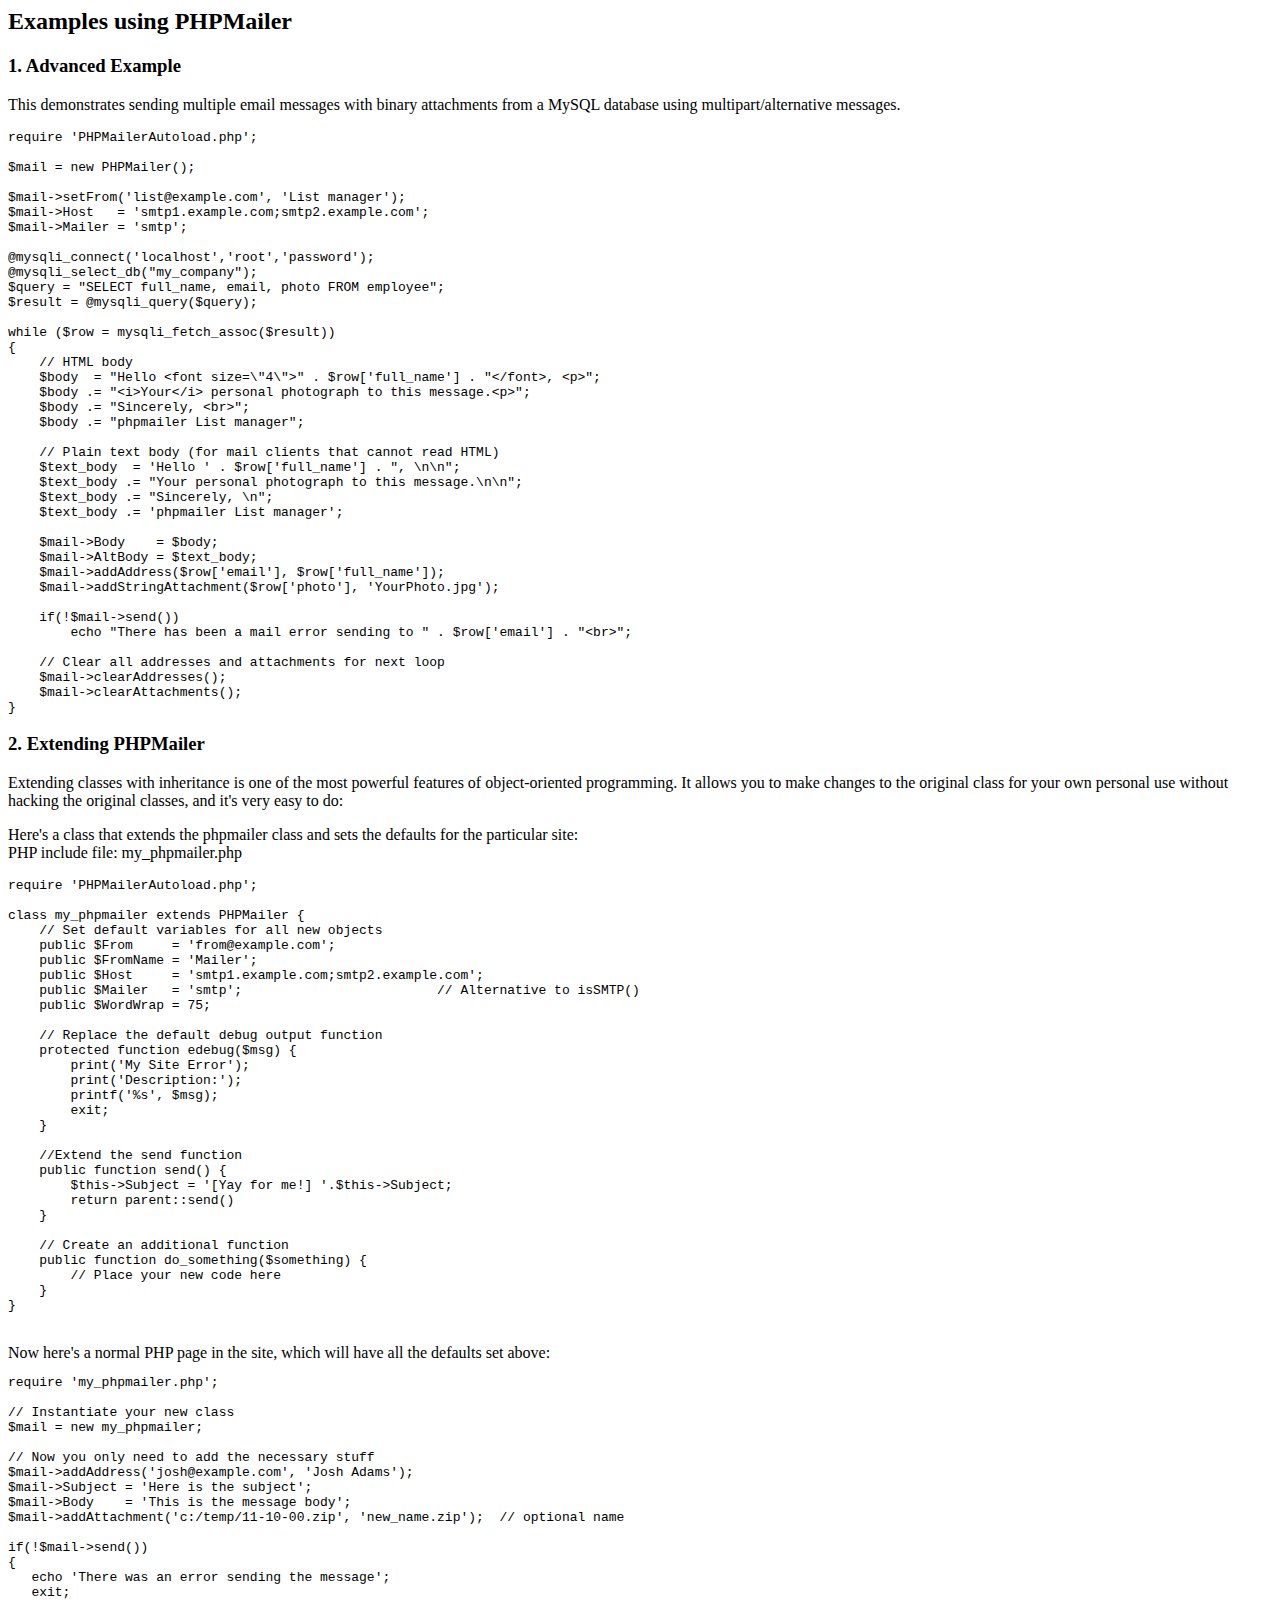
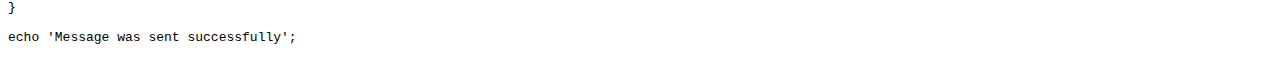
<file: mail/phpmailer/docs/extending.html>
<html>
<head>
<title>Examples using phpmailer</title>
</head>

<body>

<h2>Examples using PHPMailer</h2>

<h3>1. Advanced Example</h3>
<p>

This demonstrates sending multiple email messages with binary attachments
from a MySQL database using multipart/alternative messages.<p>

<pre>
require 'PHPMailerAutoload.php';

$mail = new PHPMailer();

$mail->setFrom('list@example.com', 'List manager');
$mail->Host   = 'smtp1.example.com;smtp2.example.com';
$mail->Mailer = 'smtp';

@mysqli_connect('localhost','root','password');
@mysqli_select_db("my_company");
$query = "SELECT full_name, email, photo FROM employee";
$result = @mysqli_query($query);

while ($row = mysqli_fetch_assoc($result))
{
    // HTML body
    $body  = "Hello &lt;font size=\"4\"&gt;" . $row['full_name'] . "&lt;/font&gt;, &lt;p&gt;";
    $body .= "&lt;i&gt;Your&lt;/i&gt; personal photograph to this message.&lt;p&gt;";
    $body .= "Sincerely, &lt;br&gt;";
    $body .= "phpmailer List manager";

    // Plain text body (for mail clients that cannot read HTML)
    $text_body  = 'Hello ' . $row['full_name'] . ", \n\n";
    $text_body .= "Your personal photograph to this message.\n\n";
    $text_body .= "Sincerely, \n";
    $text_body .= 'phpmailer List manager';

    $mail->Body    = $body;
    $mail->AltBody = $text_body;
    $mail->addAddress($row['email'], $row['full_name']);
    $mail->addStringAttachment($row['photo'], 'YourPhoto.jpg');

    if(!$mail->send())
        echo "There has been a mail error sending to " . $row['email'] . "&lt;br&gt;";

    // Clear all addresses and attachments for next loop
    $mail->clearAddresses();
    $mail->clearAttachments();
}
</pre>
<p>

<h3>2. Extending PHPMailer</h3>
<p>

Extending classes with inheritance is one of the most
powerful features of object-oriented programming. It allows you to make changes to the
original class for your own personal use without hacking the original
classes, and it's very easy to do:

<p>
Here's a class that extends the phpmailer class and sets the defaults
for the particular site:<br>
PHP include file: my_phpmailer.php
<p>

<pre>
require 'PHPMailerAutoload.php';

class my_phpmailer extends PHPMailer {
    // Set default variables for all new objects
    public $From     = 'from@example.com';
    public $FromName = 'Mailer';
    public $Host     = 'smtp1.example.com;smtp2.example.com';
    public $Mailer   = 'smtp';                         // Alternative to isSMTP()
    public $WordWrap = 75;

    // Replace the default debug output function
    protected function edebug($msg) {
        print('My Site Error');
        print('Description:');
        printf('%s', $msg);
        exit;
    }

    //Extend the send function
    public function send() {
        $this->Subject = '[Yay for me!] '.$this->Subject;
        return parent::send()
    }

    // Create an additional function
    public function do_something($something) {
        // Place your new code here
    }
}
</pre>
<br>
Now here's a normal PHP page in the site, which will have all the defaults set above:<br>

<pre>
require 'my_phpmailer.php';

// Instantiate your new class
$mail = new my_phpmailer;

// Now you only need to add the necessary stuff
$mail->addAddress('josh@example.com', 'Josh Adams');
$mail->Subject = 'Here is the subject';
$mail->Body    = 'This is the message body';
$mail->addAttachment('c:/temp/11-10-00.zip', 'new_name.zip');  // optional name

if(!$mail->send())
{
   echo 'There was an error sending the message';
   exit;
}

echo 'Message was sent successfully';
</pre>
</body>
</html>
</file>
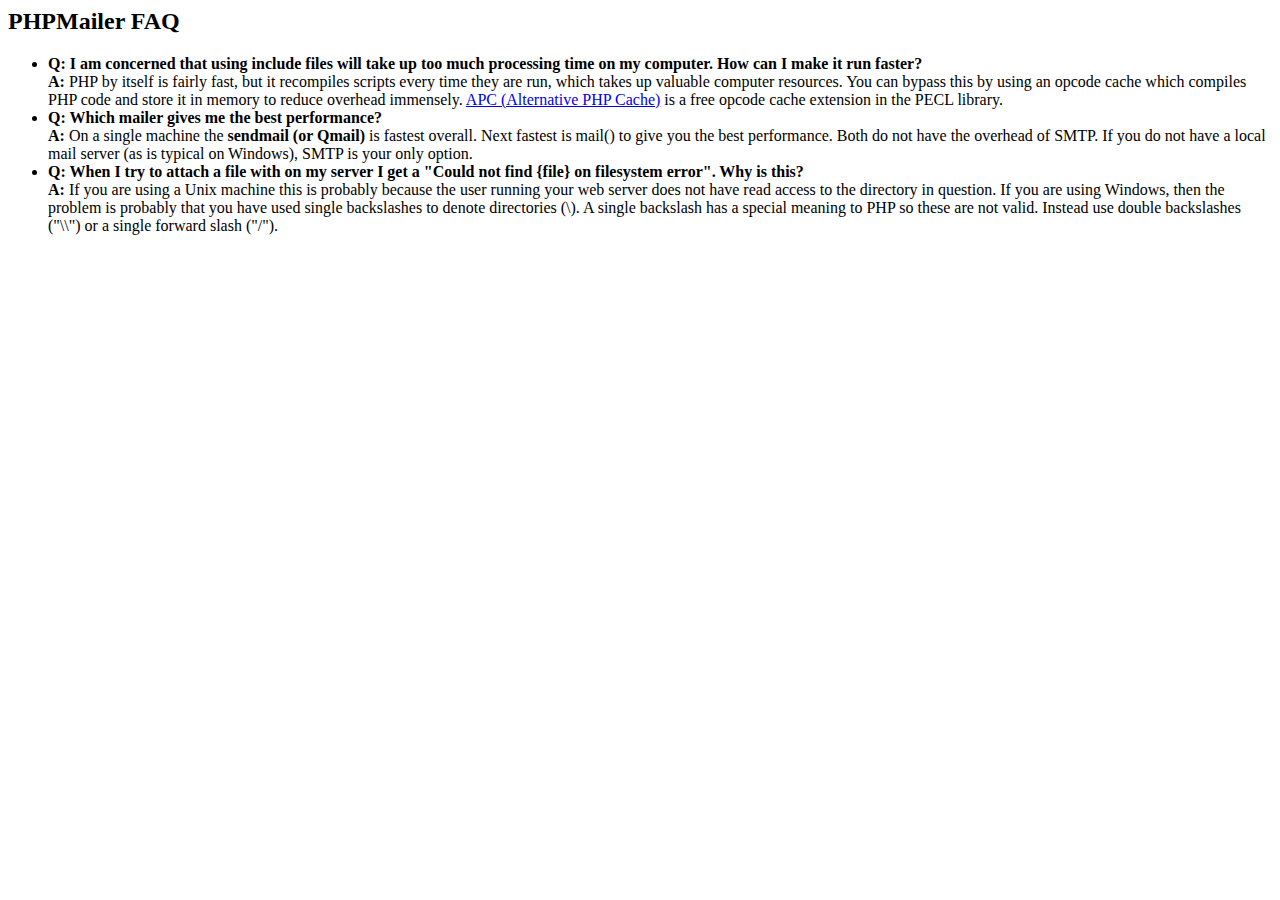
<file: mail/phpmailer/docs/faq.html>
﻿<html>
<head>
<title>PHPMailer FAQ</title>
</head>
<body>
<h2>PHPMailer FAQ</h2>
<ul>
    <li><strong>Q: I am concerned that using include files will take up too much
    processing time on my computer. How can I make it run faster?</strong><br>
    <strong>A:</strong> PHP by itself is fairly fast, but it recompiles scripts every time they are run, which takes up valuable
    computer resources. You can bypass this by using an opcode cache which compiles
    PHP code and store it in memory to reduce overhead immensely. <a href="http://www.php.net/apc/">APC
    (Alternative PHP Cache)</a> is a free opcode cache extension in the PECL library.</li>
    <li><strong>Q: Which mailer gives me the best performance?</strong><br>
    <strong>A:</strong> On a single machine the <strong>sendmail (or Qmail)</strong> is fastest overall.
    Next fastest is mail() to give you the best performance. Both do not have the overhead of SMTP.
    If you do not have a local mail server (as is typical on Windows), SMTP is your only option.</li>
    <li><strong>Q: When I try to attach a file with on my server I get a
    "Could not find {file} on filesystem error". Why is this?</strong><br>
    <strong>A:</strong> If you are using a Unix machine this is probably because the user
    running your web server does not have read access to the directory in question. If you are using Windows,
    then the problem is probably that you have used single backslashes to denote directories (\).
    A single backslash has a special meaning to PHP so these are not
    valid. Instead use double backslashes ("\\") or a single forward
    slash ("/").</li>
</ul>
</body>
</html>
</file>
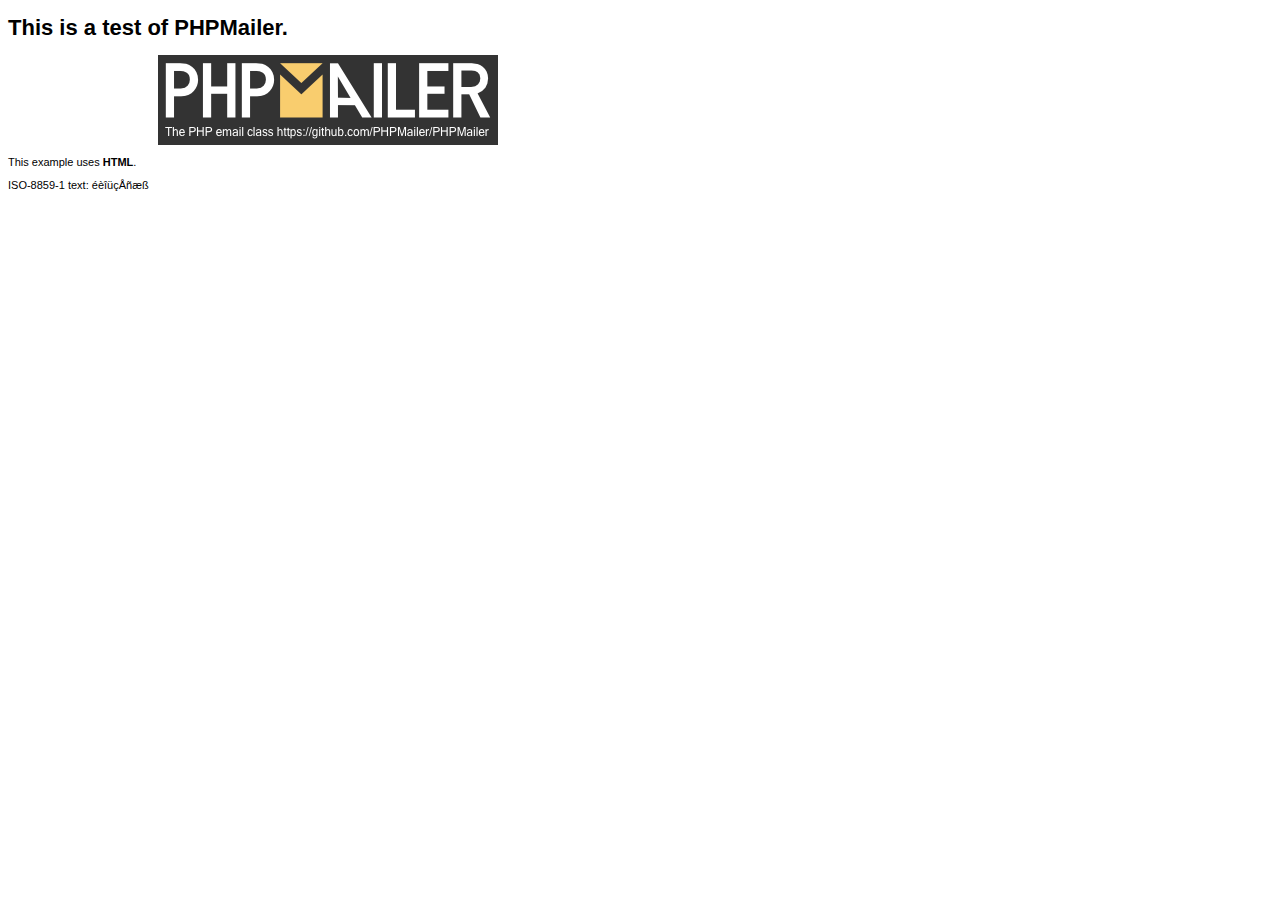
<file: mail/phpmailer/examples/contents.html>
<!DOCTYPE HTML PUBLIC "-//W3C//DTD HTML 4.01 Transitional//EN" "http://www.w3.org/TR/html4/loose.dtd">
<html>
<head>
  <meta http-equiv="Content-Type" content="text/html; charset=iso-8859-1">
  <title>PHPMailer Test</title>
</head>
<body>
<div style="width: 640px; font-family: Arial, Helvetica, sans-serif; font-size: 11px;">
  <h1>This is a test of PHPMailer.</h1>
  <div align="center">
    <a href="https://github.com/PHPMailer/PHPMailer/"><img src="images/phpmailer.png" height="90" width="340" alt="PHPMailer rocks"></a>
  </div>
  <p>This example uses <strong>HTML</strong>.</p>
  <p>ISO-8859-1 text: ���������</p>
</div>
</body>
</html>
</file>
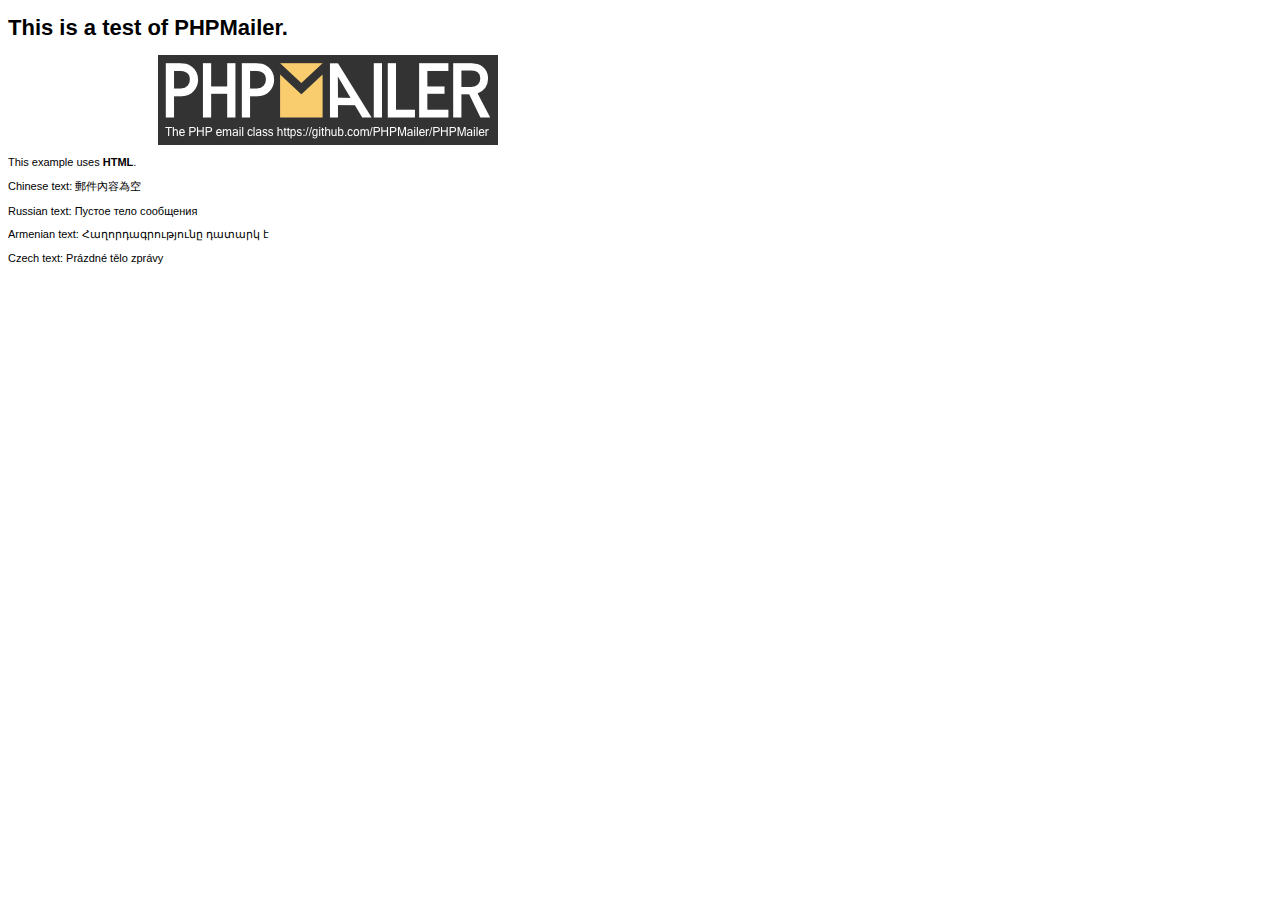
<file: mail/phpmailer/examples/contentsutf8.html>
<!DOCTYPE HTML PUBLIC "-//W3C//DTD HTML 4.01 Transitional//EN" "http://www.w3.org/TR/html4/loose.dtd">
<html>
<head>
  <meta http-equiv="Content-Type" content="text/html; charset=utf-8">
  <title>PHPMailer Test</title>
</head>
<body>
<div style="width: 640px; font-family: Arial, Helvetica, sans-serif; font-size: 11px;">
  <h1>This is a test of PHPMailer.</h1>
  <div align="center">
    <a href="https://github.com/PHPMailer/PHPMailer/"><img src="images/phpmailer.png" height="90" width="340" alt="PHPMailer rocks"></a>
  </div>
  <p>This example uses <strong>HTML</strong>.</p>
  <p>Chinese text: 郵件內容為空</p>
  <p>Russian text: Пустое тело сообщения</p>
  <p>Armenian text: Հաղորդագրությունը դատարկ է</p>
  <p>Czech text: Prázdné tělo zprávy</p>
</div>
</body>
</html>
</file>
<file: css/main.css>
@font-face {
    font-family: "Myriad Pro Regular";
    	src: url("../fonts/MyriadProRegular/MyriadProRegular.eot");
    	src: url("../fonts/MyriadProRegular/MyriadProRegular.eot?#iefix")format("embedded-opentype"),
    		 url("../fonts/MyriadProRegular/MyriadProRegular.woff") format("woff"),
    		 url("../fonts/MyriadProRegular/MyriadProRegular.ttf") format("truetype");
    font-style: normal;
    font-weight: normal;
}

@font-face {
    font-family: "Myriad Pro Italic";
    	src: url("../fonts/MyriadProItalic/MyriadProItalic.eot");
    	src: url("../fonts/MyriadProItalic/MyriadProItalic.eot?#iefix")format("embedded-opentype"),
    		 url("../fonts/MyriadProItalic/MyriadProItalic.woff") format("woff"),
    		 url("../fonts/MyriadProItalic/MyriadProItalic.ttf") format("truetype");
    font-style: normal;
    font-weight: normal;
}

@font-face {
    font-family: "Myriad Pro Bold";
    	src: url("../fonts/MyriadProBold/MyriadProBold.eot");
    	src: url("../fonts/MyriadProBold/MyriadProBold.eot?#iefix")format("embedded-opentype"),
    		 url("../fonts/MyriadProBold/MyriadProBold.woff") format("woff"),
    		 url("../fonts/MyriadProBold/MyriadProBold.ttf") format("truetype");
    font-style: normal;
    font-weight: normal;
}

@font-face {
    font-family: "Myriad Pro Bold Italic";
    	src: url("../fonts/MyriadProBoldItalic/MyriadProBoldItalic.eot");
    	src: url("../fonts/MyriadProBoldItalic/MyriadProBoldItalic.eot?#iefix")format("embedded-opentype"),
    		 url("../fonts/MyriadProBoldItalic/MyriadProBoldItalic.woff") format("woff"),
    		 url("../fonts/MyriadProBoldItalic/MyriadProBoldItalic.ttf") format("truetype");
    font-style: normal;
    font-weight: normal;
}

@font-face {
    font-family: "Myriad Pro Cond Italic";
    	src: url("../fonts/MyriadProCondItalic/MyriadProCondItalic.eot");
    	src: url("../fonts/MyriadProCondItalic/MyriadProCondItalic.eot?#iefix")format("embedded-opentype"),
    		 url("../fonts/MyriadProCondItalic/MyriadProCondItalic.woff") format("woff"),
    		 url("../fonts/MyriadProCondItalic/MyriadProCondItalic.ttf") format("truetype");
    font-style: normal;
    font-weight: normal;
}

@font-face {
    font-family: "Myriad Pro Cond Bold Italic";
    	src: url("../fonts/MyriadProCondBoldItalic/MyriadProCondBoldItalic.eot");
    	src: url("../fonts/MyriadProCondBoldItalic/MyriadProCondBoldItalic.eot?#iefix")format("embedded-opentype"),
    		 url("../fonts/MyriadProCondBoldItalic/MyriadProCondBoldItalic.woff") format("woff"),
    		 url("../fonts/MyriadProCondBoldItalic/MyriadProCondBoldItalic.ttf") format("truetype");
    font-style: normal;
    font-weight: normal;
}


* {
	box-sizing: border-box;
}

body {
	font-family: "Myriad Pro Regular", sans-serif;
}

section {
	text-align: center;
	padding: 50px 0 75px;
}

a {
	text-decoration: none;
	-webkit-transition: .2s;
	transition: .2s;
}

ul {
	font-size: 0;
}

input,
textarea {
	font-family: "Myriad Pro Regular", sans-serif;
	border: none;
	box-shadow: none;
	outline: none;
	vertical-align: middle;
	-webkit-transition: .2s;
	transition: .2s;
}

textarea {
	resize: none;
}

label {
	vertical-align: middle;
}


.container {
	min-width: 320px;
	max-width: 1170px;
	margin: 0 auto;
}

.container:after,
.clearfix:after {
	display: block;
	content: "";
	clear: both;
}

.icon:before {
	display: inline-block;
	content: "";
	background: url(../img/sprite.png) no-repeat;
	vertical-align: middle;
	-webkit-transition: .2s;
	transition: .2s;
}

.icon-hamburger:before {
	width: 28px;
	height: 20px;
	background-position: -546px -6px;
}

.icon-close:before {
	width: 16px;
	height: 16px;
	background-position: -552px -72px;
}

.icon-gibdd:before {
	width: 75px;
	height: 72px;
	background-position: -11px -12px;
}

.icon-gibdd.dark:before {
	background-position: -11px -109px;
}

.icon-rsa:before {
	width: 120px;
	height: 74px;
	background-position: -116px -13px;
}

.icon-rsa.dark:before {
	background-position: -116px -107px;
}

.icon-fnp:before {
	width: 50px;
	height: 74px;
	background-position: -279px -11px;
}

.icon-fnp.dark:before {
	background-position: -279px -107px;
}

.icon-fts:before {
	width: 63px;
	height: 74px;
	background-position: -369px -11px;
}

.icon-fts.dark:before {
	background-position: -369px -107px;
}

.icon-pdf:before {
	width: 34px;
	height: 16px;
	background-position: -503px -16px;
}

.icon-pdf.dark:before {
	background-position: -503px -64px;
}

.icon-info:before {
	width: 23px;
	height: 23px;
	background-position: -461px -61px;
}

.icon-crash:before {
	width: 67px;
	height: 68px;
	background-position: -15px -206px;
}

.icon-speed:before {
	width: 57px;
	height: 57px;
	background-position: -116px -212px;
}

.icon-people:before {
	width: 63px;
	height: 48px;
	background-position: -209px -216px;
}

.icon-bank:before {
	width: 55px;
	height: 52px;
	background-position: -309px -214px;
}

.icon-taxi:before {
	width: 53px;
	height: 46px;
	background-position: -406px -217px;
}

.icon-interdict:before {
	width: 49px;
	height: 49px;
	background-position: -504px -216px;
}

.icon-car:before {
	width: 24px;
	height: 19px;
	background-position: -460px -159px;
}

.icon-down-arrows:before {
	width: 35px;
	height: 35px;
	background-position: -455px -103px;
}

.icon-timer:before {
	width: 48px;
	height: 59px;
	background-position: -520px -111px;
}

.text-input {
	font-size: 20px;
	color: #aaa;
	border: 2px solid #ecd223;
	padding: 7.5px 18px;
}

.text-input:focus {
	border-color: #1485cc;
	color: #333;
}

.text-input.toggle {
	display: none;
}

.checkbox {
	display: none;
}

.checkbox + label {
	display: block;
	position: relative;
	margin-bottom: 10px;
}

.checkbox + label:before {
	display: inline-block;
	content: "";
	width: 21px;
	height: 21px;
	background-color: #fff;
	border: 1px solid #b2b3b6;
	vertical-align: middle;
	margin-right: 12px;
	margin-top: -4px;
}

.checkbox:checked + label:before {
	background: #fff url(../img/check_icon.png) center center no-repeat;
}

.button {
	display: inline-block;
	font-size: 17px;
	font-family: "Myriad Pro Bold", sans-serif;
	color: #000;
	background: #ecd223;
	padding: 9px 49px;
	cursor: pointer;
}

a.button {
	padding: 11.5px 29px;
}

.button.search {
	font-size: 18px;
	background: #ecd223 url(../img/search_icon.png) 10px center no-repeat;
	padding: 10px 12px 10px 40px;
}

.button.print,
.button.pdf {
	padding-left: 36px;
	padding-right: 15px;
}

.button.print {
	background: #ecd223 url(../img/print_icon.png) 10px center no-repeat;
}

.button.pdf {
	background: #ecd223 url(../img/pdf_icon.png) 10px center no-repeat;
}

.link {
	font-size: 14px;
	color: #19b689;
	border-bottom: 1px solid #19b689;
}

.link:hover {
	color: #fff;
	border-color: #fff;
}

.section-title {
	font-size: 31px;
	font-family: "Myriad Pro Bold", sans-serif;
	margin-bottom: 60px;
}

.form-title {
	font-size: 18px;
	font-family: "Myriad Pro Bold", sans-serif;
	text-transform: uppercase;
}

.main-text {
	text-align: left;
	line-height: 1.2;
	margin-bottom: 28px;
}

.main-text:last-child {
	margin-bottom: 0;
}

.section-blocks-wrapper {
	border: 1px solid #e5e5e5;
}

.section-block {
	float: left;
	font-size: 18px;
	color: #6a6a6a;
	text-align: center;
	padding: 45px 36px 62px;
}

.section-block.half {
	width: 50%;
	padding-top: 24px;
}

.section-block.spoiler {
	padding-bottom: 16px;
}

.section-block.invert,
.section-block.invert .section-title {
	color: #fff;
}

.section-block .section-title {
	font-size: 27px;
	color: #000;
	text-align: left;
	margin-bottom: 40px;
}

.section-block .spoiler-button {
	display: inline-block;
	opacity: .3;
	-webkit-transition: .2s;
	transition: .2s;
	cursor: pointer;
}

.section-block .spoiler-button:hover {
	opacity: .5;
}

.section-block .spoiler-content {
	display: none;
}


.header {
	background-color: #000;
	padding: 10px 0 14px;
}

.site-logo {
	float: left;
	display: inline-block;
	vertical-align: middle;
}

.site-logo img {
	width: 100%;
}

.site-description {
	float: left;
	display: inline-block;
	font-size: 26px;
	font-family: "Myriad Pro Cond Bold Italic", sans-serif;
	color: #fff;
	border-left: 1px solid #616161;
	vertical-align: middle;
	margin-left: 12px;
	padding: 16px 0 16px 16px;
}

.site-description span {
	color: #ecd223;
}

.site-nav {
	float: right;
	padding: 38px 0;
}

.menu-button {
	float: right;
	display: none;
	-webkit-transition: .2s;
	transition: .2s;
	cursor: pointer;
}

.menu-button:hover {
	opacity: .75;
}

.site-nav-menu-item {
	display: inline-block;
	font-size: 17px;
	margin-left: 20px;
}

.site-nav-menu-item a {
	color: #19b689;
	border-bottom: 1px solid transparent;
}

.site-nav-menu-item:hover a,
.site-nav-menu-item.active a {
	color: #fff;
	border-color: #fff;
}

.site-nav-menu-item.dropdown {
	position: relative;
}

.site-nav-menu-item.dropdown:after {
	display: none;
	position: absolute;
	content: "";
	width: 100%;
	height: 32px;
	bottom: -32px;
}

.site-nav-menu-item.dropdown:hover:after {
	display: block;
}

.site-nav-menu-item.dropdown > a:after {
	display: inline-block;
	content: "";
	width: 9px;
	height: 6px;
	background: url(../img/sprite.png) -556px -45px no-repeat;
	vertical-align: middle;
	margin-left: 5px;
}

.site-nav-menu-item.dropdown .dropdown-menu {
	display: none;
	position: absolute;
	width: 190px;
	background-color: #19b689;
	visibility: hidden;
	opacity: 0;
	top: 48px;
	right: 0;
	-webkit-transition: .2s;
	transition: .2s;
}

.site-nav-menu-item.dropdown:hover .dropdown-menu {
	visibility: visible;
	opacity: 1;
}

.site-nav-menu-item.dropdown .dropdown-menu:before {
	position: absolute;
	content: "";
	border: 10px solid transparent;
	border-bottom: 10px solid #19b689;
	top: -20px;
	right: 6px;
}

.site-nav-menu-item.dropdown .dropdown-menu-item {
	display: block;
	font-size: 17px;
}

.site-nav-menu-item.dropdown .dropdown-menu-item a {
	display: block;
	color: #fff;
	border: none;
	padding: 10px 15px;
}

.site-nav-menu-item.dropdown .dropdown-menu-item a:hover {
	background-color: #10785a;
}

.main {
	background: url(../img/main_bg.jpg) center center no-repeat;
	background-size: cover;
	border-bottom: 7px solid #ebebeb;
	text-align: left;
	padding: 60px 0 20px;
}

.main .check-form {
	float: right;
}

.check-form {
	display: inline-block;
}

.check-form .form-title {
	color: #fff;
	margin-bottom: 25px;
}

.check-form .input-hint {
	display: block;
	font-size: 16px;
	color: rgba(255,255,255,.4);
	margin-bottom: 14px;
}

.check-form input {
	height: 45px;
	font-family: "Myriad Pro Bold", sans-serif;
	text-transform: uppercase;
	vertical-align: top;
}

.check-form .text-input {
	float: left;
	padding-right: 48px;
}

.view-report {
	margin-top: 6px;
}

.view-report .icon {
	opacity: .48;
	margin-right: 5px;
}

.check-categories {
	margin-top: 55px;
}

.main .check-categories {
	text-align: right;
}

li.check-category {
	display: inline-block;
	text-align: center;
	opacity: .48;
	margin-left: 50px;
}

li.check-category:first-child {
	margin-left: 0;
}

.check-category-title {
	display: none;
	font-size: 16px;
	color: #fff;
	margin-top: 20px;
}

.facts {
	background: url(../img/facts_bg.png) center 60% no-repeat;
	border-bottom: 7px solid #d1d4d9;
}

.facts-list.left {
	float: left;
}

.facts-list.right {
	float: right;
}

.fact {
	margin-bottom: 100px;
}

.fact-info {
	width: 310px;
}

.fact-percent {
	position: relative;
	height: 39px;
	font-size: 34px;
	font-family: "Myriad Pro Bold", sans-serif;
	border: 1px solid #e3e6ed;
}

.fact-percent:after {
	position: absolute;
	content: "";
	height: 100%;
	background-color: #e3e6ed;
	top: 0;
	z-index: -1;
}

.fact-text {
	display: inline-block;
	width: 72%;
	font-size: 20px;
	color: #767676;
	margin-top: 5px;
}

.fact-icon {
	position: relative;
	width: 84px;
	height: 84px;
	background-color: #ecd223;
	text-align: center;
}

.fact-icon .icon {
	position: absolute;
	top: 50%;
	left: 50%;
	-webkit-transform: translate(-50%,-50%);
	        transform: translate(-50%,-50%);
}

.fact-description {
	position: relative;
}

.fact-description .icon {
	position: relative;
	opacity: .69;
	cursor: pointer;
}

.fact-tooltip {
	position: absolute;
	width: 314px;
	font-size: 14px;
	background: -webkit-linear-gradient(top, #fff, #d9d9d9);
	background: linear-gradient(to bottom, #fff, #d9d9d9);
	border: 1px solid rgba(0,0,0,.3);
	box-shadow: 5px 5px 5px rgba(0,0,0,.17);
	text-align: left;
	visibility: hidden;
	opacity: 0;
	padding: 22px 18px;
	top: 45px;
	-webkit-transition: .2s;
	transition: .2s;
	z-index: 1;
}

.fact-tooltip:before,
.fact-tooltip:after {
	position: absolute;
	content: "";
}

.fact-tooltip:before {
	width: 35px;
	height: 25px;
	background: url(../img/tooltip_arrow_left.png) no-repeat;
	top: -25px;
	left: 18px;
}

.fact-tooltip:after {
	width: 100%;
	height: 22px;
	top: -22px;
	left: 0;
}

.fact-description:hover .fact-tooltip {
	visibility: visible;
	opacity: 1;
}

.fact-tooltip h3 {
	font-family: "Myriad Pro Bold", sans-serif;
	margin-bottom: 9px;
}

.fact-tooltip p {
	color: #404040;
}

.facts-list.left .fact {
	text-align: right;
}

.facts-list.left .fact-info {
	float: left;
}

.facts-list.left .fact-percent {
	padding-right: 30px;
}

.facts-list.left .fact-percent:after {
	right: 0;
}

.facts-list.left .fact:first-of-type .fact-percent:after {
	width: 87%;
}

.facts-list.left .fact:nth-of-type(2) .fact-percent:after {
	width: 65%;
}

.facts-list.left .fact:nth-of-type(3) .fact-percent:after {
	width: 40%;
}

.facts-list.left .fact-text {
	margin-right: 30px;
}

.facts-list.left .fact-icon {
	float: left;
}

.facts-list.left .fact-description {
	float: left;
	margin-left: 5px;
}

.facts-list.right .fact {
	text-align: left;
}

.facts-list.right .fact-info {
	float: right;
}

.facts-list.right .fact-percent {
	padding-left: 30px;
}

.facts-list.right .fact-percent:after {
	left: 0;
}

.facts-list.right .fact:first-of-type .fact-percent:after {
	width: 24.5%;
}

.facts-list.right .fact:nth-of-type(2) .fact-percent:after {
	width: 2.7%;
}

.facts-list.right .fact:nth-of-type(3) .fact-percent:after {
	width: 17%;
}

.facts-list.right .fact-text {
	margin-left: 30px;
}

.facts-list.right .fact:last-of-type .fact-text {
	width: 85%;
}

.facts-list.right .fact-icon {
	float: right;
}

.facts-list.right .fact-description {
	float: right;
	margin-right: 5px;
}

.report-info {
	font-size: 0;
	background: url(../img/info_bg.jpg) center center no-repeat;
	background-size: cover;
	border-bottom: 7px solid #ebebeb;
}

.report-info-list {
	display: inline-block;
	width: 33.3333%;
	vertical-align: top;
}

.report-info-list-item {
	position: relative;
	font-size: 20px;
	color: #666;
	text-align: left;
	margin-bottom: 18px;
}

.report-info-list-item:before {
	display: inline-block;
	content: "";
	width: 44px;
	height: 44px;
	background: url(../img/sprite.png) -450px -2px;
	vertical-align: middle;
	margin-right: 20px;
}

.report-info-list-item span {
	display: inline-block;
	width: 80%;
	vertical-align: middle;
}

.recent-numbers {
	font-size: 0;
}

.recent-numbers-list {
	display: inline-block;
	width: 50%;
}

.recent-numbers-list:first-of-type {
	padding-left: 40px;
	padding-right: 30px;
}

.recent-numbers-list:last-of-type {
	padding-left: 30px;
	padding-right: 40px;
}

.recent-number {
	font-size: 17px;
	color: #474747;
	text-align: left;
	padding: 6px 22px;
}

.recent-number:nth-child(odd) {
	background-color: #f0f2f6;
}

.check-info {
	display: inline-block;
	padding: 9.5px 0;
}

.check-time {
	margin-right: 8px;
}

span.check-category {
	font-family: "Myriad Pro Italic", sans-serif;
}

span.check-category.purchased {
	font-family: "Myriad Pro Bold", sans-serif;
	font-size: 15px;
	color: #000;
}

.check-number {
	float: right;
    min-width: 12em;
}

.check-icon {
	display: inline-block;
	position: relative;
	width: 34px;
	height: 34px;
	background-color: #ecd223;
	vertical-align: middle;
	margin-right: 12px;
	top: 1px;
}

.check-icon .icon {
	position: absolute;
	top: 50%;
	left: 50%;
	-webkit-transform: translate(-50%,-50%);
	        transform: translate(-50%,-50%);
}

.recent-number .link {
	display: inline-block;
	font-size: 17px;
	color: #48ba8c;
	border: none;
	text-transform: uppercase;
	vertical-align: middle;
    width:1em;
}

.recent-number .link:hover {
	color: #48ba8c;
}

.check {
	background: url(../img/check_bg.jpg) center center no-repeat;
	background-size: cover;
	border-bottom: 7px solid #d1d4da;
}

.check .check-form {
	text-align: left;
	margin: 0 auto;
}

.check .section-title {
	text-align: center;
}

.about {
	border-bottom: 7px solid #ebebeb;
	padding: 0 0 35px;
}

.about .section-block:nth-of-type(2) {
	background-color: #48ba8c;
}

.about .section-block:nth-of-type(3) {
	background-color: #eaeaea;
}

.footer {
	font-size: 14px;
	background-color: #e3e6ed;
	color: #787878;
	padding: 25px 0;
}

.footer .link {
	border: none;
}

.footer .link:hover {
	color: #19b689;
	text-decoration: underline;
}

.footer-left {
	float: left;
}

.footer-right {
	float: right;
}

.footer .site-description {
	font-family: "Myriad Pro Cond Italic", sans-serif;
	color: #9e9e9e;
	border-color: #ccced3;
}

.footer .copyright {
	float: left;
	clear: both;
	margin-top: -15px;
}

.contact-info {
	font-size: 14px;
}

.contact-info-item {
	line-height: 1.2;
}

.contact-info-item span {
	font-family: "Myriad Pro Bold", sans-serif;
	color: #4e4e4e;
}

.contact-info-item:nth-child(3) {
	margin: 16px 0;
}

.contact-info-item:last-child span {
	display: block;
}


.modal-window {
	display: none;
	position: fixed;
	width: 100%;
	min-width: 320px;
	height: 100%;
	overflow-y: scroll;
	top: 0;
	left: 0;
	z-index: 2;
}

.modal-window-overlay {
	position: absolute;
	width: inherit;
	min-height: 100%;
	height: inherit;
	background-color: #000;
	top: 0;
	left: 0;
	opacity: .55;
	z-index: 1;
}

.modal-window-wrapper {
	position: absolute;
	width: 75%;
	max-width: 840px;
	top: 40px;
	left: 50%;
	-webkit-transform: translateX(-50%);
	        transform: translateX(-50%);
	z-index: 3;
}

.modal-window-wrapper .close-button {
	display: none;
	position: absolute;
	top: 18px;
	right: 20px;
	cursor: pointer;
	transition: .2s;
}

.modal-window-wrapper .close-button:hover {
	opacity: .75;
}

.modal-window-content {
	background-color: #fff;
	color: #474747;
	text-align: center;
}

.modal-window-title {
	font-size: 23px;
	font-family: "Myriad Pro Bold", sans-serif;
	background-color: #19b689;
	color: #fff;
	text-align: center;
	margin-bottom: 32px;
	padding: 20px 40px;
}

.modal-window-text {
	display: block;
	font-family: "Myriad Pro Bold", sans-serif;
	font-size: 17px;
	color: #000;
	text-align: center;
	margin-bottom: 15px;
}

.modal-window-text:last-child {
	margin-bottom: 0;
}

.modal-window-container {
	padding: 0 40px;
}

.vin-report {
	padding-bottom: 30px;
}

.secondary-section .vin-report {
	width: 75%;
	margin: 0 auto;
	padding-bottom: 0;
}

.secondary-section .vin-report > .button {
	margin-bottom: 30px;
}

.vin-report .modal-window-container > .button {
	margin: 0 auto 32px;
}

.vin-report-data {
	font-size: 0;
	text-align: left;
	padding: 15px 30px;
}

.vin-report-data:nth-child(odd) {
	background-color: #f0f2f6;
}

.vin-report-data span {
	display: inline-block;
	font-size: 17px;
	width: 50%;
	vertical-align: middle;
}

.vin-report-data-title:after {
	content: ":";
}

.vin-report-data-value {
	font-family: "Myriad Pro Bold", sans-serif;
	color: #000;
}

.vin-report-data-value.hidden {
	font-size: 17px;
	font-family: "Myriad Pro Regular", sans-serif;
	color: #a5a5a5;
}

.vin-report-data-value.single {
	display: block;
	width: 100%;
	text-align: center;
}

span.vin-report-data-hint {
	display: block;
	width: 100%;
	font-family: "Myriad Pro Italic", sans-serif;
	font-size: 14px;
	text-align: center;
	line-height: 1.2;
}

.vin-report-data span .button {
	float: right;
	text-transform: uppercase;
	margin: -7px 0 -7px;
	padding: 8px 15px;
}

.buy-form {
	background-color: #f0f2f6;
	text-align: center;
	padding: 40px 0 36px;
}

.buy-form-wrapper {
	width: 56%;
	margin: 0 auto;
}

.buy-form-wrapper .text-input {
	width: 100%;
}

.buy-form form .text-input {
	margin-bottom: 10px;
}

.buy-form form .text-input:last-of-type {
	margin-bottom: 0;
}

.buy-form .form-title {
	color: #000;
	margin-bottom: 12px;
}

.buy-form .form-group {
	text-align: left;
	margin: 15px 0;
}

.buy-form .input-group {
	margin: 12px 0;
}

.buy-form .input-group:last-child {
	margin-bottom: 0;
}

.buy-form .submit-wrapper {
	text-align: left;
}

.buy-form .report-price {
	float: left;
	text-align: right;
	margin-right: 28px;
}

.buy-form .report-price span:after {
	font-size: 32px;
	content: " ₽";
}

.buy-form .report-price .old-price:after {
	font-size: 20px;
}

.buy-form .report-price .price {
	display: block;
	font-size: 38px;
	font-family: "Myriad Pro Bold", sans-serif;
	color: #000;
}

.buy-form .report-price .old-price {
	font-size: 22px;
	color: #6b6b6b;
	text-decoration: line-through;
}

.buy-form .button {
	padding: 8px 64px;
}

.buy-form .link {
	border-color: #19b689;
	color: #19b689;
}

.buy-form li.check-category {
	margin-left: 35px;
}

.buy-form li.check-category:first-child {
	margin-left: 0;
}

.buy-form .check-category-title {
	color: #000;
}

.vin-full-report {
	padding-bottom: 32px;
}

.vin-full-report .buttons-wrapper {
	text-align: left;
	margin: 32px 0;
}

.vin-full-report .buttons-wrapper .button {
	margin-right: 10px;
}

.vin-full-report .buttons-wrapper .button:last-child {
	margin: 0;
}

.report-data-category {
	font-size: 17px;
	font-family: "Myriad Pro Bold", sans-serif;
	background-color: #1485cc;
	color: #fff;
	text-align: center;
	text-transform: uppercase;
	padding: 16px;
}

.vin-full-report .report-data-category:last-of-type {
	background-color: #cc6f14;
}

.vin-full-report .vin-report-data:nth-child(odd) {
	background-color: #fff;
}

.vin-full-report .vin-report-data:nth-child(even) {
	background-color: #f0f2f6;
}

.payment-notification {
	padding-bottom: 54px;
}

.payment-status {
	background-color: #ecd223;
	padding: 25px;
}

.payment-status-icon {
	text-align: center;
}

.contact-form {
	padding-bottom: 30px;
}

.contact-form form {
	margin-bottom: 15px;
}

.contact-form input,
.contact-form textarea {
	display: block;
	width: 50%;
	margin: 0 auto 10px;
}

.contact-form input:last-child {
	margin-bottom: 0;
}


@media screen and (max-width: 1170px) {
	.container {
		padding: 0 20px;
	}

	.recent-numbers-list:first-of-type {
		padding-left: 0;
	}

	.recent-numbers-list:last-of-type {
		padding-right: 0;
	}
}

@media screen and (max-width: 1150px) {
	.recent-number {
		padding-left: 20px;
		padding-right: 20px;
	}

	.check-icon {
		display: none;
	}

	.check-number {
		padding: 9.5px 0;
	}

	.modal-window-wrapper {
		width: 90%;
	}
}

@media screen and (max-width: 960px) {
	body > section:not(.check) {
		padding: 20px 0;
	}

	body > section.main {
		padding: 60px 0 20px;
	}

	.section-title {
		font-size: 24px;
		margin-bottom: 40px;
	}

	.header {
		height: 88px;
		padding: 10px 0;
	}

	.site-nav {
		padding: 24px 0;
	}

	.menu-button {
		display: block;
	}

	.site-nav-menu {
		display: none;
		position: absolute;
		background-color: #19b689;
		top: 88px;
		right: 0;
	}

	.site-nav-menu-item {
		display: block;
		margin: 0;
	}

	.site-nav-menu-item a {
		display: block;
		color: #fff;
		border: none;
		padding: 10px 15px;
	}

	.site-nav-menu-item a:hover {
		background-color: #10785a;
	}

	.site-nav-menu-item.dropdown .dropdown-menu {
		width: 100%;
		top: 0;
		right: 100%;
	}

	.site-nav-menu .site-nav-menu-item.dropdown:after,
	.site-nav-menu-item.dropdown .dropdown-menu:before {
		display: none;
	}

	.site-logo {
		width: 120px;
	}

	.site-description {
		font-size: 18px;
	}

	.main {
		text-align: center;
	}

	.main .check-form,
	.check .check-form {
		float: none;
		text-align: center;
	}

	.facts {
		background: none;
	}

	.facts-list.left,
	.facts-list.right {
		float: none;
		margin: 0 auto;
	}

	.facts .facts-list .fact {
		text-align: center;
		margin: 0 auto 40px;
	}

	.facts .facts-list .fact-icon {
		float: left;
		display: none;
	}

	.facts .facts-list .fact-info {
		float: none;
		display: inline-block;
	}

	.facts .facts-list .fact-percent {
		padding: 0;
	}

	.facts .facts-list .fact-percent:after {
		left: 0;
		right: auto;
	}

	.facts .facts-list .fact-text {
		margin-left: 0;
		margin-right: 0;
	}

	.facts .facts-list .fact-description {
		float: none;
		display: inline-block;
		vertical-align: top;
	}

	.fact-tooltip {
		left: auto;
		right: 0;
	}

	.fact-tooltip:before {
		background: url(../img/tooltip_arrow_right.png) no-repeat;
		left: auto;
		right: 18px;
	}

	.report-info-list {
		display: block;
		width: auto;
		margin: 0 auto;
	}

	.report-info-list-item {
		text-align: center;
		margin-bottom: 20px;
	}

	.report-info-list-item:before {
		display: block;
		margin: 0 auto 10px;
	}

	.report-info-list-item span {
		width: auto;
	}

	.fact-description {
		float: right;
	}

	.recent-numbers-list:nth-child(n) {
		width: 100%;
		padding: 0;
	}

	.recent-numbers-list:last-child .recent-number:nth-child(odd) {
		background-color: #fff;
	}

	.recent-numbers-list:last-child .recent-number:nth-child(even) {
		background-color: #f0f2f6;
	}

	.modal-window {
		overflow: hidden;
	}

	.modal-window-wrapper {
		max-height: 90%;
		overflow-y: scroll;
		top: 50%;
		-webkit-transform: translate(-50%,-50%);
		        transform: translate(-50%,-50%);
	}

	.buy-form .report-price {
		float: none;
		text-align: center;
	}

	.payment-wrapper {
		text-align: center;
		margin-top: 10px;
	}

	.check-categories {
		text-align: center;
	}

	.check-categories li.check-category {
		width: 50%;
		margin: 0;
		margin-bottom: 30px;
	}

	.check-categories li.check-category:nth-last-child(-n+2) {
		margin-bottom: 0;
	}

	.vin-full-report .buttons-wrapper {
		text-align: center;
	}

	.vin-report-data span .button {
		margin-left: 20px;
	}
}

@media screen and (max-width: 800px) {
	.about .section-block {
		float: none;
		width: 100%;
	}

	.modal-window-wrapper {
		width: 100%;
		max-height: 100%;
	}

	.modal-window-wrapper .close-button {
		display: block;
	}

	.modal-window-title {
		font-size: 18px;
	}

	.modal-window-container {
		padding-left: 20px;
		padding-right: 20px;
	}

	.secondary-section .vin-report {
		width: 100%;
	}

	.vin-report-data span {
		width: 100%;
		text-align: center;
	}

	.vin-report-data span .button {
		float: none;
		display: block;
		margin: 10px 0 auto;
	}

	.buy-form-wrapper {
		width: 75%;
	}

	.contact-form input,
	.contact-form textarea {
		width: 300px;
	}
}

@media screen and (max-width: 640px) {
	.check-form input {
		width: 100%;
	}

	.check-form .text-input {
		float: none;
	}

	.check-form .button {
		display: block;
		margin: 10px auto;
	}

	.footer-left,
	.footer-right,
	.footer .copyright {
		float: none;
		display: block;
		text-align: center;
		margin: 0 auto 20px;
	}

	.footer .site-logo,
	.footer .site-description {
		float: none;
	}

	.footer .copyright {
		margin: 0;
	}
}

@media screen and (max-width: 480px) {
	.button {
		padding-left: 15px;
		padding-right: 15px;
	}

	.header .site-description {
		display: none;
	}

	.facts .facts-list .fact-info {
		width: 100%;
	}

	.facts .facts-list .fact-description {
		margin: 10px 20px;
	}

	.fact-tooltip {
		left: 50%;
		-webkit-transform: translateX(-50%);
		        transform: translateX(-50%);
	}

	.fact-tooltip:before {
		left: 118px;
		right: auto;
	}

	.recent-number {
		text-align: center;
	}

	.check-info {
		display: block;
	}

	.check-number {
		float: none;
	}

	.modal-window-container {
		padding: 0 10px;
	}

	.buy-form-wrapper {
		width: 90%;
	}

	.vin-full-report .buttons-wrapper .button {
		width: 100%;
		margin-bottom: 10px;
	}
}

@media screen and (max-width: 360px) {
	.section-blocks-wrapper {
		border: none;
	}

	.about .section-block:nth-child(n) {
		background-color: #fff;
		color: #6a6a6a;
		padding: 20px 0;
	}

	.about .section-block:nth-child(n) .section-title {
		color: #000;
	}

	.footer .site-description {
		border: none;
		margin: 0;
	}
}
@media print {
    .buttons-wrapper,.header,.footer,.secondary-section,.check {
        display: none;
    }
    .modal-window {
        position: relative;
        display: block;
        overflow-y:visible;
    }
    .modal-window-wrapper {
        position: relative;
        display: block;
        width:100%;
        height:100%;
        top:0;
    }
    .vin-report-data{
        padding:5px 10px;
    }
    .vin-report-data-title{
        font-size: 12pt;
    }
    .vin-report-data-value{
        font-size: 12pt;
    }
    a[href^=http]:after {content: " " attr(href)};
}
</file>
